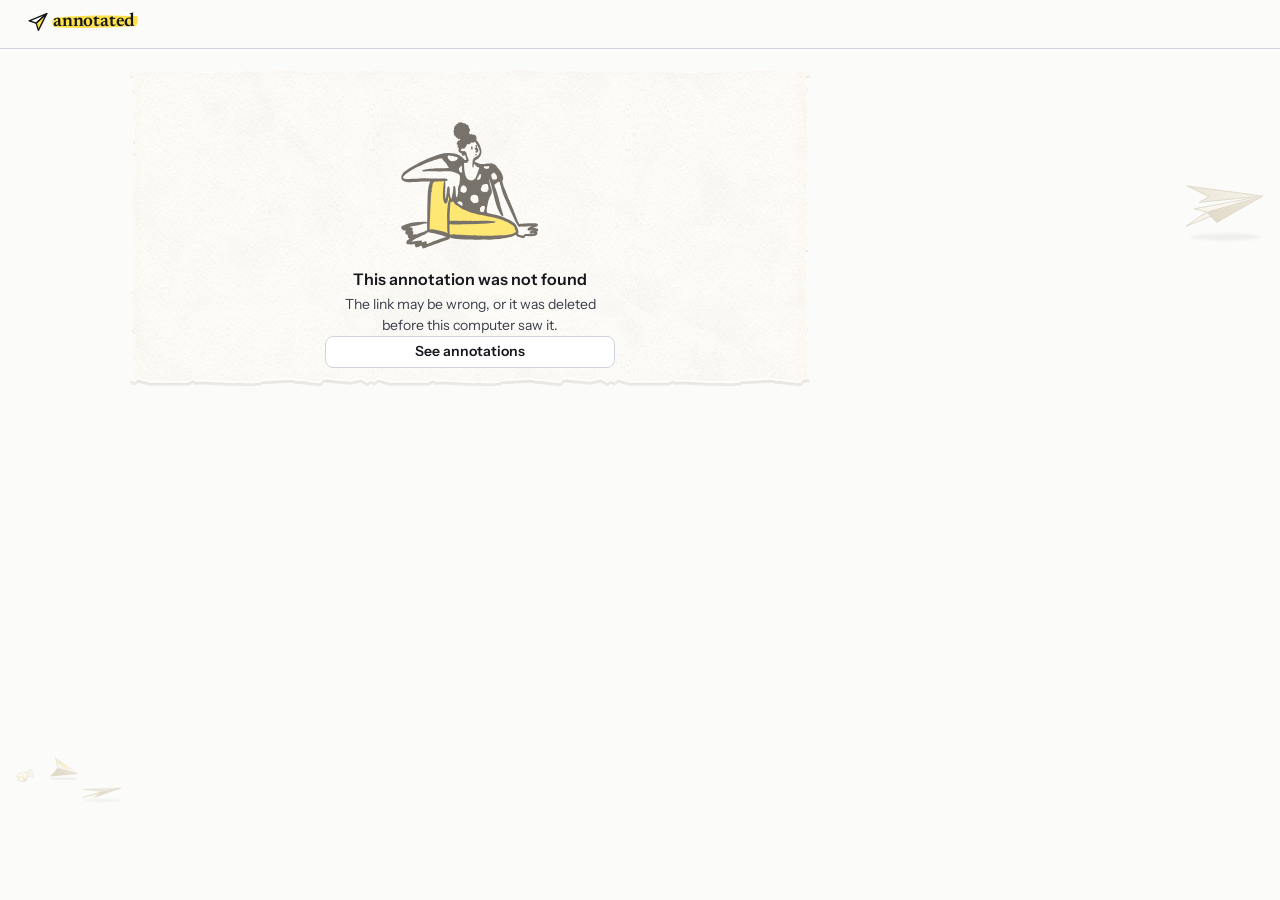
<file: extension/annotation.html>
<!doctype html>
<html lang="en">
<head>
  <meta charset="utf-8">
  <meta name="viewport" content="width=device-width, initial-scale=1">
  <title>Annotation</title>
  <link rel="stylesheet" href="fonts.css">
  <link rel="stylesheet" href="ui.css">
  <link rel="stylesheet" href="fold.css">
</head>
<body>
  <div id="page"><div class="bootSkel" aria-hidden="true">
      <div class="bootBar"></div>
      <div class="bootMain"><span class="bootLine w40"></span><span class="bootBlock"></span><span class="bootLine w80"></span><span class="bootLine w60"></span></div>
    </div></div>
  <script src="brand.js"></script>
  <script src="waveform.js"></script>
  <script src="prefs.js"></script>
  <script src="fold.js"></script>
  <script src="vendor/supabase.js"></script>
  <script src="backend.js"></script>
  <script src="cloud.js"></script>
  <script src="emoji-data.js"></script>
  <script src="emojikit.js"></script>
  <script src="panel-kit.js"></script>
  <script src="giphy.js"></script>
  <script src="compose.js"></script>
  <script src="articlepanel.js"></script>
  <script src="postpanel.js"></script>
  <script src="gifmaker.js"></script>
  <script src="paperdeco.js"></script>
  <script src="annotation-page.js"></script>
  <script src="store.js"></script>
  <script src="annotation.js"></script>
</body>
</html>
</file>
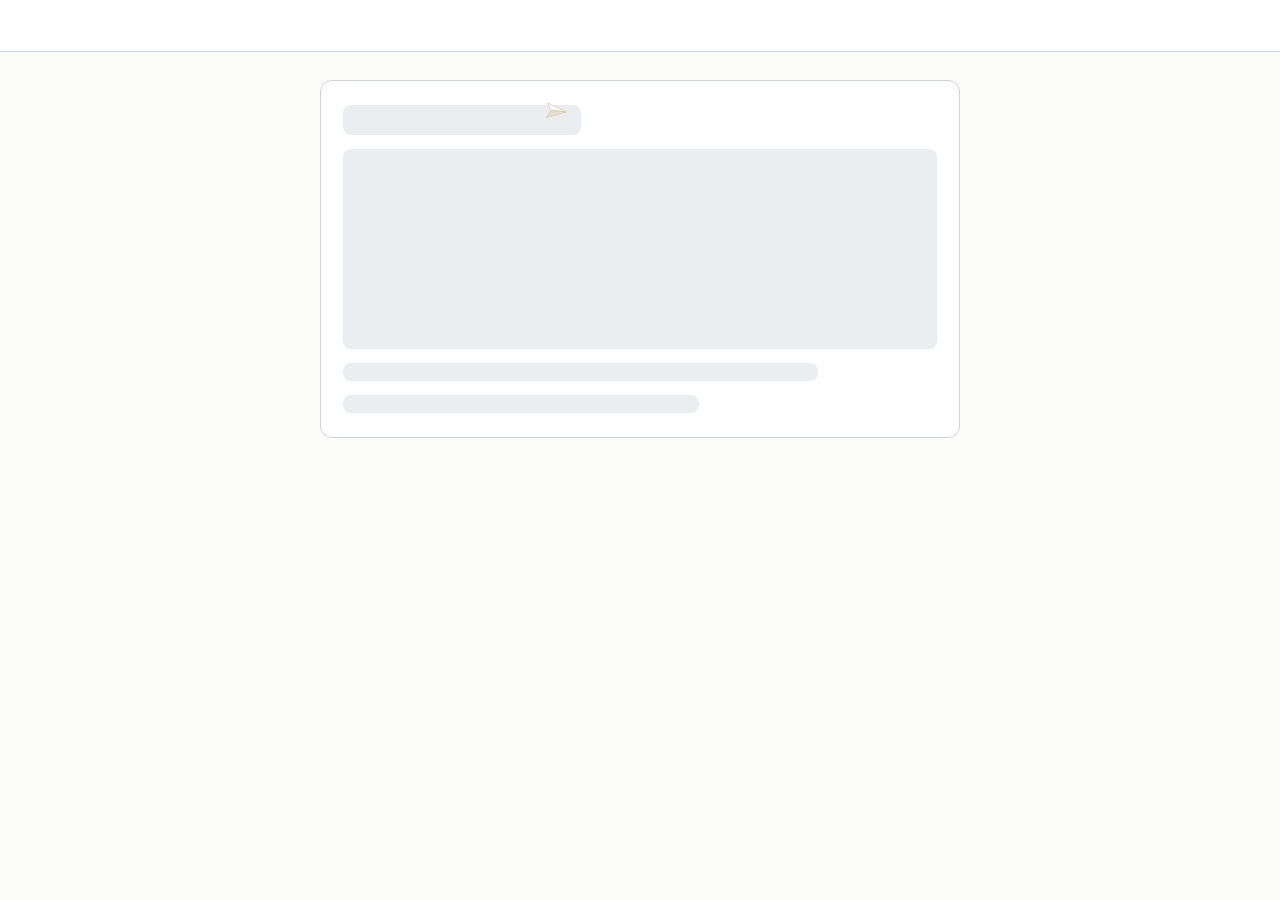
<file: extension/feed.html>
<!doctype html>
<html lang="en">
<head>
  <meta charset="utf-8">
  <meta name="viewport" content="width=device-width, initial-scale=1">
  <title>annotated</title>
  <link rel="stylesheet" href="fonts.css">
  <link rel="stylesheet" href="ui.css">
</head>
<body>
  <div id="feed"><div class="bootSkel" aria-hidden="true">
      <div class="bootBar"></div>
      <div class="bootMain"><span class="bootLine w40"></span><span class="bootBlock"></span><span class="bootLine w80"></span><span class="bootLine w60"></span></div>
    </div></div>
  <script src="brand.js"></script>
  <script src="prefs.js"></script>
  <script src="vendor/supabase.js"></script>
  <script src="backend.js"></script>
  <script src="cloud.js"></script>
  <script src="panel-kit.js"></script>
  <script src="compose.js"></script>
  <script src="articlepanel.js"></script>
  <script src="postpanel.js"></script>
  <script src="paperdeco.js"></script>
  <script src="annotation-page.js"></script>
  <script src="store.js"></script>
  <script src="feed.js"></script>
</body>
</html>
</file>
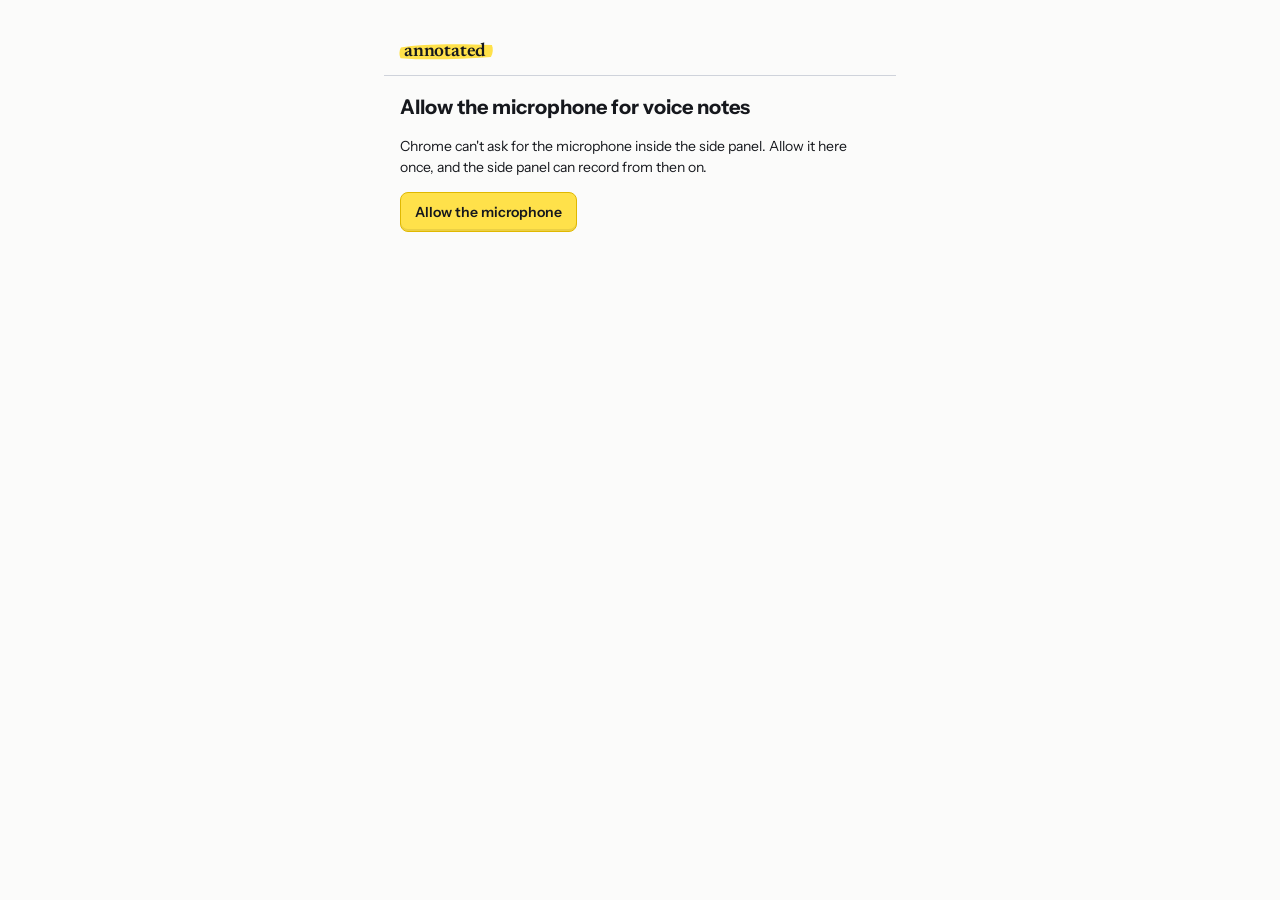
<file: extension/mic.html>
<!doctype html>
<html lang="en">
<head><meta charset="utf-8"><title>Allow the microphone</title><link rel="stylesheet" href="fonts.css">
  <link rel="stylesheet" href="ui.css"></head>
<body class="micpage">
  <header class="brand"><span class="wordmark" aria-label="annotated"><svg viewBox="0 0 100 30" preserveAspectRatio="none" aria-hidden="true"><path d="M3 9.5C22 4.5 58 3.2 97.5 5.8c1.6 5.4 1.2 12.4-1 18.6C62 28.2 27 29.3 2.6 26.2.9 20.6 1.2 14.2 3 9.5z"/></svg><span aria-hidden="true">annotated</span></span></header>
  <h1>Allow the microphone for voice notes</h1>
  <p>Chrome can't ask for the microphone inside the side panel. Allow it here once, and the side panel can record from then on.</p>
  <button id="allow" class="primary">Allow the microphone</button>
  <p id="status" class="hint"></p>
  <script src="mic.js"></script>
</body>
</html>
</file>
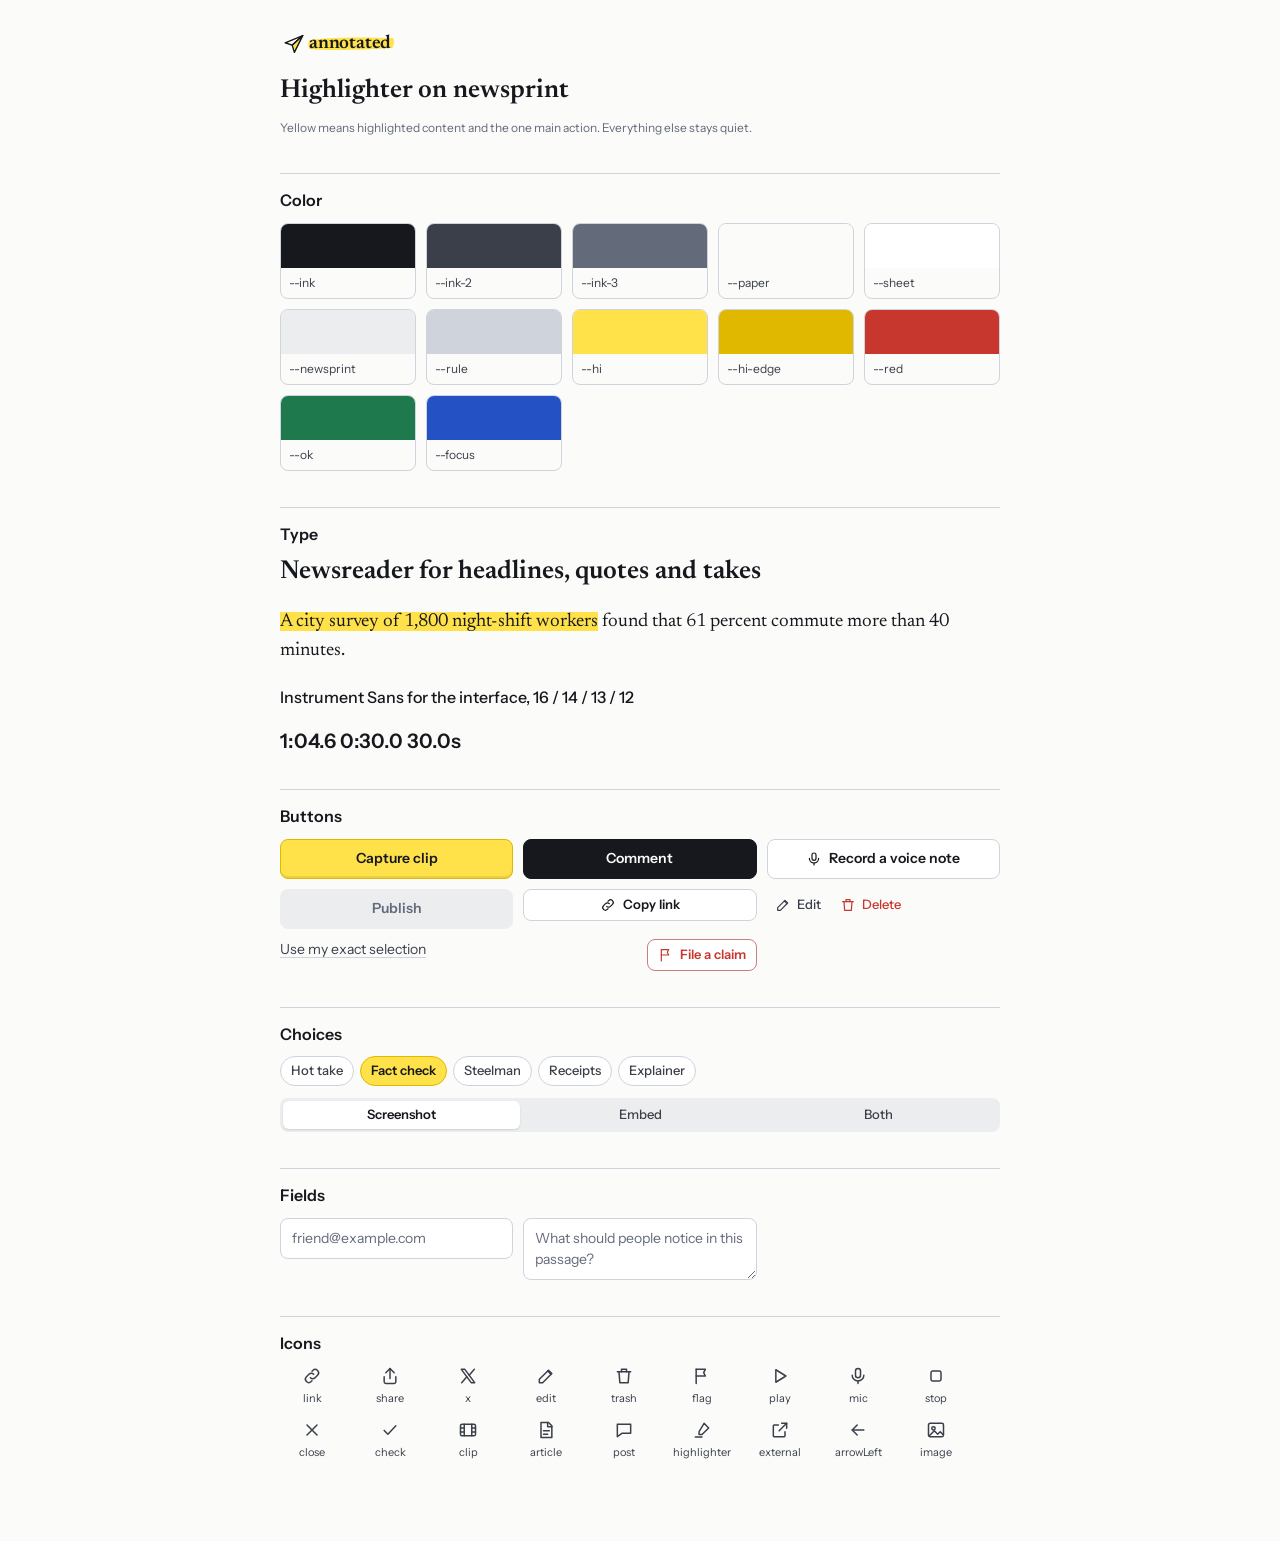
<file: extension/styleguide.html>
<!doctype html>
<html lang="en">
<head>
  <meta charset="utf-8">
  <meta name="viewport" content="width=device-width, initial-scale=1">
  <title>annotated style guide</title>
  <link rel="stylesheet" href="fonts.css">
  <link rel="stylesheet" href="ui.css">
  <style>
    main { max-width: 760px; margin: 0 auto; padding: 32px 20px 80px; }
    h1 { font: 600 var(--t-2xl)/1.2 var(--serif); margin: 16px 0 4px; }
    h2 { font: 600 var(--t-l)/1.3 var(--sans); margin: 36px 0 12px; padding-top: 16px; border-top: 1px solid var(--rule); }
    .sw { display: grid; grid-template-columns: repeat(auto-fill, minmax(130px, 1fr)); gap: 10px; }
    .sw div { border: 1px solid var(--rule); border-radius: var(--r-m); overflow: hidden; font-size: var(--t-xs); }
    .sw i { display: block; height: 44px; }
    .sw span { display: block; padding: 6px 8px; color: var(--ink-2); }
    .grid { display: grid; grid-template-columns: repeat(auto-fill, minmax(200px, 1fr)); gap: 10px; align-items: start; }
    .icons { display: flex; flex-wrap: wrap; gap: 14px; color: var(--ink-2); }
    .icons span { display: grid; justify-items: center; gap: 4px; font-size: 11px; width: 64px; }
  </style>
</head>
<body>
<main>
  <div id="wm"></div>
  <h1>Highlighter on newsprint</h1>
  <p class="ameta">Yellow means highlighted content and the one main action. Everything else stays quiet.</p>

  <h2>Color</h2>
  <div class="sw" id="sw"></div>

  <h2>Type</h2>
  <p style="font: 600 var(--t-2xl)/1.2 var(--serif); margin: 0">Newsreader for headlines, quotes and takes</p>
  <p style="font: 400 19px/1.55 var(--serif)"><mark style="background: var(--hi); color: var(--hi-ink)">A city survey of 1,800 night-shift workers</mark> found that 61 percent commute more than 40 minutes.</p>
  <p style="font: 500 var(--t-l)/1.5 var(--sans); margin: 0">Instrument Sans for the interface, 16 / 14 / 13 / 12</p>
  <p class="num" style="font: 600 20px var(--sans)">1:04.6  0:30.0  30.0s</p>

  <h2>Buttons</h2>
  <div class="grid">
    <button class="primary">Capture clip</button>
    <button class="strong">Comment</button>
    <button class="ghost" id="bmic"></button>
    <button class="primary" disabled>Publish</button>
    <button class="ghost sm" id="blink"></button>
    <span><button class="quiet" id="bedit"></button> <button class="quiet danger" id="bdel"></button></span>
    <span><button class="link">Use my exact selection</button></span>
    <button class="claim" id="bclaim"></button>
  </div>

  <h2>Choices</h2>
  <div class="tags" role="radiogroup"><button class="tagbtn" role="radio" aria-checked="false">Hot take</button><button class="tagbtn" role="radio" aria-checked="true">Fact check</button><button class="tagbtn" role="radio" aria-checked="false">Steelman</button><button class="tagbtn" role="radio" aria-checked="false">Receipts</button><button class="tagbtn" role="radio" aria-checked="false">Explainer</button></div>
  <div class="seg"><label><input type="radio" name="s" checked><span>Screenshot</span></label><label><input type="radio" name="s"><span>Embed</span></label><label><input type="radio" name="s"><span>Both</span></label></div>

  <h2>Fields</h2>
  <div class="grid"><input type="text" placeholder="friend@example.com"><textarea rows="2" placeholder="What should people notice in this passage?"></textarea></div>

  <h2>Icons</h2>
  <div class="icons" id="icons"></div>
</main>
<script src="brand.js"></script>
<script src="styleguide.js"></script>
</body>
</html>
</file>
<file: extension/fonts.css>
@font-face { font-family: 'Instrument Sans'; font-style: normal; font-weight: 400 700; font-display: swap; src: url('fonts/InstrumentSans-normal.woff2') format('woff2'); unicode-range: U+0000-00FF, U+0131, U+0152-0153, U+02BB-02BC, U+02C6, U+02DA, U+02DC, U+0304, U+0308, U+0329, U+2000-206F, U+20AC, U+2122, U+2191, U+2193, U+2212, U+2215, U+FEFF, U+FFFD; }
@font-face { font-family: 'Newsreader'; font-style: italic; font-weight: 400; font-display: swap; src: url('fonts/Newsreader-italic.woff2') format('woff2'); unicode-range: U+0000-00FF, U+0131, U+0152-0153, U+02BB-02BC, U+02C6, U+02DA, U+02DC, U+0304, U+0308, U+0329, U+2000-206F, U+20AC, U+2122, U+2191, U+2193, U+2212, U+2215, U+FEFF, U+FFFD; }
@font-face { font-family: 'Newsreader'; font-style: normal; font-weight: 400 600; font-display: swap; src: url('fonts/Newsreader-normal.woff2') format('woff2'); unicode-range: U+0000-00FF, U+0131, U+0152-0153, U+02BB-02BC, U+02C6, U+02DA, U+02DC, U+0304, U+0308, U+0329, U+2000-206F, U+20AC, U+2122, U+2191, U+2193, U+2212, U+2215, U+FEFF, U+FFFD; }
</file>
<file: extension/ui.css>
/* =====================================================================
   annotated design system. Highlighter on newsprint.
   Yellow means highlighted content and the one main action. Everything else stays quiet.
   ===================================================================== */
:root {
  /* Palette */
  --ink: #16181D;          /* text, strong buttons */
  --ink-2: #3A3F4A;        /* secondary text */
  --ink-3: #636A79;        /* tertiary text, 5:1 on paper */
  --paper: #FBFBFA;        /* page background */
  --sheet: #FFFFFF;        /* cards and fields */
  --newsprint: #ECEDEF;    /* quiet fills */
  --rule: #CFD3DB;         /* hairlines. Dark enough to survive a projector or a compressed recording */
  --hi: #FFE14A;           /* highlighter */
  --hi-deep: #F2C600;      /* where the nib lands */
  --hi-lift: #FFEE9E;      /* where it leaves the paper */
  --hi-edge: #E0B800;      /* highlighter edge */
  --hi-pending: #FFF0A8;   /* the pen resting, over what would be taken */
  --hi-ink: #16181D;       /* text on highlighter, same in both themes */
  --red: #C8372D;          /* editor's red pen: claims and errors */
  --ok: #1E7A4C;
  --focus: #2451C4;
  /* Aliases kept for older rules */
  --ink-soft: var(--ink-3); --bad: var(--red);
  /* Type */
  --sans: 'Instrument Sans', system-ui, -apple-system, 'Segoe UI', Arial, sans-serif;
  --serif: 'Newsreader', Georgia, 'Times New Roman', serif;
  --font: var(--sans); --num: var(--sans);
  --t-xs: 12px; --t-s: 13px; --t-m: 14px; --t-l: 16px; --t-xl: 20px; --t-2xl: 26px;
  /* Shape */
  --r-s: 6px; --r-m: 8px; --r-l: 12px;
  --lift: 0 10px 28px rgba(22, 24, 29, .14);
  --blend: multiply; --hi-op: 1;
  color-scheme: light;
}
@media (prefers-color-scheme: dark) {
  :root:not([data-theme="light"]) {
    --ink: #ECEDEF; --ink-2: #C5C9D2; --ink-3: #9AA1AF;
    --paper: #111317; --sheet: #191C22; --newsprint: #23272F; --rule: #2F343D;
    --red: #F07D72; --ok: #5BC98F; --focus: #8FB0FF;
    --lift: 0 10px 28px rgba(0, 0, 0, .5);
    --blend: normal; --hi-op: .92; color-scheme: dark;
  }
}
:root[data-theme="dark"] {
  --ink: #ECEDEF; --ink-2: #C5C9D2; --ink-3: #9AA1AF;
  --paper: #111317; --sheet: #191C22; --newsprint: #23272F; --rule: #2F343D;
  --red: #F07D72; --ok: #5BC98F; --focus: #8FB0FF;
  --lift: 0 10px 28px rgba(0, 0, 0, .5);
  --blend: normal; --hi-op: .92; color-scheme: dark;
}

/* Base */
* { box-sizing: border-box; }
html, body { margin: 0; }
body { background: var(--paper); color: var(--ink); font: 400 var(--t-m)/1.5 var(--sans); -webkit-font-smoothing: antialiased; font-feature-settings: 'ss01'; }
button, a, input, textarea, select { font: inherit; color: inherit; }
a { color: inherit; text-decoration-color: var(--rule); text-underline-offset: 3px; }
a:hover { text-decoration-color: currentColor; }
:focus-visible { outline: 2px solid var(--focus); outline-offset: 2px; border-radius: 2px; }
::selection { background: color-mix(in srgb, var(--hi) 55%, transparent); color: var(--hi-ink); }
[hidden] { display: none !important; }
.dbg { display: none !important; }
body.debug .dbg { display: revert !important; }
.num { font-variant-numeric: tabular-nums; }

/* Wordmark: the name over a hand-drawn highlighter swipe */
.wordmark { position: relative; display: inline-flex; align-items: center; font: 600 19px/1 var(--serif); letter-spacing: -0.01em; color: var(--ink); text-decoration: none; padding: 2px 4px; }
.wordmark svg { position: absolute; left: -2px; right: -4px; top: 46%; height: 84%; width: calc(100% + 6px); transform: translateY(-50%); z-index: 0; overflow: visible; }
.wordmark svg path { fill: var(--hi); opacity: var(--hi-op); }
.wordmark span { position: relative; z-index: 1; color: var(--hi-ink); }
.wordmark.sm { font-size: 15px; }
.mark { width: 22px; height: 12px; background: var(--hi); border-radius: 3px 6px 4px 7px; transform: skewX(-14deg) rotate(-4deg); display: inline-block; }

/* Icons */
.ic { width: 16px; height: 16px; flex: 0 0 auto; stroke: currentColor; fill: none; stroke-width: 1.8; stroke-linecap: round; stroke-linejoin: round; vertical-align: -3px; }
.ic.lg { width: 20px; height: 20px; }

/* Buttons. primary is the one main action per screen, strong is a solid secondary submit,
   ghost is an outlined secondary, link and quiet are text buttons. */
.primary, .strong, .ghost { display: inline-flex; align-items: center; justify-content: center; gap: 7px; width: 100%; min-height: 40px; padding: 8px 14px; border-radius: var(--r-m); font: 600 var(--t-m)/1.2 var(--sans); text-align: center; text-decoration: none; cursor: pointer; transition: background-color .15s, border-color .15s, color .15s, transform .08s; }
.primary { background: var(--hi); color: var(--hi-ink); border: 1px solid var(--hi-edge); box-shadow: inset 0 -2px 0 rgba(0, 0, 0, .08); }
.primary:hover:not(:disabled) { background: color-mix(in srgb, var(--hi) 78%, var(--hi-deep)); }
.strong { background: var(--ink); color: var(--paper); border: 1px solid var(--ink); }
.strong:hover:not(:disabled) { background: var(--ink-2); border-color: var(--ink-2); }
.ghost { background: var(--sheet); color: var(--ink); border: 1px solid var(--rule); }
.ghost:hover:not(:disabled) { border-color: var(--ink-3); }
.primary:active:not(:disabled), .strong:active:not(:disabled), .ghost:active:not(:disabled) { transform: translateY(1px); }
.primary:disabled, .strong:disabled, .ghost:disabled { background: var(--newsprint); border-color: var(--newsprint); color: var(--ink-3); box-shadow: none; cursor: default; }
.sm.primary, .sm.strong, .sm.ghost { min-height: 32px; padding: 5px 10px; font-size: var(--t-s); }
.link { display: inline; border: 0; background: none; padding: 0; font-size: inherit; color: var(--ink-2); text-decoration: underline; text-decoration-color: var(--rule); text-underline-offset: 3px; cursor: pointer; }
.link:hover { color: var(--ink); text-decoration-color: currentColor; }
.quiet { display: inline-flex; align-items: center; gap: 6px; min-height: 32px; padding: 4px 8px; border: 0; border-radius: var(--r-s); background: none; color: var(--ink-2); font: 500 var(--t-s)/1 var(--sans); cursor: pointer; }
.quiet:hover { background: var(--newsprint); color: var(--ink); }
.quiet.danger { color: var(--red); }

/* Fields */
input[type=text], input[type=email], input:not([type]), textarea { background: var(--sheet); color: var(--ink); border: 1px solid var(--rule); border-radius: var(--r-m); padding: 9px 11px; transition: border-color .15s, box-shadow .15s; }
input[type=text]:hover, input[type=email]:hover, textarea:hover { border-color: var(--ink-3); }
input[type=text]:focus, input[type=email]:focus, textarea:focus { outline: none; border-color: var(--focus); box-shadow: 0 0 0 3px color-mix(in srgb, var(--focus) 22%, transparent); }
::placeholder { color: var(--ink-3); opacity: 1; }

/* Choice chips: a highlighter swipe marks the chosen one */
.tags { display: flex; flex-wrap: wrap; gap: 6px; margin-bottom: 12px; container-type: inline-size; }
.tagbtn { position: relative; flex: 1 1 auto; min-width: 0; min-height: 30px; border: 1px solid var(--rule); background: var(--sheet); border-radius: 999px; padding: 4px 10px; font: 500 13px/1.2 var(--sans); color: var(--ink-2); cursor: pointer; white-space: nowrap; text-align: center; transition: border-color .15s, color .15s; }
.tagbtn:hover { border-color: var(--ink-3); color: var(--ink); }
.tagbtn[aria-checked="true"] { border-color: var(--hi-edge); color: var(--hi-ink); font-weight: 600; background: var(--hi); }

/* Segmented switch, a quieter alternative to radio buttons */
.seg { display: flex; padding: 3px; gap: 2px; background: var(--newsprint); border-radius: var(--r-m); }
.seg label { flex: 1; position: relative; }
.seg input { position: absolute; opacity: 0; inset: 0; margin: 0; cursor: pointer; }
.seg label > span { display: block; text-align: center; padding: 6px 4px; border-radius: 6px; font: 500 var(--t-s)/1.2 var(--sans); color: var(--ink-2); }
.seg input:checked + span { background: var(--sheet); color: var(--ink); font-weight: 600; box-shadow: 0 1px 2px rgba(0, 0, 0, .12); }
.seg input:focus-visible + span { outline: 2px solid var(--focus); outline-offset: 1px; }

/* Cards */
.card-s { background: var(--sheet); border: 1px solid var(--rule); border-radius: var(--r-l); }

/* Panel shell */
.panel { padding: 14px 16px 24px; }
.brand { display: flex; align-items: center; gap: 8px; margin: 0 -16px 16px; padding: 0 16px 12px; border-bottom: 1px solid var(--rule); }
.brand .build { margin-left: auto; font-size: var(--t-xs); color: var(--ink-3); }
.brand .x { margin-left: auto; display: grid; place-items: center; width: 30px; height: 30px; border: 0; border-radius: var(--r-s); background: none; cursor: pointer; color: var(--ink-3); }
.brand .x:hover { background: var(--newsprint); color: var(--ink); }
body.debug .brand .build + .x { margin-left: 8px; }
.empty { padding: 28px 4px; color: var(--ink-3); }

.source h1 { font: 600 17px/1.3 var(--serif); margin: 0 0 4px; letter-spacing: -0.005em; }
.srclink { font-size: var(--t-xs); color: var(--ink-3); word-break: break-all; }
.ameta { font-size: var(--t-xs); color: var(--ink-3); }

/* Trimmer */
.clipper { margin-top: 18px; }
.readout { display: grid; grid-template-columns: repeat(3, 1fr); gap: 8px; margin-bottom: 12px; }
.readout .k { display: block; font-size: 12px; color: var(--ink-soft); }
.readout .v { font-family: var(--num); font-size: 18px; font-weight: 650; font-variant-numeric: tabular-nums; }
.readout .v.over { color: var(--bad); }
.track { position: relative; height: 56px; background: var(--sheet); border: 1px solid var(--rule); border-radius: 8px; touch-action: none; overflow: hidden; }
.ticks { position: absolute; inset: 0; pointer-events: none; }
.ticks i { position: absolute; top: 0; bottom: 0; width: 1px; background: var(--rule); }
.range { position: absolute; top: 13px; height: 30px; min-width: 6px; cursor: grab; background: var(--hi); mix-blend-mode: var(--blend); opacity: var(--hi-op);
  border-radius: 4px 9px 5px 11px / 9px 5px 11px 6px; transform: skewX(-8deg); box-shadow: inset 0 -3px 0 rgba(242, 194, 0, .55); }
.range:active { cursor: grabbing; }
.handle { position: absolute; top: 6px; width: 16px; height: 44px; margin-left: -8px; border: 0; padding: 0; background: transparent; cursor: ew-resize; }
.handle::after { content: ""; position: absolute; left: 6px; top: 0; bottom: 0; width: 4px; border-radius: 2px; background: var(--ink); }
.playhead { position: absolute; top: 0; bottom: 0; width: 2px; margin-left: -1px; background: var(--focus); pointer-events: none; }
.scale { display: flex; justify-content: space-between; font-size: 11px; color: var(--ink-soft); margin: 4px 2px 10px; font-variant-numeric: tabular-nums; }
.overview { position: relative; height: 10px; border-radius: 5px; background: var(--rule); cursor: pointer; }
.owin { position: absolute; top: 0; bottom: 0; border-radius: 5px; background: rgba(91, 100, 117, .3); }
.osel { position: absolute; top: 0; bottom: 0; min-width: 3px; border-radius: 5px; background: var(--hi-edge); }
.oplay { position: absolute; top: -3px; bottom: -3px; width: 2px; background: var(--focus); }
.row { display: flex; gap: 8px; margin-top: 14px; }
.row > * { flex: 1; }
.hint { font-size: 12px; color: var(--ink-soft); margin: 8px 0 0; }

.act { margin-top: 20px; }
.progress { margin-top: 12px; }
.pbar { height: 6px; border-radius: 3px; background: var(--rule); overflow: hidden; }
.fill { height: 100%; width: 0; background: var(--hi-edge); transition: width .2s linear; }
.prow { display: flex; justify-content: space-between; font-size: 12px; margin-top: 6px; font-variant-numeric: tabular-nums; }
.error { color: var(--bad); margin: 10px 0 0; }

/* Results */
.result { margin-top: 20px; }
.result video { width: 100%; border-radius: 8px; background: #000; display: block; }
.result.stale video, .result.stale .quote, .result.stale .ctx { opacity: .45; }
.resLabel { font-size: 12px; color: var(--ink-soft); margin: 0 0 6px; }
.result.stale .resLabel { color: var(--ink-3); }
.status { margin: 10px 0 0; font-size: 13px; }
.status.ok::before { content: "✓ "; color: var(--ok); font-weight: 700; }
.status.bad { color: var(--bad); }
.status.bad::before { content: "✗ "; font-weight: 700; }
.checks { list-style: none; padding: 0; margin: 12px 0 0; }
.checks li { display: grid; grid-template-columns: 18px 1fr; gap: 6px; padding: 5px 0; border-bottom: 1px solid var(--rule); font-size: 13px; }
.checks li:last-child { border-bottom: 0; }
.checks .s { font-weight: 700; }
.checks .pass .s { color: var(--ok); }
.checks .fail .s { color: var(--bad); }
.checks .info .s { color: var(--ink-soft); }
.checks .d { display: block; color: var(--ink-soft); font-size: 12px; overflow-wrap: anywhere; }
.log { margin-top: 22px; font-size: 12px; color: var(--ink-soft); }
.log pre { white-space: pre-wrap; font-size: 11px; max-height: 180px; overflow: auto; background: var(--sheet); border: 1px solid var(--rule); border-radius: 6px; padding: 8px; }

/* Article mode */
.passage { margin-top: 18px; }
.quote { margin: 0; padding: 10px 12px; border-left: 4px solid var(--hi-edge); background: var(--sheet); border-radius: 0 8px 8px 0; font-family: var(--serif); font-size: 15px; line-height: 1.5; max-height: 260px; overflow: auto; }
.quote.bad { border-left-color: var(--bad); color: var(--ink-soft); }
.selBox { margin-bottom: 10px; }
.selHead, .selFoot { display: flex; justify-content: space-between; align-items: baseline; gap: 8px; font-size: 12px; color: var(--ink-soft); margin: 0 0 6px; }
.selFoot { margin: 6px 0 0; }
.ctx { margin: 10px 0 0; }
.ctx img { width: 100%; display: block; border: 1px solid var(--rule); border-radius: 8px; }
.ctx figcaption { font-size: 12px; color: var(--ink-soft); margin-top: 4px; }

/* Commentary */
.compose { margin-top: 24px; padding-top: 18px; border-top: 1px solid var(--rule); }
.step { font-size: 15px; margin: 0 0 10px; }
.compose textarea { width: 100%; resize: vertical; font-size: var(--t-l); line-height: 1.45; }
.count { text-align: right; font-size: 11px; color: var(--ink-soft); margin: 2px 0 12px; font-variant-numeric: tabular-nums; }
.voice { margin-bottom: 16px; }
.voice audio { width: 100%; margin-bottom: 4px; }
.voice .row { margin-top: 6px; }
.voice .micFix { margin-top: 8px; }
.recstate { display: flex; align-items: center; gap: 10px; border: 1px solid var(--rule); border-radius: 8px; padding: 8px 10px; background: var(--sheet); font-variant-numeric: tabular-nums; }
.recstate .dot { width: 10px; height: 10px; border-radius: 50%; background: var(--bad); }
.meter { flex: 1; height: 6px; border-radius: 3px; background: var(--rule); overflow: hidden; }
.meter span { display: block; height: 100%; width: 0; background: var(--ok); }
@media (prefers-reduced-motion: no-preference) { .recstate .dot { animation: blink 1s steps(2) infinite; } }
@keyframes blink { 50% { opacity: .25; } }
.pubcard { margin-top: 24px; padding: 14px; border: 1px solid var(--hi-edge); border-left-width: 6px; border-radius: 8px; background: var(--sheet); }
.pubcard p { margin: 0; }
.pubcard .row { margin-top: 12px; }

/* Annotation page */
.ann { max-width: 680px; margin: 0 auto; padding: 24px 16px 60px; }
.ann .loadmsg { display: none; color: var(--ink-soft); padding: 40px 0; text-align: center; }
.ann.loading .loadmsg { display: block; }
.ann.loading .annBody { visibility: hidden; height: 0; overflow: hidden; }
.banner { background: var(--sheet); border: 1px solid var(--hi-edge); border-left-width: 6px; border-radius: 8px; padding: 12px 14px; margin-bottom: 20px; }
.banner p { margin: 0 0 8px; }
.banner .invite { display: flex; gap: 8px; }
.banner input { flex: 1; min-width: 0; border: 1px solid var(--rule); border-radius: 8px; padding: 7px 10px; background: var(--paper); color: var(--ink); }
.banner .strong { width: auto; }
.banner .back { margin-top: 8px; }
.inviteMsg.bad { color: var(--bad); }
.who { display: flex; align-items: center; gap: 10px; }
.avatar { width: 40px; height: 40px; flex: 0 0 auto; border-radius: 50%; background: var(--ink); color: var(--paper); display: grid; place-items: center; font-weight: 700; }
.avatar.sm { width: 28px; height: 28px; font-size: 12px; }
.who .name { font-weight: 650; }
.who .uname, .who .stats { color: var(--ink-soft); font-size: 13px; font-weight: 400; }
.who .tag { margin-left: auto; background: var(--hi); color: var(--hi-ink); font-size: 12px; font-weight: 700; padding: 3px 10px; border-radius: 12px; }
.take { font-size: 20px; line-height: 1.4; margin: 14px 0; white-space: pre-wrap; overflow-wrap: anywhere; }
.vnote { display: flex; align-items: center; gap: 10px; margin: 0 0 16px; font-size: 13px; color: var(--ink-soft); }
.vnote audio { flex: 1; }
.clip { margin: 0; border: 1px solid var(--rule); border-radius: 12px; overflow: hidden; background: var(--sheet); }
.clip video { width: 100%; display: block; background: #000; aspect-ratio: 16/9; }
.clip figcaption { display: flex; flex-wrap: wrap; justify-content: space-between; gap: 6px; padding: 8px 12px; font-size: 13px; color: var(--ink-soft); }
.mediaErr { padding: 10px 12px; margin: 0; }
.pq { margin: 0 0 12px; }
.pq blockquote { margin: 0; font-family: var(--serif); font-size: 19px; line-height: 1.6; }
/* Drawn like a chisel tip rather than filled like a rectangle. Heavy where the pen lands, lighter where it
   leaves the last letter, and every corner a different radius so no edge reads as a box. */
.pq blockquote mark { background: linear-gradient(103deg, var(--hi-deep) 0 6%, var(--hi) 14% 88%, var(--hi-lift) 100%); color: var(--hi-ink); box-decoration-break: clone; -webkit-box-decoration-break: clone;
  padding: 1px 5px 3px 3px; margin: 0 -2px; border-radius: 4px 11px 5px 12px; }
.pq figcaption { font-size: 13px; color: var(--ink-soft); margin-top: 8px; }
.ctxshot { all: unset; box-sizing: border-box; display: block; width: 100%; position: relative; cursor: pointer; border: 1px solid var(--rule); border-radius: 12px; overflow: hidden; background: var(--sheet); max-height: 120px; }
.ctxshot img { width: 100%; display: block; }
.ctxshot::after { content: ""; position: absolute; left: 0; right: 0; bottom: 0; height: 64px; background: linear-gradient(to bottom, transparent, var(--sheet)); pointer-events: none; }
.ctxshot[aria-expanded="true"] { max-height: none; }
.ctxshot[aria-expanded="true"]::after { display: none; }
.ctxlabel { position: absolute; right: 10px; bottom: 8px; z-index: 1; font-size: 12px; font-weight: 600; background: var(--ink); color: var(--paper); padding: 4px 8px; border-radius: 6px; }
.ctxshot[aria-expanded="true"] .ctxlabel { position: static; display: inline-block; margin: 8px 10px; }
.ctxshot:focus-visible { outline: 2px solid var(--focus); outline-offset: 2px; }
.srccard { display: grid; grid-template-columns: 132px 1fr; gap: 12px; align-items: center; margin-top: 12px; padding: 10px; border: 1px solid var(--rule); border-radius: 12px; text-decoration: none; background: var(--sheet); }
.srccard img { width: 132px; aspect-ratio: 16/9; object-fit: cover; border-radius: 6px; background: #000; display: block; }
.srccard img.topleft { object-position: left top; }
.srccard .scard { display: block; min-width: 0; }
.srccard .st { display: block; font-weight: 650; line-height: 1.3; }
.srccard .sd { display: block; font-size: 12px; color: var(--ink-soft); margin-top: 2px; overflow-wrap: anywhere; }
button.srccard { width: 100%; font: inherit; color: inherit; text-align: left; cursor: pointer; }
button.srccard:hover { border-color: var(--ink-soft); }
.clip figcaption .link, .pq figcaption .link { font-size: inherit; }
.actions { display: flex; flex-wrap: wrap; gap: 8px; margin: 16px 0 26px; align-items: center; }
.actions .ghost, .actions .strong { width: auto; }
.claim { margin-left: auto; display: inline-flex; align-items: center; gap: 6px; min-height: 32px; border: 1px solid color-mix(in srgb, var(--red) 55%, var(--rule)); color: var(--red); background: var(--sheet); border-radius: var(--r-m); padding: 5px 10px; font: 600 var(--t-s)/1.2 var(--sans); cursor: pointer; }
.claim:hover { border-color: var(--red); }
.comments h3 { font-size: 15px; margin: 0 0 10px; }
.comments ul { list-style: none; padding: 0; margin: 0 0 12px; }
.comments li.cmt { display: flex; gap: 10px; padding: 10px 0; border-bottom: 1px solid var(--rule); }
.comments .cHead { display: flex; gap: 8px; align-items: baseline; font-size: 13px; }
.comments .cHead time { color: var(--ink-soft); font-size: 12px; }
.comments li p { margin: 2px 0 0; overflow-wrap: anywhere; }
.comments .empty { color: var(--ink-soft); font-size: 13px; padding: 4px 0 10px; }
.comments textarea, dialog textarea, dialog input[type=text], dialog input[type=email] { width: 100%; border: 1px solid var(--rule); border-radius: 8px; padding: 8px 10px; background: var(--sheet); color: var(--ink); }
.comments .strong { width: auto; }
.note { font-size: 12px; color: var(--ink-soft); }
dialog { border: 1px solid var(--rule); border-radius: 12px; background: var(--paper); color: var(--ink); max-width: 440px; width: calc(100% - 32px); padding: 20px; }
dialog::backdrop { background: rgba(10, 14, 22, .5); }
dialog h3 { margin: 0 0 6px; }
dialog label { display: block; font-size: 13px; margin: 10px 0 4px; }
dialog fieldset { border: 0; padding: 0; margin: 10px 0 0; }
dialog legend { font-size: 13px; padding: 0; }
dialog .radio { display: flex; gap: 8px; align-items: center; margin: 6px 0; }
dialog .radio input { margin: 0; }

.micpage { max-width: 520px; margin: 40px auto; padding: 0 20px; }
.micpage h1 { font-size: 20px; }
.micpage .primary { width: auto; }
@media (prefers-reduced-motion: reduce) { .fill { transition: none; } }

/* Round 3 additions */
.asLink { all: unset; cursor: pointer; }
.asLink:hover { text-decoration: underline; }
.asLink:focus-visible, .tagLink:focus-visible { outline: 2px solid var(--focus); outline-offset: 2px; }
.who .avatar.asLink { width: 40px; height: 40px; border-radius: 50%; background: var(--ink); color: var(--paper); display: grid; place-items: center; font-weight: 700; }
.who .avatar.asLink:hover { text-decoration: none; }
.tagLink { border: 0; cursor: pointer; font: inherit; }
.tagLink:hover { outline: 1px solid var(--hi-edge); }
.banner { position: relative; }
.bannerX { position: absolute; right: 8px; top: 6px; border: 0; background: none; cursor: pointer; color: var(--ink-soft); font-size: 18px; line-height: 1; padding: 2px 6px; }
.ann > .annBody > .back { display: inline-block; margin: 0 0 14px; }
.ctxthumb { all: unset; box-sizing: border-box; display: block; width: 100%; margin-top: 10px; cursor: zoom-in; border: 1px solid var(--rule); border-radius: 8px; overflow: hidden; background: var(--sheet); }
.ctxthumb img { width: 100%; height: 64px; object-fit: cover; object-position: left top; display: block; }
.ctxthumb span { display: block; font-size: 12px; color: var(--ink-soft); padding: 4px 8px; }
.ctxthumb:focus-visible { outline: 2px solid var(--focus); outline-offset: 2px; }
.shotdlg { max-width: min(1000px, calc(100% - 32px)); width: auto; }
.shotdlg img { display: block; max-width: 100%; border-radius: 6px; }
.shotdlg .strong { width: auto; margin-top: 12px; }
.selMode { font-size: 12px; color: var(--ink-soft); margin-top: 2px; }
.selCount { white-space: nowrap; }
.dupcard { margin-top: 12px; padding: 12px 14px; border: 1px solid var(--bad); border-radius: 8px; background: var(--sheet); }
.dupcard p { margin: 0; }
.dupcard .row { margin-top: 10px; }
.feed h1 { font-size: 20px; margin: 0; }
.feedHead { margin-bottom: 18px; }
.feedHead .note { margin: 10px 0 0; }
.feedHead .allLink { margin-top: 6px; }
.cards { list-style: none; margin: 0; padding: 0; display: grid; gap: 10px; }
.card { all: unset; box-sizing: border-box; cursor: pointer; display: grid; grid-template-columns: 120px 1fr; gap: 12px; width: 100%; padding: 10px; border: 1px solid var(--rule); border-radius: 12px; background: var(--sheet); }
.card:hover { border-color: var(--ink-soft); }
.card:focus-visible { outline: 2px solid var(--focus); outline-offset: 2px; }
.card img { width: 120px; aspect-ratio: 16/9; object-fit: cover; object-position: left top; border-radius: 6px; background: #000; }
.cbody { display: grid; gap: 3px; min-width: 0; }
.cmeta { font-size: 12px; color: var(--ink-soft); }
.ctake { font-weight: 600; overflow-wrap: anywhere; }
.csrc { font-size: 13px; color: var(--ink-soft); overflow-wrap: anywhere; }
.tag.sm { font-size: 11px; padding: 1px 7px; background: var(--hi); color: var(--hi-ink); border-radius: 10px; font-weight: 700; }
.annside h2 { font-size: 15px; margin: 0 0 6px; }
.annside .permalink { font-size: 12px; color: var(--ink-soft); overflow-wrap: anywhere; margin: 0 0 10px; }
.annside .row { margin-top: 8px; }
.annside ul { list-style: none; padding: 0; margin: 8px 0 0; }
.annside li button { all: unset; box-sizing: border-box; display: block; width: 100%; cursor: pointer; padding: 8px 0; border-bottom: 1px solid var(--rule); font-size: 13px; }
.annside li button:hover { text-decoration: underline; }

.annside .sub { margin-top: 22px; }

/* Round 4 */
.comments .cText { margin-bottom: 0; }
.comments .cPost { margin: 8px 0 12px; }
.comments .cHead .cDel { margin-left: auto; font-size: 12px; }
.comments .cBody { flex: 1; min-width: 0; }
.comments .cMore { margin-top: 4px; }
.delWrap { font-size: 13px; }
.delAsk { color: var(--bad); }
.annside li button { display: grid; gap: 1px; }
.annside .kind { font-size: 11px; font-weight: 700; color: var(--ink-soft); }
.annside .ltake { font-weight: 600; }
.annside .lsrc { font-size: 12px; color: var(--ink-soft); }
.annside li button[aria-current="page"] .ltake { text-decoration: underline; }
.sideDel { font-size: 13px; margin: 8px 0 0; }

/* Round 5 */
.clipSummary { display: flex; justify-content: space-between; align-items: baseline; gap: 8px; margin-top: 14px; padding: 10px 12px; border: 1px solid var(--rule); border-radius: 8px; background: var(--sheet); font-size: 13px; }
.csText { font-variant-numeric: tabular-nums; }
.shotdlg img { max-width: 100%; height: auto; }

/* Round 6 */
.xembed { margin: 0 0 12px; padding: 14px 16px; border: 1px solid var(--rule); border-radius: 12px; background: var(--sheet); }
.xembed .xhead { display: flex; align-items: center; gap: 8px; font-size: 14px; }
.xembed p { margin: 10px 0; font-size: 17px; line-height: 1.45; white-space: pre-wrap; overflow-wrap: anywhere; }
.xembed .xfoot { display: flex; justify-content: space-between; gap: 8px; font-size: 13px; color: var(--ink-soft); }
.xshot { margin: 0 0 12px; border: 1px solid var(--rule); border-radius: 12px; overflow: hidden; background: var(--sheet); }
.xshot img { width: 100%; display: block; }
.xshot figcaption { display: flex; flex-wrap: wrap; justify-content: space-between; gap: 6px; padding: 8px 12px; font-size: 13px; color: var(--ink-soft); border-top: 1px solid var(--rule); }
.srccard .sdesc { display: -webkit-box; -webkit-line-clamp: 2; -webkit-box-orient: vertical; overflow: hidden; font-size: 13px; line-height: 1.4; margin-top: 3px; }
.editBox { margin: 14px 0; }
.editBox textarea { width: 100%; border: 1px solid var(--rule); border-radius: 8px; padding: 8px 10px; background: var(--sheet); color: var(--ink); font-size: 16px; }
.editBox .row .ghost, .editBox .row .primary { width: 100%; }
.showAs { border: 0; padding: 0; margin: 12px 0 0; display: block; }
.showAs legend { padding: 0; margin-bottom: 6px; font-size: var(--t-xs); color: var(--ink-3); }

.who .tagSlot { margin-left: auto; }
.who .tagSlot .tag { margin-left: 0; }

/* ===== Phase 2: side panel structure ===== */
.panel { padding-top: 0; }
.panel > .brand { padding-top: 14px; }
.phead { position: sticky; top: 0; z-index: 5; background: var(--paper); margin: -16px -16px 14px; padding: 12px 16px 10px; border-bottom: 1px solid var(--rule); }
.pkind { display: inline-flex; align-items: center; gap: 6px; font: 600 var(--t-xs)/1 var(--sans); color: var(--ink-3); text-transform: none; letter-spacing: .01em; }
.ptitle { font: 600 17px/1.28 var(--serif); margin: 6px 0 2px; letter-spacing: -0.005em; display: -webkit-box; -webkit-line-clamp: 2; -webkit-box-orient: vertical; overflow: hidden; }
.pmeta { font-size: var(--t-xs); color: var(--ink-3); min-height: 1em; }
.steps { list-style: none; display: flex; gap: 4px; margin: 10px 0 0; padding: 0; }
.steps li { flex: 1; display: flex; align-items: center; gap: 6px; font: 500 var(--t-xs)/1 var(--sans); color: var(--ink-3); padding-top: 7px; border-top: 3px solid var(--newsprint); }
.steps li i { display: grid; place-items: center; width: 18px; height: 18px; border-radius: 50%; background: var(--newsprint); font: 600 11px/1 var(--sans); font-style: normal; color: var(--ink-2); }
.steps li i .ic { width: 12px; height: 12px; stroke-width: 2.6; }
.steps li.now { color: var(--ink); font-weight: 600; border-top-color: var(--hi); }
.steps li.now i { background: var(--hi); color: var(--hi-ink); }
.steps li.done { color: var(--ink-2); border-top-color: var(--hi-edge); }
.steps li.done i { background: var(--ink); color: var(--paper); }

/* Trimmer */
.clipper { margin-top: 4px; }
.readout { display: grid; grid-template-columns: 1fr auto 1fr auto; align-items: end; gap: 8px; margin-bottom: 12px; }
.readout label { display: grid; gap: 3px; min-width: 0; }
.readout .k { font-size: var(--t-xs); color: var(--ink-3); }
.readout input.v { width: 100%; font: 600 17px/1 var(--sans); padding: 7px 8px; border-radius: var(--r-m); background: var(--sheet); }
.readout .dash { font-size: var(--t-xs); color: var(--ink-3); padding-bottom: 10px; }
.lenbox { display: grid; gap: 3px; text-align: right; padding-left: 4px; }
.lenbox .v { font: 600 17px/1 var(--sans); padding: 8px 0; }
.readout .v.over { color: var(--red); }
.track { height: 52px; border-radius: var(--r-m); background: var(--sheet); }
.range { top: 11px; height: 30px; }
.handle { top: 4px; }
.handle:focus-visible::after { background: var(--focus); }
.tools { display: flex; align-items: center; justify-content: space-between; gap: 8px; margin-top: 12px; }
.toolsR { display: flex; gap: 6px; }
.tools .ghost { width: auto; }
.clipper .hint { margin-top: 8px; }
.clipSummary { margin-top: 0; }
.clipSummary .quiet { min-height: 28px; }
.resLabel { font-size: var(--t-xs); color: var(--ink-3); }

/* Take step */
.compose { margin-top: 18px; padding-top: 16px; }
.step { font: 600 var(--t-l)/1.3 var(--sans); margin: 0 0 10px; }
.takefield { border: 1px solid var(--rule); border-radius: var(--r-m); background: var(--sheet); transition: border-color .15s, box-shadow .15s; }
.takefield:hover { border-color: var(--ink-3); }
.takefield:focus-within { border-color: var(--focus); box-shadow: 0 0 0 3px color-mix(in srgb, var(--focus) 22%, transparent); }
.takefield textarea { display: block; width: 100%; border: 0; box-shadow: none; background: transparent; resize: vertical; min-height: 92px; padding: 10px 12px 4px; }
.takefield textarea:focus { box-shadow: none; }
.tfbar { display: flex; align-items: center; justify-content: space-between; padding: 2px 4px 4px 12px; }
.tfbar .count { margin: 0; text-align: left; font-size: var(--t-xs); color: var(--ink-3); }
.voice { margin: 10px 0 14px; }
.voice:empty { display: none; }
.publishHint { text-align: center; }

/* Published */
.pubcard { margin-top: 18px; padding: 16px; border: 1px solid var(--rule); border-left: 0; border-radius: var(--r-l); background: var(--sheet); display: grid; gap: 10px; box-shadow: inset 4px 0 0 var(--hi); }
.pubhead { display: flex; gap: 10px; align-items: flex-start; }
.pubhead b { font: 600 var(--t-l)/1.2 var(--sans); }
.pubhead p { margin: 2px 0 0; font-size: var(--t-s); color: var(--ink-2); }
.pubcheck { display: grid; place-items: center; width: 28px; height: 28px; border-radius: 50%; background: var(--hi); color: var(--hi-ink); flex: 0 0 auto; }
.pubcheck .ic { stroke-width: 2.6; }
.publink { font-size: var(--t-xs); color: var(--ink-3); background: var(--newsprint); border-radius: var(--r-s); padding: 6px 8px; overflow-wrap: anywhere; }
.pubcard .row { margin: 0; }
.pubcard .link.new { justify-self: center; font-size: var(--t-s); }

/* Empty states */
.emptyState { text-align: center; padding: 18px 8px 8px; color: var(--ink-2); }
.emptyState .illo { width: 150px; height: auto; display: block; margin: 0 auto 10px; }
.emptyState .esTitle { font: 600 var(--t-l)/1.3 var(--sans); color: var(--ink); margin: 0 0 4px; }
.emptyState p { margin: 0 auto; max-width: 290px; font-size: var(--t-s); }
.shellEmpty { padding-top: 40px; }
.esIcons { display: flex; justify-content: center; gap: 12px; margin-bottom: 14px; color: var(--ink-3); }
.esIcons .ic { width: 26px; height: 26px; }
.passage .selHint { margin-bottom: 4px; }
.result, .compose, .vResult, .aResult, .pResult { scroll-margin-top: 150px; }

/* ===== Phase 3: annotated.com pages ===== */
.site { min-height: 100vh; background: var(--paper); }
.sitebar { position: sticky; top: 0; z-index: 20; display: flex; align-items: center; gap: 16px; padding: 10px 24px; background: color-mix(in srgb, var(--paper) 92%, transparent); backdrop-filter: blur(8px); border-bottom: 1px solid var(--rule); }
.wmBtn { all: unset; cursor: pointer; border-radius: var(--r-s); }
.wmBtn:focus-visible { outline: 2px solid var(--focus); outline-offset: 4px; }
.sitenav { margin-left: auto; display: flex; gap: 4px; }
.navBtn { display: inline-flex; align-items: center; gap: 7px; min-height: 34px; padding: 5px 12px; border: 0; border-radius: 999px; background: none; color: var(--ink-2); font: 500 var(--t-m)/1 var(--sans); cursor: pointer; }
.navBtn:hover { background: var(--newsprint); color: var(--ink); }
.navBtn[aria-current="page"] { color: var(--ink); font-weight: 600; background: var(--newsprint); }
.avatar.xs { width: 22px; height: 22px; font-size: 11px; }
.avatar.lg { width: 56px; height: 56px; font-size: 22px; }
.sitegrid { display: grid; grid-template-columns: minmax(0, 660px) 300px; gap: 40px; justify-content: center; padding: 28px 24px 80px; }
.sitemain.ann { max-width: none; margin: 0; padding: 0; min-width: 0; }
.rail { display: grid; gap: 14px; align-content: start; position: sticky; top: 78px; }
.site { container-type: inline-size; }
@container (max-width: 1040px) { .sitegrid { grid-template-columns: minmax(0, 660px); } .rail { position: static; grid-template-columns: repeat(auto-fit, minmax(220px, 1fr)); } }
.railcard { background: var(--sheet); border: 1px solid var(--rule); border-radius: var(--r-l); padding: 16px; }
.railcard h2 { font: 600 var(--t-s)/1.3 var(--sans); margin: 0 0 10px; color: var(--ink); }
.railcard .who { display: flex; gap: 10px; align-items: center; }
.railcard .stats { font-size: var(--t-s); color: var(--ink-3); }
.tagcloud { display: flex; flex-wrap: wrap; gap: 6px; }
.tagpill { display: inline-flex; gap: 6px; align-items: center; border: 1px solid var(--rule); background: var(--paper); border-radius: 999px; padding: 4px 10px; font: 500 var(--t-s)/1.2 var(--sans); color: var(--ink); cursor: pointer; }
.tagpill:hover { border-color: var(--hi-edge); background: color-mix(in srgb, var(--hi) 30%, var(--paper)); }
.tagpill .num { color: var(--ink-3); font-size: var(--t-xs); }
.raillist { list-style: none; margin: 0; padding: 0; }
.raillist button { all: unset; box-sizing: border-box; display: block; width: 100%; cursor: pointer; padding: 7px 0; border-top: 1px solid var(--rule); font-size: var(--t-s); }
.raillist li:first-child button { border-top: 0; }
.raillist button:hover { text-decoration: underline; }

/* Annotation */
.annBody > .back { margin: 0 0 12px -8px; }
.annCard { background: var(--sheet); border: 1px solid var(--rule); border-radius: var(--r-l); padding: 22px 24px 16px; }
.annCard .who { margin-bottom: 4px; }
.annCard .who .name { font-weight: 600; }
.when { display: block; font-size: var(--t-xs); color: var(--ink-3); }
.annCard .take { font: 500 26px/1.32 var(--serif); letter-spacing: -0.01em; margin: 16px 0 18px; }
/* The short stroke under the take read as a stray mark (recording of 2026-09-25 at 14:08, 1:18). Gone. */
.annCard .take::after { display: none !important; }
.vnote { display: flex; align-items: center; gap: 10px; margin: 0 0 16px; padding: 6px 10px; border-radius: var(--r-m); background: var(--newsprint); color: var(--ink-2); }
.media { margin: 0 0 14px; }
.media .clip, .media .xembed, .media .xshot { margin: 0; }
.mediaTools { display: flex; justify-content: flex-end; margin-top: 6px; }
.pq { margin: 0; padding: 4px 0 0 18px; border-left: 3px solid var(--hi); }
.pq blockquote { font: 400 20px/1.6 var(--serif); }
.pq figcaption { display: flex; flex-wrap: wrap; justify-content: space-between; align-items: center; gap: 8px; margin-top: 10px; font-size: var(--t-s); color: var(--ink-3); }
.pq figcaption .link { color: var(--ink-2); }
.srccard { margin-top: 0; background: var(--paper); border-radius: var(--r-m); grid-template-columns: 104px 1fr; }
.srccard img { width: 104px; }
.skind { display: flex; align-items: center; gap: 5px; font-size: var(--t-xs); color: var(--ink-3); margin-bottom: 2px; }
.skind .ic { width: 13px; height: 13px; }
.srccard .st { font: 600 var(--t-l)/1.3 var(--serif); }
.actions { display: flex; align-items: center; gap: 6px; margin: 16px 0 0; padding-top: 14px; border-top: 1px solid var(--rule); }
.actions .claim { margin-left: auto; border-color: var(--rule); color: var(--ink-2); background: none; }
.actions .claim:hover { border-color: var(--red); color: var(--red); }
.mwrap { position: relative; }
.menu { position: absolute; top: calc(100% + 6px); left: 0; z-index: 30; min-width: 200px; padding: 5px; background: var(--sheet); border: 1px solid var(--rule); border-radius: var(--r-m); box-shadow: var(--lift); display: grid; }
.menu > button, .menu > a { all: unset; box-sizing: border-box; display: flex; align-items: center; gap: 9px; padding: 8px 10px; border-radius: 6px; font: 500 var(--t-s)/1.2 var(--sans); color: var(--ink); cursor: pointer; }
.menu > button:hover, .menu > a:hover, .menu > button:focus-visible, .menu > a:focus-visible { background: var(--newsprint); }
.menu > .danger { color: var(--red); }
.delWrap { display: flex; flex-wrap: wrap; justify-content: space-between; align-items: center; gap: 8px; margin-top: 12px; padding: 10px 12px; border-radius: var(--r-m); background: color-mix(in srgb, var(--red) 8%, var(--sheet)); }
.delAsk { color: var(--red); font-size: var(--t-s); font-weight: 600; }
.banner { background: var(--sheet); border: 1px solid var(--rule); border-left: 0; box-shadow: inset 4px 0 0 var(--hi); border-radius: var(--r-l); padding: 14px 16px; margin-bottom: 16px; }
.bannerX { display: grid; place-items: center; width: 28px; height: 28px; border-radius: var(--r-s); right: 6px; top: 6px; }
.bannerX:hover { background: var(--newsprint); }
.comments { margin-top: 20px; background: var(--sheet); border: 1px solid var(--rule); border-radius: var(--r-l); padding: 18px 20px; }
.comments h3 { font: 600 var(--t-l)/1.3 var(--sans); margin: 0 0 12px; }
.comments .cText { width: 100%; resize: vertical; }
.cRow { display: flex; justify-content: flex-end; margin: 8px 0 6px; }
.comments li.cmt { border-bottom: 1px solid var(--rule); }
.comments li.cmt:last-child { border-bottom: 0; }

/* Feed */
.feedHead h1 { font: 600 var(--t-2xl)/1.2 var(--serif); margin: 0; }
.feedHead .who { display: flex; gap: 14px; align-items: center; }
.feedHead .stats { margin: 6px 0 0; }
.feedFilter { margin: 18px 0 16px; }
.feedFilter .num { color: var(--ink-3); font-size: var(--t-xs); margin-left: 2px; }
/* "Posts 2" used to break between the word and its number, which left the row two lines tall and ragged. */
.feedFilter label span { white-space: nowrap; }
.cards { gap: 12px; }
.card { grid-template-columns: 1fr 132px; padding: 16px 18px; border-radius: var(--r-l); gap: 16px; align-items: start; }
.card img { width: 132px; border-radius: var(--r-m); }
.cbody { gap: 6px; }
.cmeta { display: flex; align-items: center; gap: 6px; flex-wrap: wrap; }
.dotsep::before { content: ""; display: inline-block; width: 3px; height: 3px; border-radius: 50%; background: var(--ink-3); margin: 0 6px 2px 0; vertical-align: middle; }
.ctake { font: 500 19px/1.35 var(--serif); }
.csource { display: flex; gap: 8px; align-items: flex-start; padding: 8px 10px; border-radius: var(--r-m); background: var(--paper); border: 1px solid var(--rule); }
.csource .ic { margin-top: 2px; color: var(--ink-3); }
.cst { display: block; font-weight: 600; font-size: var(--t-s); }
.csn { display: block; font-size: var(--t-s); color: var(--ink-3); }
.cards .emptyState { border: 1px dashed var(--rule); border-radius: var(--r-l); padding: 30px; }
@container (max-width: 560px) { .card { grid-template-columns: 1fr; } .card img { display: none; } .sitebar { padding: 10px 14px; } .sitegrid { padding: 18px 12px 60px; } .annCard { padding: 18px 16px 12px; } .annCard .take { font-size: 22px; } }
.srccard.noimg { grid-template-columns: 1fr; }

/* ===== Phase 4: motion, states, polish ===== */
/* Signature moment. The take rises in, its underline is drawn, then the quote is highlighted line by line. */
@keyframes riseIn { from { opacity: 0; transform: translateY(8px); } to { opacity: 1; transform: none; } }
@keyframes drawIn { from { clip-path: inset(0 100% 0 0); } to { clip-path: inset(0 0 0 0); } }
@keyframes markIn { from { background-size: 0% 100%; } to { background-size: 100% 100%; } }
@keyframes popIn { 0% { transform: scale(.4); opacity: 0; } 70% { transform: scale(1.12); opacity: 1; } 100% { transform: scale(1); } }
.annCard.fresh .take { animation: riseIn .45s cubic-bezier(.2, .7, .2, 1) both; }
.annCard.fresh .take::after { animation: drawIn .45s cubic-bezier(.3, .7, .2, 1) .12s both; }
.annCard.fresh .pq blockquote mark { background: linear-gradient(103deg, var(--hi-deep) 0 6%, var(--hi) 14% 88%, var(--hi-lift) 100%) no-repeat 0 0; animation: markIn .72s cubic-bezier(.45, .05, .25, 1) .22s both; }
.annCard.fresh .media > .clip, .annCard.fresh .media > .xembed, .annCard.fresh .media > .xshot { animation: riseIn .5s cubic-bezier(.2, .7, .2, 1) .35s both; }
.pubcard.fresh .pubcheck { animation: popIn .45s cubic-bezier(.3, .7, .3, 1.4) both; }
@media (prefers-reduced-motion: reduce) {
  .annCard.fresh .take, .annCard.fresh .take::after, .annCard.fresh .pq blockquote mark, .annCard.fresh .media > *, .pubcard.fresh .pubcheck { animation: none !important; }
  .annCard.fresh .pq blockquote mark { background-size: 100% 100%; }
  * { scroll-behavior: auto !important; }
}

/* Loading skeleton */
.ann .loadmsg { display: none; padding: 0; }
.ann.loading .loadmsg { display: block; }
.skel { background: var(--sheet); border: 1px solid var(--rule); border-radius: var(--r-l); padding: 22px 24px; display: grid; gap: 12px; }
.sk { background: var(--newsprint); border-radius: 6px; }
.skwho { width: 160px; height: 36px; border-radius: 18px; }
.skline { height: 18px; } .w90 { width: 90%; } .w60 { width: 60%; } .w40 { width: 40%; }
.skblock { height: 150px; border-radius: var(--r-m); }
@media (prefers-reduced-motion: no-preference) { .sk { animation: skPulse 1.3s ease-in-out infinite alternate; } }
@keyframes skPulse { from { opacity: 1; } to { opacity: .55; } }

/* Errors read as a message, not a stray red line */
.error { display: flex; gap: 8px; align-items: flex-start; padding: 9px 12px; border-radius: var(--r-m); background: color-mix(in srgb, var(--red) 9%, var(--sheet)); border: 1px solid color-mix(in srgb, var(--red) 30%, var(--rule)); color: var(--red); font-size: var(--t-s); line-height: 1.45; }
.error::before { content: "!"; flex: 0 0 18px; height: 18px; display: grid; place-items: center; border-radius: 50%; background: var(--red); color: var(--sheet); font: 700 12px/1 var(--sans); margin-top: 1px; }
.inviteMsg.bad, .editErr.error { margin-top: 8px; }
.status.bad { padding: 9px 12px; border-radius: var(--r-m); background: color-mix(in srgb, var(--red) 9%, var(--sheet)); }

/* Narrow side panels (Chrome lets people drag the panel down to about 320 pixels) */
@media (max-width: 360px) {
  .panel { padding-left: 12px; padding-right: 12px; }
  .phead { margin-left: -12px; margin-right: -12px; padding-left: 12px; padding-right: 12px; }
  .brand { margin-left: -12px; margin-right: -12px; padding-left: 12px; padding-right: 12px; }
  .readout { grid-template-columns: 1fr auto 1fr; }
  .lenbox { grid-column: 1 / -1; display: flex; gap: 6px; align-items: baseline; text-align: left; padding: 0; }
  .lenbox .v { padding: 0; font-size: var(--t-l); }
  .tools { flex-wrap: wrap; }
  .steps li { font-size: 11px; gap: 4px; }
}

/* ===== Emoji, reactions and polls ===== */
.emojiPop { position: fixed; z-index: 2147483000; display: grid; grid-template-columns: minmax(0, 1fr); grid-template-rows: auto auto 1fr auto; height: 380px; background: var(--sheet); border: 1px solid var(--rule); border-radius: var(--r-l); box-shadow: var(--lift); overflow: hidden; }
.epSearch { margin: 10px 10px 6px; }
.epTabs { display: flex; gap: 2px; padding: 0 8px 6px; border-bottom: 1px solid var(--rule); overflow-x: auto; scrollbar-width: none; }
.epTab { flex: 1 0 auto; border: 0; background: none; border-radius: var(--r-s); padding: 4px; font-size: 17px; line-height: 1; cursor: pointer; filter: grayscale(.4); }
.epTab:hover, .epTab:focus-visible { background: var(--newsprint); filter: none; }
.epGrid { overflow-y: auto; padding: 4px 8px 8px; scroll-behavior: smooth; }
.epSec h4 { position: sticky; top: -4px; margin: 0; padding: 8px 2px 4px; background: var(--sheet); font: 600 var(--t-xs)/1 var(--sans); color: var(--ink-3); }
.epSec h4::first-letter { text-transform: uppercase; }
.epRow { display: grid; grid-template-columns: repeat(auto-fill, minmax(36px, 1fr)); }
.epE { border: 0; background: none; border-radius: var(--r-s); height: 36px; font-size: 22px; line-height: 1; cursor: pointer; }
.epE:hover, .epE:focus-visible { background: var(--newsprint); outline-offset: -2px; }
.epNone { padding: 20px 8px; text-align: center; color: var(--ink-3); font-size: var(--t-s); }
.epFoot { display: flex; align-items: center; justify-content: space-between; gap: 8px; padding: 6px 10px; border-top: 1px solid var(--rule); min-height: 40px; }
.epPrev { font-size: var(--t-s); color: var(--ink-2); display: flex; align-items: center; gap: 6px; min-width: 0; overflow: hidden; white-space: nowrap; text-overflow: ellipsis; }
.epPrev b { font-size: 20px; font-weight: 400; flex: 0 0 auto; }
.epName { overflow: hidden; text-overflow: ellipsis; white-space: nowrap; min-width: 0; }
.epCode { color: var(--ink-3); flex: 0 0 auto; }
.epSkins { display: flex; gap: 1px; flex: 0 0 auto; }
.epSkin { border: 1px solid transparent; background: none; border-radius: 50%; width: 24px; height: 24px; padding: 0; font-size: 14px; cursor: pointer; }
.epSkin[aria-checked="true"] { border-color: var(--hi-edge); background: color-mix(in srgb, var(--hi) 35%, transparent); }
.emojiAc { position: fixed; z-index: 2147483000; background: var(--sheet); border: 1px solid var(--rule); border-radius: var(--r-m); box-shadow: var(--lift); padding: 4px; }
.acItem { display: flex; align-items: center; gap: 8px; padding: 5px 8px; border-radius: 6px; font-size: var(--t-s); color: var(--ink-2); cursor: pointer; }
.acItem b { font-size: 18px; font-weight: 400; }
.acItem[aria-selected="true"] { background: var(--newsprint); color: var(--ink); }
.emojiBtn { min-height: 30px; padding: 4px 6px; }
.emojiBtn .ic { width: 18px; height: 18px; }
.tfTools { display: flex; align-items: center; gap: 2px; }
.pollBtn[aria-pressed="true"] { background: color-mix(in srgb, var(--hi) 40%, transparent); color: var(--ink); }
.pollEdit { margin-top: 10px; padding: 10px 12px; border: 1px solid var(--rule); border-radius: var(--r-m); background: var(--sheet); display: grid; gap: 6px; }
.peHead { display: flex; justify-content: space-between; align-items: center; font-size: var(--t-s); }
.peRow { display: flex; gap: 4px; align-items: center; }
.peRow input { flex: 1; min-width: 0; }
.peAdd { justify-self: start; font-size: var(--t-s); }
.cRow { align-items: center; gap: 4px; }
.editBox .emojiBtn { margin-top: 4px; }

/* Reactions */
.reactRow { display: flex; flex-wrap: wrap; align-items: center; gap: 6px; margin-top: 14px; }
.reactRow.sm { margin-top: 6px; gap: 4px; }
.rChip { display: inline-flex; align-items: center; gap: 5px; min-height: 30px; padding: 3px 10px 3px 8px; border-radius: 999px; border: 1px solid var(--hi-edge); background: color-mix(in srgb, var(--hi) 30%, var(--sheet)); color: var(--ink); font: 600 var(--t-s)/1 var(--sans); cursor: pointer; }
.rChip span:first-child { font-size: 16px; font-weight: 400; }
.rChip:hover { background: color-mix(in srgb, var(--hi) 45%, var(--sheet)); }
.reactRow.sm .rChip { min-height: 24px; padding: 2px 8px 2px 6px; font-size: var(--t-xs); }
.reactRow.sm .rChip span:first-child { font-size: 13px; }
.rAdd { display: inline-flex; align-items: center; min-height: 30px; padding: 3px 8px; border-radius: 999px; border: 1px dashed var(--rule); background: none; color: var(--ink-3); cursor: pointer; }
.rAdd:hover { border-color: var(--ink-3); color: var(--ink); }
.rAdd .plus { font: 600 12px/1 var(--sans); margin-left: 1px; }
.reactRow.sm .rAdd { min-height: 24px; padding: 2px 6px; }
.reactRow.sm .rAdd .ic { width: 14px; height: 14px; }
.quickBar { position: fixed; z-index: 2147483000; display: flex; gap: 2px; padding: 4px; background: var(--sheet); border: 1px solid var(--rule); border-radius: 999px; box-shadow: var(--lift); }
.quickBar button { border: 0; background: none; width: 36px; height: 36px; border-radius: 50%; font-size: 21px; line-height: 1; cursor: pointer; display: grid; place-items: center; color: var(--ink-2); }
.quickBar button:hover, .quickBar button:focus-visible { background: var(--newsprint); transform: scale(1.12); }
@media (prefers-reduced-motion: reduce) { .quickBar button:hover, .quickBar button:focus-visible { transform: none; } }

/* Polls */
.pollBox { display: grid; gap: 6px; margin: 0 0 16px; }
.pollHead { display: flex; align-items: center; gap: 6px; font: 600 var(--t-xs)/1 var(--sans); color: var(--ink-3); margin-bottom: 2px; }
.pollOpt { position: relative; overflow: hidden; display: flex; align-items: center; justify-content: space-between; gap: 8px; min-height: 40px; padding: 8px 14px; border: 1px solid var(--rule); border-radius: var(--r-m); background: var(--sheet); color: var(--ink); font: 600 var(--t-m)/1.2 var(--sans); text-align: left; cursor: pointer; }
.pollOpt:hover { border-color: var(--ink-3); }
.pollOpt:not(.voted) { border-color: var(--hi-edge); color: var(--ink); }
.pollFill { position: absolute; inset: 0 auto 0 0; background: var(--newsprint); z-index: 0; transition: width .5s cubic-bezier(.3, .7, .2, 1); }
.pollOpt.mine .pollFill { background: color-mix(in srgb, var(--hi) 55%, var(--sheet)); }
.pollLabel, .pollPct { position: relative; z-index: 1; display: inline-flex; align-items: center; gap: 6px; }
.pollNote { margin: 2px 0 0; }
.pollChip { display: inline-flex; align-items: center; gap: 4px; margin-right: 6px; }
.pollChip .ic { width: 13px; height: 13px; }
.cReacts { margin-right: 6px; letter-spacing: 1px; }
@media (prefers-reduced-motion: reduce) { .pollFill { transition: none; } }

.peQ { width: 100%; }
.pollBox { margin: 14px 0 14px; }
.pollQ { margin: 0 0 4px; font: 600 var(--t-l)/1.35 var(--sans); }
.reactHost[hidden] { display: none !important; }
.annCard .reactHost { margin-top: 12px; }

/* ===== Second pass, Phase A: panel density ===== */
.sr { position: absolute; width: 1px; height: 1px; overflow: hidden; clip: rect(0 0 0 0); white-space: nowrap; }
/* Slim wordmark bar */
.panel > .brand { padding: 9px 16px 8px; margin: 0 -16px; min-height: 42px; }
.panel > .brand .wordmark { font-size: 16px; }
.panel > .brand .x { width: 28px; height: 28px; }
/* One compact sticky header: kind icon and title on one line, detail line, thin steps */
.phead { margin: 0 -16px 12px; padding: 9px 16px 8px; }
.ptop { display: flex; align-items: center; gap: 8px; min-width: 0; }
.pkind { flex: 0 0 auto; display: grid; place-items: center; width: 24px; height: 24px; border-radius: var(--r-s); background: var(--newsprint); color: var(--ink-2); }
.pkind .ic { width: 14px; height: 14px; }
.ptitle { flex: 1; min-width: 0; margin: 0; font: 600 15px/1.3 var(--serif); display: block; white-space: nowrap; overflow: hidden; text-overflow: ellipsis; -webkit-line-clamp: unset; }
.pmeta { margin: 1px 0 0 32px; white-space: nowrap; overflow: hidden; text-overflow: ellipsis; min-height: 0; }
.phead.scrolled .pmeta { display: none; }
.phead.scrolled { box-shadow: 0 6px 14px -12px rgba(0, 0, 0, .35); }
.steps { margin: 8px 0 0; gap: 6px; }
.steps li { gap: 5px; padding-top: 5px; border-top-width: 2px; font-size: 11.5px; }
.steps li i { width: 12px; height: 12px; }
.steps li i .ic { width: 9px; height: 9px; stroke-width: 3; }
/* Captured clip: one compact card instead of a summary line plus a full player */
.clipCard { display: grid; grid-template-columns: 96px 1fr auto; align-items: center; gap: 10px; padding: 8px; border: 1px solid var(--rule); border-radius: var(--r-l); background: var(--sheet); }
.ccThumb { position: relative; width: 96px; aspect-ratio: 16 / 9; padding: 0; border: 0; border-radius: var(--r-s); overflow: hidden; background: #000; cursor: pointer; }
.ccThumb img { width: 100%; height: 100%; object-fit: cover; display: block; }
.ccPlay { position: absolute; inset: 0; display: grid; place-items: center; color: #fff; background: rgba(0, 0, 0, .28); transition: background .15s; }
.ccPlay .ic { width: 22px; height: 22px; fill: #fff; stroke: #fff; }
.ccThumb:hover .ccPlay { background: rgba(0, 0, 0, .12); }
.ccThumb[aria-expanded="true"] .ccPlay { background: rgba(0, 0, 0, .5); }
.ccText { display: grid; gap: 2px; min-width: 0; }
.ccText b { font: 600 var(--t-s)/1.3 var(--sans); }
.ccMeta { font-size: var(--t-xs); color: var(--ink-3); }
.vResult .vPreview { margin-top: 8px; border-radius: var(--r-m); }
.vResult .resLabel { margin-bottom: 6px; }
/* Overview bar gets a label on the same line */
.ovRow { display: flex; align-items: center; gap: 8px; }
.ovLabel { font-size: 11px; color: var(--ink-3); white-space: nowrap; }
.ovRow .overview { flex: 1; }
/* First-time tips */
.tipBtn { display: inline-grid; place-items: center; width: 22px; height: 22px; padding: 0; border-radius: 50%; border: 1px solid var(--rule); background: var(--sheet); color: var(--ink-3); font: 700 12px/1 var(--sans); cursor: pointer; vertical-align: middle; }
.tipBtn:hover, .tipBtn[aria-expanded="true"] { border-color: var(--ink-3); color: var(--ink); }
.toolsR { align-items: center; }
.showAs legend { display: flex; align-items: center; gap: 6px; }
.showAs legend .tipBtn { width: 18px; height: 18px; font-size: 11px; }
/* A clean capture says nothing outside debug mode */
.status.quietOk { display: none; }
body.debug .status.quietOk { display: block; }
/* Screenshot becomes a small link */
.quiet.ctxthumb { all: unset; box-sizing: border-box; display: inline-flex; align-items: center; gap: 6px; min-height: 32px; margin-top: 6px; padding: 4px 8px 4px 6px; border-radius: var(--r-s); color: var(--ink-2); font: 500 var(--t-s)/1 var(--sans); cursor: pointer; }
.quiet.ctxthumb:hover { background: var(--newsprint); color: var(--ink); }
.quiet.ctxthumb:focus-visible { outline: 2px solid var(--focus); outline-offset: 2px; }
.result { margin-top: 14px; }
.compose { margin-top: 16px; padding-top: 14px; }
@media (max-width: 360px) {
  .panel > .brand { margin: 0 -12px; padding-left: 12px; padding-right: 12px; }
  .phead { margin-left: -12px; margin-right: -12px; padding-left: 12px; padding-right: 12px; }
  .clipCard { grid-template-columns: 80px 1fr auto; gap: 8px; }
  .ccThumb { width: 80px; }
}

/* ===== Second pass, Phase B: take step ===== */
.kindLabel { font: 600 var(--t-xs)/1 var(--sans); color: var(--ink-2); margin: 0 0 6px; }
.kindLabel span { font-weight: 400; color: var(--ink-3); }
.takefield textarea { resize: none; min-height: 84px; overflow-y: auto; transition: height .12s ease-out; }
.tfbar .count { visibility: hidden; }
.tfbar .count.near { visibility: visible; }
.tfbar .count.full { color: var(--red); font-weight: 600; }
/* Publish stays in view at the bottom of the panel */
.pubBar { position: sticky; bottom: -24px; z-index: 4; margin: 14px -16px -24px; padding: 10px 16px 14px; background: var(--paper); border-top: 1px solid var(--rule); box-shadow: 0 -8px 16px -14px rgba(0, 0, 0, .3); }
.pubBar .publishHint { margin: 6px 0 0; }
@media (max-width: 360px) { .pubBar { margin-left: -12px; margin-right: -12px; padding-left: 12px; padding-right: 12px; } }
/* The clip is at its shortest, so an end that will not move any further says why. */
.rLen.floor { color: var(--warn-ink, #8a5a00); }
.rFloor, .rMoved { margin: 4px 0 0; }
.capTime { margin: 6px 0 0; text-align: center; }
.rMoved { color: var(--ink); }
/* A take box worth writing in. It stops well short of pushing Publish off the bottom of the panel. */
.compose .takefield textarea { min-height: 132px; }

/* Tooltips that also show on keyboard focus */
.hasTip { position: relative; }
.hasTip::after { content: attr(data-tooltip); position: absolute; bottom: calc(100% + 6px); right: 0; z-index: 10; padding: 5px 8px; border-radius: 6px; background: var(--ink); color: var(--paper); font: 500 11.5px/1.2 var(--sans); white-space: nowrap; pointer-events: none; opacity: 0; transform: translateY(3px); transition: opacity .12s, transform .12s; }
.hasTip:hover::after, .hasTip:focus-visible::after { opacity: 1; transform: none; transition-delay: .35s; }
.hasTip:focus-visible::after { transition-delay: 0s; }
/* The tools sit at the foot of the take box, so a tooltip above one covers the words being typed. */
.tfTools .hasTip::after { top: calc(100% + 6px); bottom: auto; transform: translateY(-3px); }
.tfTools .hasTip:hover::after, .tfTools .hasTip:focus-visible::after { transform: none; }
@media (prefers-reduced-motion: reduce) { .hasTip::after, .takefield textarea { transition: none; } }

/* ===== Second pass, Phase C: annotation pages ===== */
/* Pages read one step larger than the dense side panel */
.site { --t-xs: 13px; --t-s: 14px; --t-m: 15px; }
.site .note, .site .cmeta, .site .when, .site .sd, .site .skind, .site .csn { font-size: var(--t-xs); }
.site .pq figcaption, .site .clip figcaption, .site .xshot figcaption, .site .xembed .xfoot { font-size: var(--t-xs); }
.site .comments .cHead time { font-size: var(--t-xs); }
/* Published toast: one line, pinned under the top bar while you scroll */
.banner.toast { position: sticky; top: 70px; z-index: 15; display: grid; gap: 8px; padding: 10px 10px 10px 14px; margin-bottom: 16px; border: 1px solid var(--rule); border-radius: var(--r-l); background: var(--sheet); box-shadow: var(--lift), inset 4px 0 0 var(--hi); }
.annpage .banner.toast { top: 50px; }
.toastRow { display: flex; align-items: center; gap: 10px; flex-wrap: wrap; }
.toastCheck { display: grid; place-items: center; width: 26px; height: 26px; border-radius: 50%; background: var(--hi); color: var(--hi-ink); flex: 0 0 auto; }
.toastCheck .ic { width: 15px; height: 15px; stroke-width: 2.6; }
.toastText { font: 600 var(--t-m)/1.2 var(--sans); }
.toastActions { display: flex; gap: 6px; margin-left: auto; }
.toastActions .ghost { width: auto; }
.toastCopy.done { border-color: var(--ok); color: var(--ok); }
.banner.toast .bannerX { position: static; }
.banner.toast .invite { display: flex; gap: 8px; }
.banner.toast .invite[hidden] { display: none; }
.banner.toast .inviteMsg, .banner.toast .dbg { margin: 0; }
@media (prefers-reduced-motion: no-preference) { .banner.toast { animation: riseIn .35s cubic-bezier(.2, .7, .2, 1) both; } }
/* Rail */
.railcard h2 .wordmark { font-size: 16px; }
.railcard.about p { margin: 0 0 8px; font-size: var(--t-s); line-height: 1.5; color: var(--ink-2); }
.railcard.about .note { display: flex; gap: 6px; align-items: flex-start; margin: 0; }
.railcard.about .note .ic { flex: 0 0 auto; margin-top: 2px; }
.raillist button { display: flex; gap: 10px; align-items: flex-start; padding: 9px 0; }
.rlKind { display: grid; place-items: center; width: 26px; height: 26px; border-radius: var(--r-s); background: var(--newsprint); color: var(--ink-2); flex: 0 0 auto; }
.rlKind .ic { width: 14px; height: 14px; }
.rlText { display: grid; gap: 2px; min-width: 0; }
.rlTake { font: 500 var(--t-s)/1.35 var(--serif); font-size: 15px; overflow: hidden; text-overflow: ellipsis; display: -webkit-box; -webkit-line-clamp: 2; -webkit-box-orient: vertical; }
.raillist button:hover .rlTake { text-decoration: underline; text-decoration-color: var(--hi-edge); }
.raillist button:hover { text-decoration: none; }

/* ===== Second pass, Phase D: feed cards ===== */
.card.nothumb { grid-template-columns: 1fr; }
.cthumb { position: relative; display: block; width: 132px; border-radius: var(--r-m); overflow: hidden; background: #000; }
.cthumb img { display: block; width: 100%; aspect-ratio: 16 / 9; object-fit: cover; border-radius: 0; }
/* A screenshot reads from its top left, where the author and the first line are. */
.cthumb img.top { object-position: left top; }
.cdur { position: absolute; right: 5px; bottom: 5px; padding: 2px 5px; border-radius: 4px; background: rgba(0, 0, 0, .72); color: #fff; font: 600 11px/1 var(--sans); }
.cplay { position: absolute; inset: 0; display: grid; place-items: center; color: #fff; opacity: .9; }
.cplay .ic { width: 22px; height: 22px; fill: #fff; stroke: #fff; filter: drop-shadow(0 1px 3px rgba(0, 0, 0, .5)); }
.fStats { display: flex; flex-wrap: wrap; align-items: center; gap: 6px; margin-top: 2px; }
.fStat { display: inline-flex; align-items: center; gap: 5px; padding: 3px 9px; border-radius: 999px; background: var(--newsprint); color: var(--ink-2); font: 500 var(--t-xs)/1.2 var(--sans); }
.fStat .ic { width: 14px; height: 14px; }
.fReact { background: color-mix(in srgb, var(--hi) 28%, var(--sheet)); letter-spacing: 1px; }
.fReact .num { letter-spacing: 0; margin-left: 2px; font-weight: 600; color: var(--ink); }
.card .csource { margin-top: 2px; }
@container (max-width: 560px) { .cthumb { display: none; } .card { grid-template-columns: 1fr; } }

/* ===== Second pass, Phase E: first run and small moments ===== */
.welcoming #videoMode, .welcoming #articleMode, .welcoming #postMode, .welcoming #annMode, .welcoming #empty, .welcoming #browseMode, .welcoming #podcastMode { display: none !important; }
.welcome { padding: 18px 2px 8px; text-align: center; }
.welcome .wHero .illo { width: 170px; height: auto; margin: 0 auto 6px; display: block; }
.welcome h1 { font: 600 21px/1.25 var(--serif); margin: 4px 0 8px; letter-spacing: -0.01em; }
.wLead { margin: 0 auto 16px; max-width: 300px; color: var(--ink-2); font-size: var(--t-s); line-height: 1.5; }
.wSteps { list-style: none; margin: 0 0 18px; padding: 0; display: grid; gap: 10px; text-align: left; }
.wSteps li { display: flex; gap: 12px; align-items: flex-start; padding: 12px; border: 1px solid var(--rule); border-radius: var(--r-l); background: var(--sheet); }
.wIcon { flex: 0 0 auto; display: grid; place-items: center; width: 32px; height: 32px; border-radius: 50%; background: var(--hi); color: var(--hi-ink); }
.wIcon .ic { width: 17px; height: 17px; }
.wSteps b { display: block; font: 600 var(--t-m)/1.3 var(--sans); }
.wSteps li > div > span { display: block; font-size: var(--t-s); color: var(--ink-2); line-height: 1.45; margin-top: 2px; }
.wKey { margin: 12px 0 0; font-size: var(--t-xs); color: var(--ink-3); }
kbd { display: inline-block; min-width: 20px; padding: 2px 6px; border: 1px solid var(--rule); border-bottom-width: 2px; border-radius: 5px; background: var(--sheet); color: var(--ink); font: 600 11px/1.2 var(--sans); }
.helpBtn { margin-left: auto; display: grid; place-items: center; width: 26px; height: 26px; padding: 0; border-radius: 50%; border: 1px solid var(--rule); background: none; color: var(--ink-3); font: 700 12px/1 var(--sans); cursor: pointer; }
.helpBtn:hover { color: var(--ink); border-color: var(--ink-3); }
.brand .helpBtn + .x { margin-left: 6px; }
.brand .helpBtn.hasTip::after { right: -34px; left: auto; top: calc(100% + 6px); bottom: auto; transform: translateY(-3px); }
.brand .helpBtn.hasTip:hover::after, .brand .helpBtn.hasTip:focus-visible::after { transform: none; }
/* Hidden tooltips must never widen the panel */
.hasTip::after { display: none; }
.hasTip:hover::after, .hasTip:focus-visible::after { display: block; animation: tipIn .15s ease-out .35s both; }
.hasTip:focus-visible::after { animation-delay: 0s; }
@keyframes tipIn { from { opacity: 0; } to { opacity: 1; } }
@media (prefers-reduced-motion: reduce) { .hasTip:hover::after, .hasTip:focus-visible::after { animation: none; opacity: 1; } }
@media (prefers-reduced-motion: no-preference) {
  .welcome .wSteps li { animation: riseIn .4s cubic-bezier(.2, .7, .2, 1) both; }
  .welcome .wSteps li:nth-child(2) { animation-delay: .07s; }
  .welcome .wSteps li:nth-child(3) { animation-delay: .14s; }
  /* Presses and picks */
  .tagbtn, .rChip, .fStat, .quickBar button, .seg label > span { transition: transform .12s ease, background-color .15s, border-color .15s, color .15s; }
  .tagbtn:active, .rChip:active, .rAdd:active, .quiet:active, .epE:active { transform: scale(.94); }
  .tagbtn[aria-checked="true"] { animation: pickIn .22s cubic-bezier(.3, .7, .3, 1.4); }
  .rChip.pop { animation: popIn .35s cubic-bezier(.3, .7, .3, 1.4); }
  .pollOpt.mine .pollLabel .ic { animation: popIn .3s cubic-bezier(.3, .7, .3, 1.4); }
}
@keyframes pickIn { 0% { transform: scale(.9); } 100% { transform: scale(1); } }
.menu .copyBtn.done { color: var(--ok); }

/* ===== Second pass, Phase F: fixes from verification ===== */
/* Dark mode: a lighter yellow tint under the chosen poll option keeps its text readable (6.6 to 1) */
@media (prefers-color-scheme: dark) { :root:not([data-theme="light"]) .pollOpt.mine .pollFill { background: color-mix(in srgb, var(--hi) 28%, var(--sheet)); } }
:root[data-theme="dark"] .pollOpt.mine .pollFill { background: color-mix(in srgb, var(--hi) 28%, var(--sheet)); }

/* ===== Display options ===== */
.gearBtn { margin-left: auto; display: grid; place-items: center; width: 28px; height: 28px; padding: 0; border: 0; border-radius: var(--r-s); background: none; color: var(--ink-3); cursor: pointer; }
.gearBtn:hover, .gearBtn[aria-expanded="true"] { background: var(--newsprint); color: var(--ink); }
.gearBtn .ic { width: 17px; height: 17px; }
.brand .gearBtn + .helpBtn { margin-left: 4px; }
.brand .gearBtn.hasTip::after { right: -64px; left: auto; top: calc(100% + 6px); bottom: auto; }
.dmPop { position: fixed; z-index: 2147483000; display: grid; gap: 12px; padding: 14px; background: var(--sheet); border: 1px solid var(--rule); border-radius: var(--r-l); box-shadow: var(--lift); max-height: calc(100vh - 80px); overflow-y: auto; }
.dmPop h2 { margin: 0; font: 600 var(--t-l)/1.2 var(--sans); }
.dmPop .dmSub { margin: 6px 0 -2px; padding-top: 10px; border-top: 1px solid var(--rule); font: 600 var(--t-xs)/1.2 var(--sans); letter-spacing: .04em; text-transform: uppercase; color: var(--ink-3); }
.dmGroup { border: 0; margin: 0; padding: 0; }
.dmGroup legend { padding: 0; margin-bottom: 6px; font: 600 var(--t-xs)/1.2 var(--sans); color: var(--ink-2); }
.dmHint { margin: -6px 0 0; }
.dmHint:empty { display: none; }
.dmSwitch { display: flex; align-items: center; gap: 10px; font-size: var(--t-s); cursor: pointer; }
.dmSwitch input { position: absolute; opacity: 0; width: 1px; height: 1px; }
.dmSwitch .sw { flex: 0 0 auto; position: relative; width: 34px; height: 20px; border-radius: 999px; background: var(--rule); transition: background .15s; }
.dmSwitch .sw::after { content: ""; position: absolute; top: 2px; left: 2px; width: 16px; height: 16px; border-radius: 50%; background: var(--sheet); box-shadow: 0 1px 2px rgba(0,0,0,.3); transition: transform .15s; }
.dmSwitch input:checked + .sw { background: var(--ink); }
.dmSwitch input:checked + .sw::after { transform: translateX(14px); }
.dmSwitch input:focus-visible + .sw { outline: 2px solid var(--focus); outline-offset: 2px; }
.dmDone { justify-self: end; width: auto; }
.wDisplay { margin: 0 0 14px; text-align: left; }
.wDisplay .note { margin: 6px 0 0; }
/* Compact density */
body.compact { --t-m: 13px; --t-l: 15px; }
body.compact.panel, body.compact .panel { padding-left: 12px; padding-right: 12px; }
body.compact .phead { margin-left: -12px; margin-right: -12px; padding: 7px 12px 6px; }
body.compact .panel > .brand, body.compact .brand { margin-left: -12px; margin-right: -12px; padding-left: 12px; padding-right: 12px; min-height: 38px; }
body.compact .pubBar { margin-left: -12px; margin-right: -12px; padding-left: 12px; padding-right: 12px; }
body.compact .primary, body.compact .strong, body.compact .ghost { min-height: 36px; padding-top: 6px; padding-bottom: 6px; }
body.compact .compose, body.compact .result { margin-top: 12px; }
body.compact .tagbtn { min-height: 26px; }
body.compact .takefield textarea { min-height: 70px; }
body.compact .readout input.v { font-size: 15px; padding: 5px 7px; }
body.compact .track { height: 44px; }
body.compact .range { top: 8px; height: 28px; }
/* Inside the floating frame the panel fills the frame */
body.embedded { background: var(--paper); }
body.embedded .pubBar { padding-bottom: 22px; }

/* ===== Display round 2 fixes ===== */
.noTrans, .noTrans *, .noTrans *::before, .noTrans *::after { transition: none !important; }
/* Dark mode: the chosen option stands clearly apart from its track */
@media (prefers-color-scheme: dark) { :root:not([data-theme="light"]) .seg input:checked + span { background: #3B414D; box-shadow: inset 0 0 0 1px #6A7282; color: #fff; } }
:root[data-theme="dark"] .seg input:checked + span { background: #3B414D; box-shadow: inset 0 0 0 1px #6A7282; color: #fff; }
/* Top-bar tooltips open leftward, so they stay inside the panel */
.brand .hasTip::after, .brand .gearBtn.hasTip::after, .brand .helpBtn.hasTip::after { right: 0; left: auto; top: calc(100% + 6px); bottom: auto; transform: none; }
/* In the floating frame the frame's own bar carries the gear, help and shrink buttons, so those three go.
   The rest of the top bar stays. Hiding all of it left Home, your profile and signing in with nowhere to
   live, so someone who picked Floating on the welcome screen had no way to sign in at all. */
body.embedded > .brand { display: flex; margin-bottom: 12px; padding-top: 8px; }
body.embedded > .brand .wordmark, body.embedded > .brand .gearBtn, body.embedded > .brand .helpBtn { display: none; }
.ffBody > .panel > .brand { display: none; }
body.embedded .phead, .ffBody > .panel .phead { margin-top: 0; }
/* Toast fade */
.banner.toast { transition: opacity .3s ease, transform .3s ease; }
.banner.toast.gone { opacity: 0; transform: translateY(-6px); pointer-events: none; }

/* ===== Round: floating polish ===== */
.epTabs { overflow-x: hidden; }
.epTab { flex: 1 1 0; min-width: 0; padding: 4px 0; font-size: 16px; }
.quote.clampQ { max-height: none; overflow: hidden; display: -webkit-box; -webkit-line-clamp: 6; -webkit-box-orient: vertical; }
.quote.clampQ.open { display: block; -webkit-line-clamp: unset; }
.qMore { display: inline-block; margin: 4px 0 0 2px; font-size: var(--t-xs); }
/* The toast scrolls away with the page instead of covering it */
.banner.toast { position: relative; top: auto; }
/* The clip appears straight away. Only the take and the highlight animate. */
.annCard.fresh .media > .clip, .annCard.fresh .media > .xembed, .annCard.fresh .media > .xshot { animation: none; }
/* Emoji-only comments read large, as in messaging apps */
.comments .cmt p.jumbo { font-size: 30px; line-height: 1.15; margin: 4px 0; }
.cUndo { display: flex; align-items: center; justify-content: space-between; gap: 8px; margin: 8px 0; padding: 8px 12px; border-radius: var(--r-m); background: var(--newsprint); font-size: var(--t-s); color: var(--ink-2); }

/* Article pages: the screenshot of the page first, with the quote underneath, as Jason described */
.pageShot { margin: 0 0 14px; border: 1px solid var(--rule); border-radius: var(--r-l); overflow: hidden; background: var(--sheet); }
.shotZoom { all: unset; box-sizing: border-box; display: block; width: 100%; cursor: zoom-in; background: #fff; }
.shotZoom img { display: block; width: 100%; max-height: 340px; object-fit: cover; object-position: top left; }
.shotZoom:focus-visible { outline: 2px solid var(--focus); outline-offset: -2px; }
.pageShot figcaption { display: flex; align-items: center; gap: 6px; padding: 8px 12px; border-top: 1px solid var(--rule); font-size: var(--t-xs); color: var(--ink-3); }
.pageShot figcaption .ic { width: 14px; height: 14px; }

/* Podcasts */
.track .wave { position: absolute; inset: 0; width: 100%; height: 100%; pointer-events: none; opacity: .75; }
.modeSwitch { display: block; margin: -4px 0 12px; font-size: var(--t-xs); }
.aclip { background: var(--sheet); }
.aclip .waveImg { display: block; width: 100%; height: 120px; object-fit: cover; border-radius: var(--r-m) var(--r-m) 0 0; background: #16181D; }
.aclip audio { display: block; width: 100%; margin: 8px 0 0; }
.aclip figcaption { margin-top: 6px; }
.aclip .waveCanvas { display: block; width: 100%; height: 96px; background: #16181D; border-radius: var(--r-m) var(--r-m) 0 0; cursor: pointer; padding: 0 8px; box-sizing: border-box; }

/* ===== Third pass, Phase 1: trimmer ===== */
.track .film { position: absolute; inset: 0; width: 100%; height: 100%; pointer-events: none; opacity: .5; border-radius: inherit; }
.track:has(.film) .ticks i { background: color-mix(in srgb, var(--sheet) 50%, transparent); }
.track:has(.film) .range { box-shadow: inset 0 0 0 2px var(--hi-edge); }
/* Time bubbles on the handles, shown while dragging, hovering or focused */
.hBubble { position: absolute; bottom: calc(100% + 6px); left: 50%; transform: translate(-50%, 4px); padding: 3px 6px; border-radius: 6px; background: var(--ink); color: var(--paper); font: 600 11px/1 var(--sans); white-space: nowrap; pointer-events: none; opacity: 0; transition: opacity .12s, transform .12s; z-index: 3; }
.handle:hover .hBubble, .handle:focus-visible .hBubble,
.track[data-drag="start"] .hStart .hBubble, .track[data-drag="end"] .hEnd .hBubble,
.track[data-drag="range"] .hBubble, .track[data-drag="move"] .hBubble { opacity: 1; transform: translate(-50%, 0); }
.clipper { padding-top: 18px; }
/* Fine nudges beside the Start and End labels */
.rField { display: grid; gap: 3px; min-width: 0; }
.readout .k { display: flex; align-items: center; gap: 6px; }
.nudges { display: inline-flex; gap: 2px; margin-left: auto; }
.nudge { display: grid; place-items: center; width: 20px; height: 20px; padding: 0; border: 1px solid var(--rule); border-radius: 5px; background: var(--sheet); color: var(--ink-2); cursor: pointer; }
.nudge .ic { width: 12px; height: 12px; }
.nudge.fwd .ic { transform: scaleX(-1); }
.nudge:hover { border-color: var(--ink-3); color: var(--ink); }
/* Whole-source bar: clearer clip marker and the total length */
.overview { height: 8px; }
.osel { background: var(--hi); box-shadow: 0 0 0 1px var(--hi-edge); border-radius: 3px; }
.ovLen { font-size: 11px; color: var(--ink-3); white-space: nowrap; }
@media (prefers-reduced-motion: reduce) { .hBubble { transition: none; } }

/* ===== Third pass, Phase 4: panel ===== */
.modeSeg { margin: -4px 0 14px; }
.modeSeg label > span { display: inline-flex; align-items: center; justify-content: center; gap: 6px; width: 100%; }
.modeSeg .ic { width: 14px; height: 14px; }

/* ===== Third pass, Phase 2: annotation page ===== */
.annCard .take { font-size: 30px; line-height: 1.28; margin: 18px 0 20px; }
@container (max-width: 560px) { .annCard .take { font-size: 23px; } }
.mediaUnit { margin: 0 0 14px; }
.mediaUnit.av { border: 1px solid var(--rule); border-radius: var(--r-l); overflow: hidden; background: var(--sheet); }
.mediaUnit.av .media { margin: 0; }
.mediaUnit.av .media .clip { margin: 0; border: 0; border-radius: 0; }
.mediaUnit.av .clipVideo { display: block; width: 100%; border-radius: 0; }
.mediaUnit.av .aclip .waveCanvas { border-radius: 0; }
.mediaUnit.av .aclip audio { margin: 0; padding: 8px 10px 4px; box-sizing: border-box; }
.srccard.srcbar { display: grid; grid-template-columns: 1fr; gap: 8px; margin: 0; padding: 12px 14px; border: 0; border-top: 1px solid var(--rule); border-radius: 0; background: var(--sheet); }
.srcbar:hover { background: color-mix(in srgb, var(--newsprint) 50%, var(--sheet)); }
.sbInfo { display: grid; gap: 2px; min-width: 0; }
.sbInfo .st { font: 600 var(--t-l)/1.3 var(--serif); }
.sbWho { color: var(--ink-3); }
.sbWho::before { content: ""; display: inline-block; width: 3px; height: 3px; border-radius: 50%; background: var(--ink-3); margin: 0 6px 3px 2px; vertical-align: middle; }
.sbPos { display: flex; align-items: center; gap: 10px; flex-wrap: wrap; font-size: var(--t-xs); color: var(--ink-3); }
.sbTrack { position: relative; flex: 1 1 120px; height: 6px; border-radius: 3px; background: var(--newsprint); }
.sbTrack i { position: absolute; top: -1px; bottom: -1px; border-radius: 3px; background: var(--hi); box-shadow: 0 0 0 1px var(--hi-edge); }
.sbGo { display: inline-flex; align-items: center; gap: 4px; color: var(--ink-2); font-weight: 600; margin-left: auto; }
.sbGo .ic { width: 13px; height: 13px; }
.mediaUnit.av .pollBox { margin: 0; padding: 12px 14px 14px; border-top: 1px solid var(--rule); }
.mediaUnit:not(.av) .pollBox { margin-top: 14px; }

/* ===== Third pass, Phase 3: feed ===== */
.cardItem { position: relative; }
.cthumb.ghost { visibility: hidden; }
.cplayBtn { position: absolute; top: 16px; right: 16px; width: 132px; padding: 0; border: 0; cursor: pointer; }
.cplayBtn img { display: block; width: 100%; aspect-ratio: 16 / 9; object-fit: cover; }
.cplayBtn .cplay { background: rgba(0, 0, 0, .22); transition: background .15s; }
.cplayBtn:hover .cplay { background: rgba(0, 0, 0, .05); }
.cplayBtn[aria-expanded="true"] .cplay { background: rgba(0, 0, 0, .55); }
.cplayBtn:focus-visible { outline: 2px solid var(--focus); outline-offset: 2px; }
.cardPlayer { margin: -6px 0 12px; padding: 10px; border: 1px solid var(--rule); border-top: 0; border-radius: 0 0 var(--r-l) var(--r-l); background: var(--sheet); }
.cardPlayer video { display: block; width: 100%; max-height: 320px; background: #000; border-radius: var(--r-m); }
.cardPlayer audio { display: block; width: 100%; }
.feedSort { width: max-content; margin: -6px 0 14px auto; }
.feedSort label > span { padding: 4px 12px; font-size: var(--t-xs); }
@container (max-width: 560px) { .cplayBtn { display: none; } }
.track:has(.film) { overflow: visible; }
.track .film { clip-path: inset(0 round 8px); }
.track:has(.film) .range { background: color-mix(in srgb, var(--hi) 30%, transparent); mix-blend-mode: normal; opacity: 1; box-shadow: inset 0 0 0 2px var(--hi), 0 0 0 1px var(--hi-edge); }
.hBubble { bottom: auto; top: calc(100% + 4px); transform: translate(-50%, -4px); }
.handle:hover .hBubble, .handle:focus-visible .hBubble,
.track[data-drag="start"] .hStart .hBubble, .track[data-drag="end"] .hEnd .hBubble,
.track[data-drag="range"] .hBubble, .track[data-drag="move"] .hBubble { transform: translate(-50%, 0); }
.feedSort label > span { white-space: nowrap; }
.feedSort { display: inline-flex; float: none; }
.feedSortRow { display: flex; justify-content: flex-end; }
.cardPlayer video { width: auto; max-width: 100%; max-height: 260px; margin: 0 auto; }
.emptyState .esTitle { margin: 0 auto 4px; }

/* ===== Side panel on annotated.com pages ===== */
.annside { max-width: 520px; margin: 0 auto; padding-top: 12px; }
.sideNow { padding: 14px; border: 1px solid var(--rule); border-radius: var(--r-l); background: var(--sheet); display: grid; gap: 8px; }
.snHead { display: flex; align-items: center; gap: 8px; }
.snLabel { font: 600 var(--t-xs)/1 var(--sans); color: var(--ink-3); text-transform: none; }
.snHead .tag { margin-left: auto; }
.snTake { margin: 0; font: 500 18px/1.3 var(--serif); color: var(--ink); }
.snSrc { margin: 0; }
.sideNow .row { display: flex; gap: 8px; flex-wrap: wrap; margin-top: 2px; }
.sideNow .row > * { flex: 1 1 120px; width: auto; justify-content: center; display: inline-flex; align-items: center; gap: 6px; }
.sideNow .row .ic { width: 15px; height: 15px; }
.sideNow .sideDel { margin: 0; font-size: var(--t-xs); }
.sideListHead { display: flex; align-items: baseline; justify-content: space-between; gap: 8px; margin: 22px 0 6px; }
.sideListHead h2 { margin: 0; font: 600 var(--t-m)/1.2 var(--sans); }
.sideListHead .sideFeed { font-size: var(--t-xs); }
.sideList { list-style: none; margin: 0; padding: 0; display: grid; gap: 2px; }
.sideList button { all: unset; box-sizing: border-box; display: flex; gap: 10px; align-items: flex-start; width: 100%; padding: 9px 10px; border-radius: var(--r-m); cursor: pointer; position: relative; }
.sideList button:hover { background: var(--newsprint); }
.sideList button:focus-visible { outline: 2px solid var(--focus); outline-offset: -2px; }
.sideList button[aria-current="page"] { background: color-mix(in srgb, var(--hi) 22%, var(--sheet)); box-shadow: inset 3px 0 0 var(--hi-edge); }
.sideList .rlTake { font: 500 15px/1.3 var(--serif); color: var(--ink); }
.nowBadge { margin-left: auto; flex: 0 0 auto; padding: 2px 7px; border-radius: 999px; background: var(--ink); color: var(--paper); font: 600 11px/1.4 var(--sans); }

/* ===== Round 9 fixes: trimmer ===== */
.track .dimL, .track .dimR { position: absolute; top: 0; bottom: 0; background: rgba(22, 24, 29, .5); pointer-events: none; z-index: 1; }
.track .dimL { left: 0; border-radius: 8px 0 0 8px; }
.track .dimR { border-radius: 0 8px 8px 0; }
.track:not(:has(.film)):not(:has(.wave)) .dimL, .track:not(:has(.film)):not(:has(.wave)) .dimR { background: color-mix(in srgb, var(--newsprint) 60%, transparent); }
.track .range, .track .handle, .track .playhead { z-index: 2; }
.handle::after { box-shadow: 0 0 0 1.5px #fff, 0 1px 3px rgba(0, 0, 0, .4); }
.playhead { width: 3px; margin-left: -1.5px; background: #2F6BFF; box-shadow: 0 0 0 1px #fff; z-index: 3; }
/* While dragging, the time bubble replaces the scale labels instead of covering them */
.track[data-drag] + .scale { visibility: hidden; }
/* Short labels when the panel is narrow, and buttons never wrap inside */
.tools button { white-space: nowrap; }
.lblShort { display: none; }
.narrowPanel .tools .lblLong { display: none; }
.narrowPanel .tools .lblShort { display: inline; }
.narrowPanel .ccText b { font-size: 13px; }
.ccText b, .ccMeta { white-space: nowrap; overflow: hidden; text-overflow: ellipsis; }
.playSel[aria-pressed="true"] { color: var(--ink); background: var(--newsprint); }
.annside .sideList button { display: flex; gap: 10px; align-items: flex-start; padding: 9px 10px; border-bottom: 0; font-size: inherit; text-decoration: none; }
.annside .sideList button:hover { text-decoration: none; background: var(--newsprint); }
.annside .sideList button[aria-current="page"] { background: color-mix(in srgb, var(--hi) 22%, var(--sheet)); }
.annside .sideList button[aria-current="page"]:hover { background: color-mix(in srgb, var(--hi) 32%, var(--sheet)); }
.annside .sideList .rlText { display: grid; gap: 2px; min-width: 0; flex: 1; }
.annside .sideList .nowBadge { align-self: center; }
.annside h2 { font-size: var(--t-m); }
.sideNow .snHead .rlKind, .sideList .rlKind { display: grid; place-items: center; width: 26px; height: 26px; border-radius: var(--r-s); background: var(--newsprint); color: var(--ink-2); flex: 0 0 auto; }

/* ===== Round 10: capture safeguards ===== */
.track .dimL, .track .dimR { background: color-mix(in srgb, var(--newsprint) 60%, transparent); }
.track.filmReady .dimL, .track.filmReady .dimR, .track:has(.wave) .dimL, .track:has(.wave) .dimR { background: rgba(22, 24, 29, .5); }
.failBox { margin-top: 10px; padding: 12px; border: 1px solid color-mix(in srgb, var(--red) 40%, var(--rule)); border-radius: var(--r-m); background: color-mix(in srgb, var(--red) 7%, var(--sheet)); display: grid; gap: 8px; }
.failBox p { margin: 0; font-size: var(--t-s); color: var(--ink); }
.failBox .primary { justify-self: start; width: auto; }
.ccMeta.bad { color: var(--red); font-weight: 600; }

/* ===== Accounts ===== */
.avatar.hasImg { padding: 0; overflow: hidden; background: var(--newsprint); }
.avatar.hasImg img { width: 100%; height: 100%; object-fit: cover; display: block; border-radius: inherit; }
.acctBtn { display: inline-flex; align-items: center; gap: 6px; height: 28px; padding: 0 10px; border: 1px solid var(--rule); border-radius: 999px; background: var(--sheet); color: var(--ink); font: 600 var(--t-xs)/1 var(--sans); cursor: pointer; margin-left: auto; }
.acctBtn:hover { border-color: var(--ink-3); }
.acctBtn.acctPending { visibility: hidden; }
.acctBtn .gmark { width: 14px; height: 14px; }
.acctBtn.signedIn { padding: 0; width: 28px; justify-content: center; overflow: hidden; border-radius: 50%; }
.acctBtn.signedIn img { width: 100%; height: 100%; object-fit: cover; }
.brand .acctBtn + .gearBtn { margin-left: 4px; }
.acctPop { position: fixed; z-index: 2147483000; width: 260px; padding: 14px; background: var(--sheet); border: 1px solid var(--rule); border-radius: var(--r-l); box-shadow: var(--lift); display: grid; gap: 10px; }
/* Nothing inside may push the column wider than the popup. Without this a row of children that all want an
   equal share stretched the single column and everything in it hung over the edge, the field included. */
.acctPop, .acctHandle { grid-template-columns: minmax(0, 1fr); }
.acctPop > *, .acctHandle > * { min-width: 0; }
.acctPop .who { display: flex; gap: 10px; align-items: center; }
.acctPop .who b { display: block; font: 600 var(--t-m)/1.2 var(--sans); }
.acctPop .who span { font-size: var(--t-xs); color: var(--ink-3); }
.acctPop .ghost { width: 100%; }
.acctPop .err { margin: 0; font-size: var(--t-xs); color: var(--red); }
.rChip.notMine { background: var(--sheet); border-color: var(--rule); }
.rChip.notMine:hover { border-color: var(--hi-edge); }

/* A post's own line breaks stay in its quote */
.pText { white-space: pre-line; }
/* One paragraph to a line of ink, so the gap between paragraphs carries none. */
.postQuote blockquote p { margin: 0 0 .7em; }
.postQuote blockquote p:last-child { margin-bottom: 0; }
.media .postQuote { margin-top: 14px; }
.toastSub { font-size: var(--t-xs); color: var(--ink-3); margin-right: auto; }
.localNote { display: flex; align-items: center; gap: 10px; flex-wrap: wrap; margin: 0 0 12px; padding: 10px 14px; border: 1px solid var(--rule); border-radius: var(--r-m); background: var(--sheet); font-size: var(--t-s); color: var(--ink-2); }
.localNote .ic { width: 16px; height: 16px; flex: 0 0 auto; }
.localNote .shareNow, .localNote .note { margin-left: auto; }
/* In Chrome's own side panel, Chrome's header already names the extension */
body.nativeSide > .brand .wordmark { display: none; }
.pQuoteBox { margin: 0 0 10px; }
.pQuoteBox .k { margin: 0 0 4px; font-size: var(--t-xs); color: var(--ink-3); }
.pQuote { white-space: pre-line; }
.pQuoteX { font-size: var(--t-xs); margin-top: 4px; }
.esAction { margin-top: 14px; }
.esAction a { display: inline-flex; max-width: 100%; text-decoration: none; white-space: normal; text-align: center; }
.xshotFrame { position: relative; }
.xshotFrame.tall { max-height: 480px; overflow: hidden; }
.xshotFrame.tall::after { content: ""; position: absolute; left: 0; right: 0; bottom: 0; height: 90px; background: linear-gradient(transparent, rgba(0,0,0,.55)); pointer-events: none; }
/* The button sits under the picture rather than on top of it, so the cut reads as a fade and not a mistake. */
.xshotMore { display: block; width: auto; margin: 10px auto; background: var(--sheet); }
.pBody.folded .pText, .pBody.folded .hint, .pBody.folded .pGrab { display: none; }
.pBody.folded .showAs { margin-top: 0; }
.pNewSel { position: sticky; bottom: 0; display: grid; gap: 8px; margin-top: 12px; padding: 12px; border: 1px solid var(--hi-edge); border-radius: var(--r-m); background: color-mix(in srgb, var(--hi) 18%, var(--sheet)); font-size: var(--t-s); }
.pNewSel .primary { width: 100%; }
.snLocal { display: flex; gap: 6px; align-items: center; margin: 2px 0 0; }
.snLocal .ic { width: 15px; height: 15px; flex: 0 0 auto; }
.pubSignIn { display: none; margin: 0 0 8px; font-size: var(--t-xs); color: var(--ink-2); }
body.signedOut .pubSignIn { display: block; }
.pubSignInBtn { font-weight: 600; }

/* ===== Podcasts from public feeds ===== */
.fpPick { display: grid; gap: 10px; margin-bottom: 14px; }
.fpHead { display: flex; gap: 10px; align-items: flex-start; }
.fpKind { display: grid; place-items: center; flex: 0 0 auto; width: 32px; height: 32px; border-radius: var(--r-m); background: var(--newsprint); color: var(--ink-2); }
.fpKind .ic { width: 18px; height: 18px; }
.fpTitle { display: block; font: 600 var(--t-l)/1.25 var(--serif); }
.fpNote { margin: 2px 0 0; }
.fpSearch { display: flex; gap: 8px; }
.fpSearch input { flex: 1; min-width: 0; height: 36px; padding: 0 10px; border: 1px solid var(--rule); border-radius: var(--r-m); background: var(--sheet); color: var(--ink); font: inherit; }
.fpSearch input:focus { outline: 2px solid var(--focus); outline-offset: 0; border-color: transparent; }
.fpSearch .strong { width: auto; }
.fpStatus { margin: 0; min-height: 1em; }
.fpList { list-style: none; margin: 0; padding: 0; display: grid; gap: 4px; }
.fpList button { all: unset; box-sizing: border-box; display: flex; gap: 10px; align-items: center; width: 100%; padding: 8px; border-radius: var(--r-m); cursor: pointer; }
.fpList button:hover { background: var(--newsprint); }
.fpList button:focus-visible { outline: 2px solid var(--focus); outline-offset: -2px; }
.fpList img, .fpNoArt { width: 44px; height: 44px; flex: 0 0 auto; border-radius: 8px; object-fit: cover; background: var(--newsprint); display: grid; place-items: center; }
.fpText { display: grid; gap: 2px; min-width: 0; }
.fpText b { font-size: var(--t-s); line-height: 1.3; }
.fpText .note { font-size: var(--t-xs); }
.fpChange { justify-self: start; font-size: var(--t-xs); }
.fpLinkRow { display: flex; align-items: center; justify-content: center; gap: 6px; margin-top: 12px; }
.fpLinkRow .ic { width: 15px; height: 15px; }
.esAction .fpAny { width: auto; display: inline-flex; gap: 6px; align-items: center; }
.fpClip .fpChange { display: block; margin: -4px 0 12px; }
.fpBack { justify-self: start; font-size: var(--t-xs); }
.acctHandle { display: grid; gap: 4px; }
.acctHandle label { font-size: var(--t-xs); color: var(--ink-3); }
/* The general rule gives every child of a row an equal share. Here the field takes what is left over after
   the at sign and the button, which is what makes a handle readable while you type it. */
.acctHandle .row { display: flex; align-items: center; gap: 6px; margin-top: 0; }
.acctHandle .row > * { flex: 0 0 auto; }
.acctHandle .row input { flex: 1 1 auto; }
.acctHandle .at { color: var(--ink-3); }
.acctHandle input { flex: 1 1 auto; min-width: 0; height: 32px; padding: 0 8px; border: 1px solid var(--rule); border-radius: var(--r-s); background: var(--paper); color: var(--ink); font: inherit; }
.acctHandle .strong { width: auto; }
.acctHMsg { margin: 0; min-height: 1em; font-size: var(--t-xs); }

/* ===== Following and discovery ===== */
.followBtn { width: auto; min-width: 84px; }
.followBtn.on { background: var(--ink); color: var(--paper); border-color: var(--ink); }
.followBtn.inline { min-height: 26px; padding: 2px 10px; margin-left: 8px; font-size: var(--t-xs); vertical-align: middle; }
.feedHead .who .followBtn { margin-top: 10px; }
.peopleList { list-style: none; margin: 0; padding: 0; display: grid; gap: 4px; }
.peopleList li { display: flex; align-items: center; gap: 8px; }
.peopleList .railPerson { all: unset; box-sizing: border-box; flex: 1; min-width: 0; display: flex; gap: 10px; align-items: center; cursor: pointer; padding: 6px 4px; border-radius: var(--r-s); }
.peopleList .railPerson:hover { background: var(--newsprint); }
.peopleList .railPerson:focus-visible { outline: 2px solid var(--focus); }
.peopleList .avatar { flex: 0 0 auto; }
.peopleList .rlText { display: grid; gap: 1px; min-width: 0; }
.peopleList .rlTake { font: 600 var(--t-s)/1.25 var(--sans); color: var(--ink); overflow: hidden; text-overflow: ellipsis; white-space: nowrap; }
.peopleList .note { font-size: var(--t-xs); line-height: 1.3; }
.peopleList .followBtn { flex: 0 0 auto; min-width: 0; padding: 4px 12px; min-height: 30px; }
.raillist.trend + .tagcloud { margin-top: 10px; }
.feedTabs { margin: 0 0 12px; }
.pasteForm { display: grid; gap: 6px; text-align: left; margin: 18px auto 10px; max-width: 320px; }
.pasteForm label { font-size: var(--t-xs); color: var(--ink-3); }
.pasteForm .row { display: flex; gap: 6px; }
.pasteForm input { flex: 1; min-width: 0; height: 34px; padding: 0 10px; border: 1px solid var(--rule); border-radius: var(--r-m); background: var(--sheet); color: var(--ink); font: inherit; }
.pasteForm input:focus { outline: 2px solid var(--focus); outline-offset: 0; border-color: transparent; }
.pasteForm .strong { width: auto; }
/* In a narrow panel the form used to keep its 320 pixels and push Open off the edge. It shrinks with the
   panel now, and the button keeps its own width while the field gives way. */
.pasteForm { width: 100%; }
/* Places to start from, above the link box on an empty panel. */
#emptyAction .goLabel, .goLabel { margin: 18px auto 6px; max-width: 320px; font-size: var(--t-xs); color: var(--ink-3); text-align: left; }
.goSites { display: flex; flex-wrap: wrap; gap: 6px; max-width: 320px; margin: 0 auto; }
.goSites .goSite { flex: 1 1 auto; width: auto; justify-content: center; }
.pasteForm .row > button { flex: 0 0 auto; width: auto; padding-left: 18px; padding-right: 18px; }
.pasteMsg { margin: 0; min-height: 1em; font-size: var(--t-xs); }
.selHint .pasteForm { margin-top: 16px; }


/* Something to look at while an annotation page loads, instead of a blank window. */
.bootSkel { animation: bootFade .9s ease-in-out infinite alternate; }
.bootBar { height: 52px; border-bottom: 1px solid var(--rule); background: var(--sheet); }
/* The outline a page shows while it loads: a sheet with grey lines on it, the same as the website's. Drawn in the
   page's own white it could not be seen, and the annotation page after View page looked blank for a second
   (recording of 2026-09-25 at 20:19, 1:39). */
.bootMain { display: grid; gap: 14px; max-width: 640px; margin: 28px auto 0; padding: 24px 22px; background: var(--sheet); border: 1px solid var(--rule); border-radius: 12px; }
.bootSkel span { display: block; border-radius: 8px; background: var(--newsprint); }
.bootLine { height: 18px; }
.bootBlock { height: 200px; }
.bootLine.w40 { width: 40%; height: 30px; }
.bootLine.w80 { width: 80%; }
.bootLine.w60 { width: 60%; }
@keyframes bootFade { from { opacity: .55; } to { opacity: 1; } }
@media (prefers-reduced-motion: reduce) { .bootSkel { animation: none; } }

/* The post being annotated is the thing you are reading, so it gets the room the panel has. */
.pText { max-height: 46vh; }

/* Stopping a capture is deliberate, so Cancel sits clear of the button that was just clicked. */
.progress .prow { margin-top: 12px; align-items: center; }
.progress .cancel { padding: 4px 10px; border: 1px solid var(--rule); border-radius: var(--r-m); text-decoration: none; }
.capNote { margin: 10px 0 0; font-size: var(--t-s); color: var(--ink-2); }

/* While a handle is being dragged its time bubble would sit on top of the scale below the track. */
.track[data-drag] + .scale { visibility: hidden; }

/* Saved here and nowhere else. Says so wherever it sits next to things that are published. */
.localTag { display: inline-block; margin-left: 6px; padding: 1px 6px; border: 1px solid var(--rule); border-radius: 999px; background: var(--newsprint); color: var(--ink-soft); font: 500 11px/1.6 var(--sans); vertical-align: middle; white-space: nowrap; }
/* A feed reloading after a tab change, so the old list does not read as the new tab's answer. */
.busy .cards, .busy .feedSortRow { opacity: .35; pointer-events: none; }

/* The highlighter people choose in Display settings. Chisel is the default and lives with the mark itself. */
:root[data-pen="wet"] .pq blockquote mark { background: radial-gradient(9px 60% at 3% 52%, var(--hi-deep), transparent 70%), radial-gradient(12px 62% at 98% 48%, var(--hi-deep), transparent 72%), linear-gradient(180deg, var(--hi-lift) 0 14%, var(--hi) 22% 78%, var(--hi-deep) 100%); padding: 1px 6px 3px; margin: 0 -3px; border-radius: 3px 10px 4px 9px; }
:root[data-pen="wet"] .annCard.fresh .pq blockquote mark { background: radial-gradient(9px 60% at 3% 52%, var(--hi-deep), transparent 70%), radial-gradient(12px 62% at 98% 48%, var(--hi-deep), transparent 72%), linear-gradient(180deg, var(--hi-lift) 0 14%, var(--hi) 22% 78%, var(--hi-deep) 100%) no-repeat 0 0; }
:root[data-pen="wet"] .annCard .take::after { background: radial-gradient(9px 60% at 3% 52%, var(--hi-deep), transparent 70%), radial-gradient(12px 62% at 98% 48%, var(--hi-deep), transparent 72%), linear-gradient(180deg, var(--hi-lift) 0 14%, var(--hi) 22% 78%, var(--hi-deep) 100%); }
:root[data-pen="twice"] .pq blockquote mark { background: linear-gradient(101deg, var(--hi-lift) 0 18%, var(--hi) 34% 70%, var(--hi-deep) 78%, var(--hi) 100%); padding: 2px 6px 3px; margin: 0 -3px; border-radius: 5px 12px 6px 11px; }
:root[data-pen="twice"] .annCard.fresh .pq blockquote mark { background: linear-gradient(101deg, var(--hi-lift) 0 18%, var(--hi) 34% 70%, var(--hi-deep) 78%, var(--hi) 100%) no-repeat 0 0; }
:root[data-pen="twice"] .annCard .take::after { background: linear-gradient(101deg, var(--hi-lift) 0 18%, var(--hi) 34% 70%, var(--hi-deep) 78%, var(--hi) 100%); }
:root[data-pen="streak"] .pq blockquote mark { background: repeating-linear-gradient(94deg, transparent 0 11px, var(--hi-lift) 11px 13px, transparent 13px 27px), linear-gradient(180deg, var(--hi-lift), var(--hi) 46%, var(--hi-deep)); padding: 1px 6px 3px; margin: 0 -3px; border-radius: 4px 10px 5px 11px; }
:root[data-pen="streak"] .annCard.fresh .pq blockquote mark { background: repeating-linear-gradient(94deg, transparent 0 11px, var(--hi-lift) 11px 13px, transparent 13px 27px), linear-gradient(180deg, var(--hi-lift), var(--hi) 46%, var(--hi-deep)) no-repeat 0 0; }
:root[data-pen="streak"] .annCard .take::after { background: repeating-linear-gradient(94deg, transparent 0 11px, var(--hi-lift) 11px 13px, transparent 13px 27px), linear-gradient(180deg, var(--hi-lift), var(--hi) 46%, var(--hi-deep)); }
:root[data-pen="flat"] .pq blockquote mark { background: linear-gradient(var(--hi), var(--hi)); padding: 1px 2px; border-radius: 2px; }
:root[data-pen="flat"] .annCard.fresh .pq blockquote mark { background: linear-gradient(var(--hi), var(--hi)) no-repeat 0 0; }
:root[data-pen="flat"] .annCard .take::after { background: linear-gradient(var(--hi), var(--hi)); }
/* Swatches in the settings menu, drawn with the same pens. */
.penRow { display: flex; flex-wrap: wrap; gap: 6px; margin: 2px 0 4px; }
.penRow button { flex: 1 1 78px; display: grid; gap: 5px; justify-items: center; padding: 7px 6px 6px; border: 1px solid var(--rule); border-radius: var(--r-l); background: var(--sheet); cursor: pointer; font: 500 11px/1.2 var(--sans); color: var(--ink-2); }
.penRow button[aria-pressed="true"] { border-color: var(--ink); color: var(--ink); }
.penRow .penInk { width: 100%; height: 13px; }
.penRow .penInk.chisel { background: linear-gradient(103deg, var(--hi-deep) 0 6%, var(--hi) 14% 88%, var(--hi-lift) 100%); border-radius: 4px 11px 5px 12px; }
.penRow .penInk.wet { background: radial-gradient(9px 60% at 3% 52%, var(--hi-deep), transparent 70%), radial-gradient(12px 62% at 98% 48%, var(--hi-deep), transparent 72%), linear-gradient(180deg, var(--hi-lift) 0 14%, var(--hi) 22% 78%, var(--hi-deep) 100%); border-radius: 3px 10px 4px 9px; }
.penRow .penInk.twice { background: linear-gradient(101deg, var(--hi-lift) 0 18%, var(--hi) 34% 70%, var(--hi-deep) 78%, var(--hi) 100%); border-radius: 5px 12px 6px 11px; }
.penRow .penInk.streak { background: repeating-linear-gradient(94deg, transparent 0 11px, var(--hi-lift) 11px 13px, transparent 13px 27px), linear-gradient(180deg, var(--hi-lift), var(--hi) 46%, var(--hi-deep)); border-radius: 4px 10px 5px 11px; }
.penRow .penInk.flat { background: linear-gradient(var(--hi), var(--hi)); border-radius: 2px; }

/* Delete all your annotations, on your own profile. Quiet until you ask for it, then it says what it will do. */
.delAll { margin: 10px 0 0 }
.delAll .delAllOpen { color: var(--ink-3); font-size: var(--t-s) }
.delAll .delAllOpen:hover { color: var(--red) }
.delAllAsk { margin: 8px 0 0; padding: 12px 14px; border: 1px solid var(--rule); border-radius: var(--r-l); background: var(--sheet); max-width: 460px }
.delAllAsk p { margin: 0 0 10px; font-size: var(--t-m) }
.delAllAsk .row { display: flex; gap: 8px }
.delAllAsk .delAllYes { background: var(--red); border-color: var(--red) }
.delAllAsk .delAllMsg:empty { display: none }
.delAllAsk .delAllMsg { margin: 10px 0 0 }

/* A quote that begins or ends mid sentence. Said once, quietly, and it never stops you publishing. */
/* A quote that is not a whole thought is the one line on that screen worth reading, so it is no longer the
   faintest thing on it. */
.frag { margin: 6px 0 0; color: var(--ink-soft); font-size: var(--t-s); font-weight: 500; }
/* The quote's own buttons sit on a line of their own with room between them. Run together they read as one
   sentence, "Use the whole sentence Remove the quote". */
.quoteActs { display: flex; flex-wrap: wrap; gap: 4px 18px; margin: 8px 0 0; }
/* Back on the left, the thing it was taken from on the right. Two jobs, two labels, neither pretending to
   be the other. */
.topRow { display: flex; align-items: center; justify-content: space-between; gap: 12px; flex-wrap: wrap; margin: 0 0 10px; }
.topRow:empty { display: none; }
.topRow .toSource { margin-left: auto; text-decoration: none; }

/* Which annotations, and how they are sorted, are one question about the same list, so they share a line.
   Four stacked rows used to stand between the heading and the first annotation. */
.feedBar { display: flex; align-items: center; justify-content: space-between; gap: 10px 16px; flex-wrap: wrap; margin: 0 0 10px; }
.feedBar .feedTabs, .feedBar .feedSortRow, .feedBar .feedFilter { margin: 0; }
.feedBar:empty { display: none; }

/* The panel beside annotated's own list pages. It says what is there rather than showing it twice. */
.annside.mirror { padding: 18px 16px; }
.mirrorWhat { margin: 0 0 6px; font: 600 var(--t-m)/1.4 var(--sans); }
.frag::before { content: ""; display: inline-block; width: 3px; height: 1em; margin-right: 7px;
  vertical-align: -2px; border-radius: 2px; background: var(--hi-edge); }

/* The second and third take on one source name it once. The quote below still differs on every card. */
.csource.again .cst { color: var(--ink-3); font-weight: 400; font-style: italic; }

/* Home and your profile, beside the wordmark. Quiet until you reach for them. */
.brand .topLink { display: grid; place-items: center; width: 28px; height: 28px; padding: 0; border: 0;
  border-radius: var(--r-s); background: none; color: var(--ink-3); cursor: pointer; }
.brand .topLink:hover { background: var(--newsprint); color: var(--ink); }
.brand .topLink .ic { width: 17px; height: 17px; }
.brand .homeBtn { margin-left: 6px; }
.brand .topLink.hasTip::after { left: 0; right: auto; top: calc(100% + 6px); bottom: auto; }

/* Home and your profile, read inside the panel. */
.browseHead { display: flex; align-items: center; gap: 8px; margin: 0 0 10px; }
.browseHead h2 { margin: 0; font: 600 var(--t-l)/1.2 var(--sans); }
.browseHead .browseFull { margin-left: auto; white-space: nowrap; }
.browseBack { display: grid; place-items: center; width: 28px; height: 28px; padding: 0; border: 0;
  border-radius: var(--r-s); background: none; color: var(--ink-3); cursor: pointer; }
.browseBack:hover { background: var(--newsprint); color: var(--ink); }
.browseBack .ic { width: 17px; height: 17px; }
.browseTabs { margin: 0 0 8px; }
.browseNote { margin: 0 0 8px; }
.browseEmpty { padding: 14px 2px; }

/* The same delete all, in the panel's list of your annotations. */
.browse .delAll { margin: 14px 0 4px; padding-top: 12px; border-top: 1px solid var(--rule); }
.browse .delAllAsk { max-width: none; }

/* A GIF in a take, picked the way you would pick one for a message. */
.gifPick { margin: 10px 0 0; padding: 10px; border: 1px solid var(--rule); border-radius: var(--r-l); background: var(--sheet); }
.gpHead { display: flex; align-items: center; justify-content: space-between; margin-bottom: 8px; }
.gpQ { width: 100%; height: 32px; padding: 0 8px; border: 1px solid var(--rule); border-radius: var(--r-s); background: var(--paper); color: var(--ink); font: inherit; }
.gpStatus:empty { display: none; }
.gpGrid { display: grid; grid-template-columns: repeat(auto-fill, minmax(96px, 1fr)); gap: 6px; max-height: 260px; overflow: auto; margin-top: 8px; }
.gpItem { padding: 0; border: 1px solid transparent; border-radius: var(--r-s); background: var(--newsprint); cursor: pointer; overflow: hidden; line-height: 0; }
.gpItem:hover, .gpItem:focus-visible { border-color: var(--hi-edge); }
/* Whole, not cropped. Filling the tile cut the faces out of anything taller than it is wide. */
.gpItem img { width: 100%; height: 88px; object-fit: contain; display: block; background: var(--newsprint); }
.gpMark { margin: 8px 0 0; font-size: var(--t-xs); color: var(--ink-3); }
.gifChosen { margin: 10px 0 0; }
.gifChosen .gcImg { max-width: 100%; max-height: 180px; border-radius: var(--r-m); display: block; }
.gifChosen .gcRemove { margin-top: 6px; }
.takeGif { margin: 10px 0 0; }
/* Your own photo or video in a take, and the preview of it in the take box. */
/* The author's own photo sits between the take and the source, with room on both sides, so it reads as part
   of the take rather than as the top of the post screenshot under it. */
.takeUp { margin: 14px 0 18px; }
.cmtUp { margin: 8px 0 0; }
.cmtUp img, .cmtUp video { display: block; max-width: min(100%, 420px); height: auto; max-height: 320px; border-radius: var(--r-m); background: var(--newsprint); }
.upChosen .upPreview { width: auto; height: auto; }
.takeUp img, .takeUp video { display: block; max-width: 100%; height: auto; max-height: 520px; border-radius: var(--r-l); background: var(--newsprint); }
.upChosen { display: grid; gap: 6px; margin: 10px 0 0; }
.upChosen .upPreview { display: block; max-width: 100%; max-height: 220px; border-radius: var(--r-m); background: var(--newsprint); }
.upChosen .upAlt { height: 34px; padding: 0 10px; border: 1px solid var(--rule); border-radius: var(--r-m); background: var(--sheet); color: var(--ink); font: inherit; font-size: var(--t-s); }
.upChosen .upRemove { justify-self: start; }
/* Only while the description is empty. It is a nudge, never a block. */
.upChosen .upHint { margin: -2px 0 0; }
.upChosen .upAlt:not(:placeholder-shown) + .upHint { display: none; }
.draftNote { margin: 6px 0 0; }
.upErr { margin: 8px 0 0; }
/* The GIF button says GIF, so the picture icon belongs to your own photos alone. */
.gifMark { display: inline-block; padding: 1px 4px; border: 1.5px solid currentColor; border-radius: 4px; font: 700 9.5px/1.1 var(--sans); letter-spacing: .02em; }
.takeGif img { max-width: 100%; border-radius: var(--r-l); display: block; }
.takeGif figcaption { margin-top: 6px; }

/* A GIF in a comment, smaller than one in a take because a comment is smaller. */
.cmtGif { margin: 8px 0 0; }
.cmtGif img { max-width: 260px; width: 100%; border-radius: var(--r-m); display: block; }
.cmtGif figcaption { margin-top: 4px; font-size: var(--t-xs); }
.cGifChosen .gcImg { max-height: 140px; }

/* =====================================================================
   Colour. Light or dark is one question and the hue is another, so a tint
   carries both halves and the dark one names the theme in its selector,
   which is how it beats the plain dark block rather than racing it down the
   file. Every ink here is pale enough for --hi-ink, which is why the words
   on a highlighter never change colour. The same six are listed in prefs.js,
   which needs the ink as numbers for the stroke it injects into other
   people's pages. Each swatch sits beside its palette so the two cannot drift.
   ===================================================================== */
.tintRow { display: flex; flex-wrap: wrap; gap: 6px; margin: 2px 0 4px; }
.tintRow button { flex: 1 1 54px; display: grid; gap: 5px; justify-items: center; padding: 7px 5px 6px; border: 1px solid var(--rule); border-radius: var(--r-l); background: var(--sheet); cursor: pointer; font: 500 11px/1.2 var(--sans); color: var(--ink-2); }
.tintRow button[aria-pressed="true"] { border-color: var(--ink); color: var(--ink); }
.tintRow .tintInk { width: 100%; height: 13px; border-radius: 4px 11px 5px 12px; background: linear-gradient(103deg, var(--s3) 0 6%, var(--s2) 14% 88%, var(--s1) 100%); }
.tintRow .tintName { max-width: 100%; overflow: hidden; text-overflow: ellipsis; white-space: nowrap; }

/* The first palette is the one at the top of this file, so it needs no block of its own. */
.tintRow button[data-tint="highlighter"] .tintInk { --s1: #FFEE9E; --s2: #FFE14A; --s3: #F2C600; }

.tintRow button[data-tint="apricot"] .tintInk { --s1: #FFE4C6; --s2: #FFC98A; --s3: #F09A42; }
:root[data-tint="apricot"] { --hi: #FFC98A; --hi-deep: #F09A42; --hi-lift: #FFE4C6; --hi-edge: #DC8426; --hi-pending: #FFE9D2; --focus: #A2530C;
  --paper: #FDFBF8; --sheet: #FFFFFF; --newsprint: #F2EBE1; --rule: #DBD0C0; }
@media (prefers-color-scheme: dark) { :root:not([data-theme="light"])[data-tint="apricot"] { --paper: #15120E; --sheet: #1E1A15; --newsprint: #28231C; --rule: #383027; --focus: #F0B77A; } }
:root[data-theme="dark"][data-tint="apricot"] { --paper: #15120E; --sheet: #1E1A15; --newsprint: #28231C; --rule: #383027; --focus: #F0B77A; }

.tintRow button[data-tint="rose"] .tintInk { --s1: #FFDCE8; --s2: #FFB8D0; --s3: #F2739F; }
:root[data-tint="rose"] { --hi: #FFB8D0; --hi-deep: #F2739F; --hi-lift: #FFDCE8; --hi-edge: #E05688; --hi-pending: #FFE3EC; --focus: #A32A5A;
  --paper: #FDFAFB; --sheet: #FFFFFF; --newsprint: #F3E9ED; --rule: #DECCD4; }
@media (prefers-color-scheme: dark) { :root:not([data-theme="light"])[data-tint="rose"] { --paper: #161014; --sheet: #1F171B; --newsprint: #2A2025; --rule: #392C33; --focus: #F59ABB; } }
:root[data-theme="dark"][data-tint="rose"] { --paper: #161014; --sheet: #1F171B; --newsprint: #2A2025; --rule: #392C33; --focus: #F59ABB; }

.tintRow button[data-tint="lilac"] .tintInk { --s1: #E7DDFF; --s2: #CDB8FF; --s3: #9E74EE; }
:root[data-tint="lilac"] { --hi: #CDB8FF; --hi-deep: #9E74EE; --hi-lift: #E7DDFF; --hi-edge: #8258DB; --hi-pending: #EDE6FF; --focus: #56299F;
  --paper: #FBFAFD; --sheet: #FFFFFF; --newsprint: #EDEAF5; --rule: #D2CBE3; }
@media (prefers-color-scheme: dark) { :root:not([data-theme="light"])[data-tint="lilac"] { --paper: #121017; --sheet: #1A1723; --newsprint: #241F2F; --rule: #322B40; --focus: #B79BF5; } }
:root[data-theme="dark"][data-tint="lilac"] { --paper: #121017; --sheet: #1A1723; --newsprint: #241F2F; --rule: #322B40; --focus: #B79BF5; }

.tintRow button[data-tint="sky"] .tintInk { --s1: #CFEBFF; --s2: #93D6FF; --s3: #45AEF0; }
:root[data-tint="sky"] { --hi: #93D6FF; --hi-deep: #45AEF0; --hi-lift: #CFEBFF; --hi-edge: #2694DA; --hi-pending: #DCF0FF; --focus: #14528F;
  --paper: #F9FBFD; --sheet: #FFFFFF; --newsprint: #E7EEF5; --rule: #C8D5E2; }
@media (prefers-color-scheme: dark) { :root:not([data-theme="light"])[data-tint="sky"] { --paper: #0E1318; --sheet: #151C24; --newsprint: #1E2731; --rule: #2A3542; --focus: #7FC4F5; } }
:root[data-theme="dark"][data-tint="sky"] { --paper: #0E1318; --sheet: #151C24; --newsprint: #1E2731; --rule: #2A3542; --focus: #7FC4F5; }

.tintRow button[data-tint="mint"] .tintInk { --s1: #CCF6E0; --s2: #8FE9BE; --s3: #3FC994; }
:root[data-tint="mint"] { --hi: #8FE9BE; --hi-deep: #3FC994; --hi-lift: #CCF6E0; --hi-edge: #28B37D; --hi-pending: #D9F8E8; --focus: #0F6B4F;
  --paper: #F9FCFA; --sheet: #FFFFFF; --newsprint: #E8F1EC; --rule: #C7D7CE; }
@media (prefers-color-scheme: dark) { :root:not([data-theme="light"])[data-tint="mint"] { --paper: #0E1412; --sheet: #151D19; --newsprint: #1E2925; --rule: #2A3833; --focus: #6FD9AE; } }
:root[data-theme="dark"][data-tint="mint"] { --paper: #0E1412; --sheet: #151D19; --newsprint: #1E2925; --rule: #2A3833; --focus: #6FD9AE; }

/* Most talked about lately, on the empty panel. Quiet on purpose: no pictures, no borders between rows,
   the name on one line and why on a smaller one. */
.talked { max-width: 320px; margin: 0 auto; }
.talkList { display: flex; flex-direction: column; gap: 2px; margin: 0 -8px; }
.talkRow { display: flex; align-items: flex-start; gap: 10px; width: 100%; padding: 7px 8px; margin: 0; border: 0; border-radius: var(--r-m);
  background: transparent; color: var(--ink); text-align: left; cursor: pointer; font: inherit; }
.talkRow:hover, .talkRow:focus-visible { background: color-mix(in srgb, var(--hi) 24%, transparent); }
.talkIcon { flex: 0 0 auto; display: inline-flex; margin-top: 2px; color: var(--ink-3); }
.talkIcon svg { width: 15px; height: 15px; }
.talkText { min-width: 0; display: flex; flex-direction: column; gap: 1px; }
.talkName { font-size: var(--t-s); line-height: 1.35; overflow: hidden; text-overflow: ellipsis; white-space: nowrap; }
.talkWhy { font-size: var(--t-xs); color: var(--ink-3); }
.suggest[hidden], .talked[hidden] { display: none; }

/* A count and its word stay together when a card is narrow. */
.stat { white-space: nowrap; }

/* For you says why each card is there, quietly, above the card's own line. */
.cwhy { display: block; font-size: var(--t-xs); color: var(--ink-3); margin-bottom: 2px; }
.card .cwhy { margin-bottom: 4px; }

/* The account menu explains the handle and keeps the account-wide actions together. */
.acctHandle .acctHWhat { margin: 0 0 4px; }
.acctHandle .acctHLink { margin: 2px 0 0; font-family: var(--sans); color: var(--ink-2); overflow-wrap: anywhere; }
.acctHandle .acctHRule { margin: 0; }
.acctHandle .acctHRule.bad { color: var(--red); }
.acctHandle .acctHMsg:empty { display: none; }
.acctPop .acctDelAll { width: 100%; justify-content: center; }
.delAll .delAllOpen { margin-top: 10px; }
.ghost.danger { color: var(--red); border-color: color-mix(in srgb, var(--red) 35%, var(--rule)); }
.ghost.danger:hover { background: color-mix(in srgb, var(--red) 8%, transparent); }

/* A quote over several blocks keeps a line between them in the panel. */
.capQuote, .selQuote { white-space: pre-line; }
.annside .sideNone { margin: 4px 0 0; }

/* The leftmost tools in the take box open their tips to the right. Opening to the left ran the emoji tip off
   the panel's edge, where it read "ou can also type a co". */
.tfTools .emojiBtn.hasTip::after, .tfTools .pollBtn.hasTip::after, .cRow .emojiBtn.hasTip::after { right: auto; left: 0; }

/* Home and Your profile say their name beside the icon, inside the bar. Below it, the tip covered the
   heading of the list the button had just opened (the recording of 2026-09-23 at 02:48). */
.brand .topLink.hasTip::after { left: calc(100% + 4px); right: auto; top: 50%; bottom: auto; transform: translateY(-50%); }
.brand .topLink.hasTip:hover::after, .brand .topLink.hasTip:focus-visible::after { transform: translateY(-50%); }

/* The start page at the top of Home and beside the feed and your profile. The same pieces as on the empty
   panel, set on the left edge of the panel's lists rather than centred, with a rule before the tabs. */
.startBlock { margin: 0 0 14px; padding: 0 0 14px; border-bottom: 1px solid var(--rule); text-align: center; }
.startBlock .talked, .startBlock .goLabel, .startBlock .goSites, .startBlock .pasteForm { max-width: none; }
.startBlock .goLabel:first-child, .startBlock .talked .goLabel { margin-top: 0; }
.startBlock .pasteForm { margin: 16px 0 10px; }
.mirrorStart.startBlock { margin-top: 18px; padding-top: 16px; border-top: 1px solid var(--rule); border-bottom: 0; }
.annside.mirror .sideBack { display: flex; align-items: center; gap: 6px; width: 100%; max-width: 100%; margin: 0 0 14px; justify-content: flex-start; }
.annside.mirror .sideBack span { min-width: 0; overflow: hidden; text-overflow: ellipsis; white-space: nowrap; }
.annside.mirror .sideBack .ic { flex: 0 0 auto; }
.startBlock .talked[hidden] + .goLabel, .startBlock .talked:not([hidden]) + .goLabel { margin-top: 14px; }
.startBlock .talked[hidden] + .goLabel { margin-top: 0; }
.mirrorStart.startBlock { margin-top: 14px; padding-top: 14px; }

/* Signed out the last step is Save, because nothing is published until you sign in. */
.steps .stSave { display: none; }
body.signedOut .steps .stPub { display: none; }
body.signedOut .steps .stSave { display: inline; }
.pubcard .pubLater { margin-bottom: 8px; }
.pubcard .pubLater + .pubLaterErr + .view, .pubcard .pubLater + .pubLaterErr[hidden] + .view { width: 100%; justify-content: center; }

/* The way back in Home and Your profile, named like the one beside the feed. */
.annside.browse .browseBack { display: flex; align-items: center; gap: 6px; width: 100%; max-width: 100%; height: auto; padding: 7px 12px;
  margin: 0 0 12px; border: 1px solid var(--rule); border-radius: var(--r-m); background: var(--sheet); color: var(--ink); justify-content: flex-start; font: 500 var(--t-s)/1.3 var(--sans); }
.annside.browse .browseBack span { min-width: 0; overflow: hidden; text-overflow: ellipsis; white-space: nowrap; }
.annside.browse .browseBack .ic { flex: 0 0 auto; width: 15px; height: 15px; }
.browseAction { margin: 14px 0 0; }
.browseAction .browseAct { width: 100%; }
.startHint { margin: 0 0 14px; font-size: var(--t-s); color: var(--ink-2); text-align: left; }

/* The account menu in three parts: who you are, your handle, and the account's own actions. */
.acctPop .acctHandle { padding-top: 10px; border-top: 1px solid var(--rule); }
.acctPop .acctFoot { display: grid; gap: 8px; padding-top: 10px; border-top: 1px solid var(--rule); justify-items: center; }
.acctPop .acctFoot .acctDelAll { width: auto; font-size: var(--t-xs); color: var(--red); }
.acctHandle .acctHLink[hidden] { display: none; }

/* The annotation made on the front page before the extension was installed, offered on Home. */

/* Media-first cards: the take, the source large under it, then what it is. At every width, the phone included,
   because the picture is the fastest way to tell one annotation from the next. */
.card.mf, .card.mf.nothumb { grid-template-columns: minmax(0, 1fr); }
.card.mf .cbody { gap: 8px; }
.card.mf .ctake { font-size: 22px; line-height: 1.3; }
@container (max-width: 560px) { .card.mf .ctake { font-size: 19px; } }
.cthumb.cwide { display: block; width: 100%; max-width: 100%; margin: 4px 0 2px; border-radius: var(--r-m); background: var(--paper, #F2EEE2); }
.cthumb.cwide img { width: 100%; aspect-ratio: 16 / 9; max-height: 340px; object-fit: cover; border-radius: 0; }
/* A saved post keeps its own shape, only its foot cut when it is tall. Filled to a fixed shape, a short wide post
   lost both sides ("M · Sep 25" and "View qu", UX audit of 2026-09-25). */
.cthumb.cwide img.top { object-position: center top; aspect-ratio: auto; height: auto; max-height: 420px; object-fit: cover; }
.cthumb.cwide.caudio img { aspect-ratio: 3 / 1; object-fit: cover; filter: saturate(.9); }
.cthumb.cprev .cpv { position: absolute; inset: 0; width: 100%; height: 100%; object-fit: cover; opacity: 0; transition: opacity .35s; }
.cthumb.cprev.live .cpv { opacity: 1; }
.cthumb.cwide .cdur { right: 8px; bottom: 8px; padding: 3px 6px; font-size: 12px; }
@container (max-width: 560px) { .card.mf img, .cthumb.cwide { display: block; } }
.cthumb.cwide .cplayBtn { position: absolute; top: auto; right: auto; left: 10px; bottom: 10px; display: inline-flex; align-items: center; gap: 6px; width: auto;
  padding: 6px 11px; border: 0; border-radius: 999px; background: rgba(14, 16, 20, .78); color: #fff; font: 600 var(--t-xs)/1 var(--sans); cursor: pointer; }
.cthumb.cwide .cplayBtn .ic { width: 12px; height: 12px; fill: #fff; stroke: #fff; }
.cthumb.cwide .cplayBtn:hover { background: rgba(14, 16, 20, .92); }
@container (max-width: 560px) { .cthumb.cwide .cplayBtn { display: inline-flex; } }
@media (prefers-reduced-motion: reduce) { .cthumb.cprev .cpv { display: none; } }

/* A passage card with no picture shows its words, marked with the pen, where the picture would be. */
.cquote { display: block; margin: 4px 0 2px; padding: 14px 16px; border-left: 3px solid var(--hi); border-radius: 0 var(--r-m) var(--r-m) 0; background: var(--newsprint); }
.cqInk { font: 17px/1.6 var(--serif); color: #1C2433; background: linear-gradient(103deg, var(--hi-deep) 0 1%, var(--hi) 3% 97%, var(--hi-lift) 100%);
  -webkit-box-decoration-break: clone; box-decoration-break: clone; padding: 1px 3px; border-radius: 2px 6px 3px 7px; }
.feedHead .pSignIn { width: auto; padding-left: 16px; padding-right: 16px; }

/* A podcast moment: the show's square artwork beside the listen button, not stretched into a strip. */
.cthumb.cwide.caudio { display: flex; align-items: center; gap: 12px; min-height: 64px; padding: 10px; background: var(--newsprint); }
.cthumb.cwide.caudio img { width: 64px; height: 64px; aspect-ratio: 1; flex: 0 0 auto; border-radius: 8px; filter: none; }
.cthumb.cwide.caudio .cplayBtn { position: static; background: #16181D; }
.cthumb.cwide.caudio .cdur { position: static; margin-left: auto; background: none; color: var(--ink-3); }
/* A clip whose poster failed still has its player button, on a dark 16:9 box. */
.cthumb.cwide.cprev:not(:has(img)) { aspect-ratio: 16 / 9; }

/* Asked to sign in, on its own line under what was pressed, or at the foot of the window. */
.signAsk { display: flex; align-items: center; flex-wrap: wrap; gap: 8px 12px; margin: 8px 0 0; padding: 10px 12px; border: 1px solid var(--rule);
  border-left: 3px solid var(--hi); border-radius: var(--r-m); background: var(--sheet); font: 500 var(--t-s)/1.35 var(--sans); color: var(--ink); list-style: none; }
.signAsk span { flex: 1 1 180px; }
.signAsk .strong { width: auto; }
.signAsk.floating { position: fixed; z-index: 50; left: 50%; bottom: 20px; transform: translateX(-50%); width: min(560px, calc(100vw - 32px));
  box-shadow: 0 16px 36px -14px rgba(0, 0, 0, .35); margin: 0; }

/* The mark beside the name: the paper plane, in the page's own ink with the highlighter for one wing. The
   highlighter swipe is the name's alone. */
.wordmark .wmWord { position: relative; display: inline-flex; align-items: center; }
.wordmark .wmPlane { display: inline-flex; margin-right: 5px; color: var(--ink); }
.wordmark .wmPlane svg { position: static; width: 1.05em; height: 1.05em; transform: none; overflow: visible; }
.wordmark .wmPlane .wpW { fill: var(--sheet, #fff); stroke: currentColor; stroke-width: 7; stroke-linejoin: round; opacity: 1; }
.wordmark .wmPlane .wpK { fill: #FFE14A; stroke: currentColor; stroke-width: 7; stroke-linejoin: round; opacity: 1; }
.wordmark .wmPlane .wpF { fill: none; stroke: currentColor; stroke-width: 6; stroke-linecap: round; opacity: 1; }
body.embedded > .brand .wmPlane { display: none; }

/* Undo, right after publishing, at the end of the card's heading. */
.pubcard .pubhead { position: relative; }
.pubcard .pubUndo { margin-left: auto; align-self: flex-start; font: 600 var(--t-s)/1.2 var(--sans); color: var(--ink); text-decoration: underline; text-underline-offset: 3px; white-space: nowrap; }
.pubcard .pubUndoErr { margin: 6px 0 0; }
.welcome .wSite { display: flex; align-items: center; justify-content: center; gap: 6px; width: 100%; margin: 10px 0 0; box-sizing: border-box; text-decoration: none; }
.welcome .wSite .ic { width: 14px; height: 14px; }
.acctAbout { display: block; margin: 8px 0 2px; text-align: center; font: 500 var(--t-s)/1.3 var(--sans); }

/* A destructive button stays red when pointed at, where the primary style's hover turned it yellow. */
.delAllAsk .delAllYes, .delAllAsk .delAllYes:hover, .delAllAsk .delAllYes:focus-visible { background: var(--red); border-color: var(--red); color: #fff; }
.delAllAsk .delAllYes:hover { filter: brightness(.92); }
.emptyState .esMake { display: inline-flex; margin-top: 10px; text-decoration: none; }

/* A narrow panel: the paste row keeps its Open button inside the panel. */
.pasteForm { width: 100%; box-sizing: border-box; }
.pasteForm .row > button { flex: 0 0 auto; }
/* The way to a list's full page, under the list (annotation-page.js fullRow). */
.fullRow { margin: 12px 0 0; }
.fullRow .fullBtn { width: 100%; justify-content: center; gap: 6px; }
.fullRow .fullBtn svg { width: 14px; height: 14px; }
.annside.mirror .mirrorStart { margin-top: 14px; padding-top: 14px; border-top: 1px solid var(--rule); }
/* "Publishing…" where the take was, while its plane flies off (panel-kit.js sendOff). */
.flyNote { margin: 0; z-index: 5; text-align: center; font: 500 var(--t-s)/1.4 var(--sans); color: var(--ink-3); pointer-events: none; }
/* A picture still loading shows a light placeholder, not a black box (recording of 2026-09-25 at 04:27, 0:26).
   A clip waits on the light placeholder too, until its picture arrives: the dark frame read as a black box for a
   second on the website's profile (recording of 2026-09-25 at 23:23, 2:51). */
.cthumb { background: var(--paper, #F2EEE2); }
.cthumb.caudio { background: #000; }
/* A filter with nothing in it is drawn faint (annotation-page.js). */
.feedFilter label.zero span { opacity: .45; }
/* Your own profile's foot: Delete all and Sign out, after your annotations (annotation-page.js). */
.profileFoot { display: flex; flex-wrap: wrap; align-items: center; justify-content: space-between; gap: 12px; margin: 22px 0 8px; padding-top: 16px; border-top: 1px solid var(--rule); }
.profileFoot:empty { display: none; }
.profileFoot .delAll { margin: 0; }

/* Paper on the desk (paperdeco.js): drawings in the site's own paper and ink, quiet, never in the way. */
:root { --pd-deep: #D9D0BA; --pd-face: #FFFDF7; --pd-far: #F4EFE2; --pd-keel: #E6DFCC; --pd-edge: #CFC7B2; --pd-line: #DDD6C4; --pd-shadow: rgba(28, 36, 51, .07); --pd-trail: #CFC7B2; --pd-mark: var(--hi); }
@media (prefers-color-scheme: dark) { :root:not([data-theme="light"]) { --pd-deep: #16181D; --pd-face: #2A2E36; --pd-far: #23272E; --pd-keel: #1D2026; --pd-edge: #4A505C; --pd-line: #3A3F4A; --pd-shadow: rgba(0, 0, 0, .35); --pd-trail: #4A505C; } }
:root[data-theme="dark"] { --pd-deep: #16181D; --pd-face: #2A2E36; --pd-far: #23272E; --pd-keel: #1D2026; --pd-edge: #4A505C; --pd-line: #3A3F4A; --pd-shadow: rgba(0, 0, 0, .35); --pd-trail: #4A505C; }
.paperDeco { display: block; overflow: visible; pointer-events: none; }
.paperDeco .pdFace { fill: var(--pd-face); }
.paperDeco .pdFar { fill: var(--pd-far); }
.paperDeco .pdKeel, .paperDeco .pdFold { fill: var(--pd-keel); }
.paperDeco .pdEdge { fill: none; stroke: var(--pd-edge); stroke-width: 1; stroke-linejoin: round; }
.paperDeco .pdLine { fill: none; stroke: var(--pd-line); stroke-width: 2.4; stroke-linecap: round; }
.paperDeco .pdMark { fill: none; stroke: var(--pd-mark); stroke-width: 6; stroke-linecap: round; opacity: .75; }
.paperDeco .pdShadow { fill: var(--pd-shadow); }
.paperDeco .pdCrease { fill: none; stroke: var(--pd-edge); stroke-width: 1; stroke-dasharray: 3 3; }
.paperDeco .pdTrail { fill: none; stroke: var(--pd-trail); stroke-width: 1.4; stroke-dasharray: 5 6; stroke-linecap: round; }
.pd, .pdDesk, .pdEmpty { pointer-events: none; user-select: none; }
/* The desk: in the margins of a full page, only where the margins can hold it. */
.pdDesk { display: none; }
@media (min-width: 1440px) and (hover: hover) {
  .pdDesk { display: block; position: fixed; inset: 0; z-index: 0; }
  .pdDesk .pd-pile svg { width: 220px; height: auto; } .pdDesk .pd-sheet svg { width: 128px; height: auto; } .pdDesk .pd-trail svg { width: 190px; height: auto; }
  .pdDesk .pd-stack svg { width: 150px; height: auto; } .pdDesk .pd-strip svg { width: 190px; height: auto; } .pdDesk .pd-lone svg { width: 130px; height: auto; }
  .pdDesk .pd-halfFold svg { width: 104px; height: auto; } .pdDesk .pd-folded svg { width: 130px; height: auto; } .pdDesk .pd-ball svg { width: 64px; height: auto; }
  /* Each drawing's height is chosen per visit (--pdy, paperdeco.js), so the margins do not look the same twice. */
  .pdDesk .pdL { position: absolute; left: max(24px, calc(50vw - 780px)); bottom: var(--pdy, 48px); opacity: .95; }
  .pdDesk .pdR { position: absolute; right: max(28px, calc(50vw - 770px)); top: var(--pdy, 120px); opacity: .9; }
  .pdDesk .pdT { position: absolute; left: max(40px, calc(50vw - 760px)); bottom: var(--pdy, 196px); opacity: .8; }
  .site .sitegrid, .site .sitebar { position: relative; z-index: 1; }
}
/* An empty list: a crumpled sheet and a plane above its words. */
.pdEmpty { display: flex; justify-content: center; align-items: flex-end; gap: 6px; margin: 4px auto 10px; opacity: .95; }
.pdEmpty svg { height: 50px; width: auto; }
.pdEmpty svg:only-child { height: 64px; }
/* The panel's quiet corner, under its lists. */
.pd-corner { display: flex; justify-content: center; margin: 22px auto 8px; opacity: .9; }
.pd-corner svg { width: 150px; height: auto; }
/* Help: a small plane leaving its dashed trail over the drawing at the top. */
.welcome .wHero { position: relative; }
.welcome .pd-trail { position: absolute; right: 6px; top: -6px; }
.welcome .pd-trail svg { width: 120px; height: auto; }

.shellEmpty .pdEmpty svg { height: 66px; }
.shellEmpty .pdEmpty svg:only-child { height: 84px; }
.shellEmpty .pdEmpty { margin-bottom: 18px; }

/* Paper in the interface itself (paperdeco.js), small and quiet. */
/* A heading's rule: a dashed trail ending in a tiny dart. */
.pdRule { display: block; width: 132px; height: 14px; margin: 2px 0 8px; }
.pdRule .pdTrail { stroke-width: 1.3; }
/* The main card on an annotation's page has its top right corner folded down, the first fold of a dart. */
.annBody .annCard { position: relative; }
.annBody .annCard::after { content: ""; position: absolute; top: -1px; right: -1px; width: 22px; height: 22px; border-top-right-radius: var(--r-l);
  background: linear-gradient(225deg, var(--paper) 0 50%, var(--pd-keel) 50% 100%); box-shadow: -1px 1px 2px var(--pd-shadow); border-bottom-left-radius: 3px; pointer-events: none; }
/* Empty comments: a small dart resting on the line. */
.cList li.empty { display: flex; align-items: center; gap: 8px; }
.cList li.empty .pdWaiting { flex: none; transform: rotate(-8deg) translateY(1px); }
/* The Published toast's tick is the mark, a plane just landed. */
.toastCheck .wmPlaneSvg { width: 17px; height: 17px; transform: translate(-1px, 1px); }
.toastCheck .wmPlaneSvg .wpW { fill: #fff; } .toastCheck .wmPlaneSvg .wpK { fill: var(--hi-ink, #16181D); opacity: .85; } .toastCheck .wmPlaneSvg .wpF { stroke: var(--hi-ink, #16181D); stroke-width: 3; fill: none; }
/* Your own profile: a faint trail curving in to your avatar. */
.feedHead .who { position: relative; }
.feedHead .who .pdArrival { position: absolute; left: -96px; top: -14px; width: 120px; height: 70px; opacity: .8; }
@media (max-width: 900px) { .feedHead .who .pdArrival { display: none; } }
/* Loading: one small paper dart glides slowly across the top of the outline. */
/* On the website's page outline it glides over the main column, not the header. The extension's own pages draw
   their outline as .bootMain before any script runs, and it lands there too (recording of 2026-09-25 at 21:59, 1:23). */
.skel:not(:has(.skelCol)), .skelCol, .bootMain { position: relative; overflow: hidden; container-type: inline-size; }
.skel:not(:has(.skelCol))::before, .skelCol::before, .bootMain::before { content: ""; position: absolute; top: 0; left: 0; width: 22px; height: 21px; z-index: 1; pointer-events: none;
  background: no-repeat center / contain url("data:image/svg+xml,%3Csvg xmlns='http://www.w3.org/2000/svg' viewBox='14 14 100 96'%3E%3Cpath d='M108 20 L20 56 L55 68 Z' fill='%23FFFDF7' stroke='%23CFC7B2' stroke-width='3'/%3E%3Cpath d='M108 20 L55 68 L66 104 Z' fill='%23E6DFCC' stroke='%23CFC7B2' stroke-width='3'/%3E%3C/svg%3E");
  /* It flies nose first along its path and lands on the outline's top line, slides a little and stops there (David,
     2026-09-25: it slid straight across with its nose pointing up, "like it's strafing", and never landed). The
     drawing's nose points up and to the right, 42 degrees above its travel, so the path's own heading is turned by
     that much. */
  offset-path: path("M -30 -18 C 40 -26, 110 6, 190 26 L 232 30");
  offset-rotate: auto 42deg; offset-distance: 100%; opacity: .95; }
@media (prefers-reduced-motion: no-preference) { .skel:not(:has(.skelCol))::before, .skelCol::before, .bootMain::before { animation: pdLand 1.9s cubic-bezier(.3, .1, .2, 1) .15s both; } }
@keyframes pdLand { 0% { offset-distance: 0%; opacity: 0; } 12% { opacity: .95; } 78% { offset-distance: 86%; } 100% { offset-distance: 100%; opacity: .95; } }

/* The loading outline's avatar is a light placeholder, not an empty circle drawn in ink (recording of 2026-09-25 at
   20:19, 0:51.5). */
.skel .avatar:empty { background: var(--newsprint); }
/* Paper that looks like paper (paperdeco.js): soft shadows, edges drawn lightly, writing and a highlighter stroke. */
.paperDeco .pdShadowSoft { fill: var(--pd-shadow); opacity: 1.6; }
.paperDeco .pdEdgeSoft { fill: none; stroke: var(--pd-edge); stroke-width: .8; stroke-linejoin: round; opacity: .85; }
.paperDeco .pdInk { fill: none; stroke: var(--pd-line); stroke-width: 1.3; stroke-linecap: round; stroke-linejoin: round; }
.paperDeco .pdHi { fill: none; stroke: var(--pd-mark); stroke-width: 6.5; stroke-linecap: round; opacity: .62; mix-blend-mode: multiply; }
.paperDeco .pdCurlUnder { fill: var(--pd-shadow); opacity: .9; }
.paperDeco .pdFlapShadow { fill: var(--pd-shadow); opacity: 1.4; }
.paperDeco .pdCrease2 { fill: none; stroke: var(--pd-edge); stroke-width: .7; stroke-linecap: round; opacity: .7; }
.paperDeco .pdCreaseLit { fill: none; stroke: #fff; stroke-width: .9; stroke-linecap: round; opacity: .75; }
.paperDeco .pdCrumpShade { fill: var(--pd-keel); opacity: .45; }
.paperDeco g[clip-path] .pdCrease2 { stroke-width: .55; opacity: .8; }
.paperDeco g[clip-path] .pdInk { stroke-width: .9; opacity: .7; }
.paperDeco g[clip-path] .pdHi { stroke-width: 4; opacity: .5; }
.paperDeco .pdPaper2 { fill: var(--pd-face); }
.paperDeco .pdClip { fill: none; stroke: #9AA0AA; stroke-width: 1.6; stroke-linecap: round; }
.paperDeco .pdTornFibre { fill: none; stroke: var(--pd-edge); stroke-width: .6; stroke-dasharray: 1 2; opacity: .8; }
@media (prefers-color-scheme: dark) { :root:not([data-theme="light"]) .paperDeco .pdCreaseLit { stroke: #3A3F4A; } :root:not([data-theme="light"]) .paperDeco .pdHi { mix-blend-mode: normal; opacity: .45; } }
:root[data-theme="dark"] .paperDeco .pdCreaseLit { stroke: #3A3F4A; } :root[data-theme="dark"] .paperDeco .pdHi { mix-blend-mode: normal; opacity: .45; }

.paperDeco .pdFacet { fill: var(--pd-keel); }
/* With the extension installed, the empty feed does not offer it. The page is marked a moment after it draws, so
   this follows the mark rather than being decided once (recording of 2026-09-25 at 21:28, 0:45 and 0:51). */
html[data-annotated-installed="1"] .esMake { display: none !important; }

/* Two ways in, Google and X, side by side and equal (2.34.0). */
.gmark, .xmark { width: 15px; height: 15px; flex: 0 0 auto; vertical-align: -2px; }
.twoWays, .acctWays { display: flex; flex-wrap: wrap; gap: 8px; }
.twoWays > button, .acctWays > button, .signAsk .saYes { display: inline-flex; align-items: center; justify-content: center; gap: 8px; width: auto; }
.acctWays { flex-direction: column; }
.acctWays > button { width: 100%; }
.signAsk span:first-child { flex: 1 1 100%; }
.acctX { display: flex; align-items: center; gap: 6px; margin: 0; }
.acctX .xmark { width: 12px; height: 12px; }
.acctConnectX { display: inline-flex; align-items: center; gap: 5px; }
/* The first reply under a feed card: one quiet line, as a note written under the take (2.34.0). */
.creply { margin-top: 10px; padding: 1px 0 1px 10px; border-left: 2px solid var(--hi); font-size: var(--t-sm); color: var(--ink-2); line-height: 1.45; overflow: hidden; display: -webkit-box; -webkit-line-clamp: 2; -webkit-box-orient: vertical; }
.creply b { color: var(--ink); font-weight: 600; }
/* The corner of an annotation folds to keep it: a small turned corner as the hint, a deeper fold once kept (2.34.0). */
.annBody .annCard .foldBtn { position: absolute; top: -1px; right: -1px; z-index: 2; width: 34px; height: 34px; padding: 0; border: 0; background: none; cursor: pointer; border-top-right-radius: var(--r-l); }
.annBody .annCard .foldBtn:focus-visible { outline: 2px solid var(--ink); outline-offset: 2px; }
.annBody .annCard::after { transition: width .28s cubic-bezier(.3,.7,.2,1), height .28s cubic-bezier(.3,.7,.2,1), box-shadow .28s; }
.annBody .annCard:has(.foldBtn:hover)::after { width: 28px; height: 28px; }
.annBody .annCard.folded::after { width: 38px; height: 38px; background: linear-gradient(225deg, var(--paper) 0 50%, var(--hi-lift) 50% 100%); box-shadow: -2px 2px 4px var(--pd-shadow); }
@media (prefers-reduced-motion: reduce) { .annBody .annCard::after { transition: none; } }

/* Paper, everywhere there is a sheet (2.34.0, at David's word that the windows should read as paper, subtly).
   Three quiet things, the same on every card, panel and window: a faint grain in the sheet, a warm cast to its
   white, and the soft shadow of a sheet lifted a hair off the desk, a little deeper toward the bottom right as a
   page curls. Nothing moves and nothing is added to read. Dark mode keeps the grain fainter. */
:root {
  --grain: url("data:image/svg+xml;utf8,<svg xmlns='http://www.w3.org/2000/svg' width='160' height='160'><filter id='n'><feTurbulence type='fractalNoise' baseFrequency='.9' numOctaves='2' stitchTiles='stitch'/><feColorMatrix values='0 0 0 0 .35  0 0 0 0 .28  0 0 0 0 .18  0 0 0 .16 0'/></filter><rect width='160' height='160' filter='url(%23n)'/></svg>");
  --sheet-warm: color-mix(in srgb, var(--sheet) 94%, #F6EFDC);
  --lift: 0 1px 1px rgba(60, 45, 20, .05), 0 3px 6px -3px rgba(60, 45, 20, .10), 6px 10px 16px -12px rgba(60, 45, 20, .22);
}
@media (prefers-color-scheme: dark) { :root:not([data-theme="light"]) { --sheet-warm: var(--sheet); --lift: 0 1px 1px rgba(0,0,0,.35), 6px 10px 18px -12px rgba(0,0,0,.6);
  --grain: url("data:image/svg+xml;utf8,<svg xmlns='http://www.w3.org/2000/svg' width='160' height='160'><filter id='n'><feTurbulence type='fractalNoise' baseFrequency='.9' numOctaves='2' stitchTiles='stitch'/><feColorMatrix values='0 0 0 0 1  0 0 0 0 .95  0 0 0 0 .85  0 0 0 .06 0'/></filter><rect width='160' height='160' filter='url(%23n)'/></svg>"); } }
:root[data-theme="dark"] { --sheet-warm: var(--sheet); --lift: 0 1px 1px rgba(0,0,0,.35), 6px 10px 18px -12px rgba(0,0,0,.6);
  --grain: url("data:image/svg+xml;utf8,<svg xmlns='http://www.w3.org/2000/svg' width='160' height='160'><filter id='n'><feTurbulence type='fractalNoise' baseFrequency='.9' numOctaves='2' stitchTiles='stitch'/><feColorMatrix values='0 0 0 0 1  0 0 0 0 .95  0 0 0 0 .85  0 0 0 .06 0'/></filter><rect width='160' height='160' filter='url(%23n)'/></svg>"); }
.card.mf, .annCard, .railcard, .card-s, .pubcard, .acctPop, .signAsk, .dmPop, .sideCard {
  background-color: var(--sheet-warm); background-image: var(--grain); background-size: 160px 160px;
  box-shadow: var(--lift);
}
.pubcard { box-shadow: inset 4px 0 0 var(--hi), var(--lift); }
.card.mf:hover { box-shadow: 0 1px 1px rgba(60, 45, 20, .06), 0 6px 12px -6px rgba(60, 45, 20, .16), 8px 14px 22px -14px rgba(60, 45, 20, .28); }
/* A folded annotation shows its turned corner in the feed too, as it does on its page. */
.card.mf.folded { position: relative; }
.card.mf.folded::after { content: ""; position: absolute; top: -1px; right: -1px; width: 22px; height: 22px; border-top-right-radius: var(--r-l); border-bottom-left-radius: 3px;
  background: linear-gradient(225deg, var(--paper) 0 50%, var(--hi-lift) 50% 100%); box-shadow: -1px 1px 2px var(--pd-shadow, rgba(0,0,0,.15)); pointer-events: none; }
/* The sheet's edge and the grey wells inside it take the paper's warmth, where they were a screen's cool grey. */
:root { --rule-warm: color-mix(in srgb, var(--rule) 70%, #E3D6B8); --well-warm: color-mix(in srgb, var(--newsprint) 65%, #EEE5D0); }
@media (prefers-color-scheme: dark) { :root:not([data-theme="light"]) { --rule-warm: var(--rule); --well-warm: var(--newsprint); } }
:root[data-theme="dark"] { --rule-warm: var(--rule); --well-warm: var(--newsprint); }
.card.mf, .annCard, .railcard, .card-s, .pubcard, .acctPop, .signAsk, .dmPop { border-color: var(--rule-warm); }
.card.mf .cthumb.caudio, .card.mf .csource, .annCard .src, .annCard .audioWrap { border-color: var(--rule-warm); }
.card.mf .cthumb.caudio { background-color: var(--well-warm); }

/* Paper in the panel too, and a turned corner on every sheet (2.34.1, David: "even these windows need to look like
   paper", "slightly folded edges"). Same grain, same warmth, same corner everywhere. */
:root { --corner: linear-gradient(225deg, var(--paper) 0 50%, color-mix(in srgb, var(--sheet-warm) 80%, #CBBE9C) 50% 100%); }
@media (prefers-color-scheme: dark) { :root:not([data-theme="light"]) { --corner: linear-gradient(225deg, var(--paper) 0 50%, #2A2E36 50% 100%); } }
:root[data-theme="dark"] { --corner: linear-gradient(225deg, var(--paper) 0 50%, #2A2E36 50% 100%); }
/* The quote: a strip torn from the page, highlighter down its side, the bottom edge torn. */
.quote { position: relative; background-color: var(--sheet-warm); background-image: var(--grain); background-size: 160px 160px;
  box-shadow: var(--lift); border-radius: 0 6px 2px 0; margin-bottom: 6px;
  -webkit-mask: linear-gradient(#000 0 0) top / 100% calc(100% - 5px) no-repeat, conic-gradient(from -45deg at bottom, #0000, #000 1deg 89deg, #0000 90deg) bottom / 9px 5px repeat-x;
          mask: linear-gradient(#000 0 0) top / 100% calc(100% - 5px) no-repeat, conic-gradient(from -45deg at bottom, #0000, #000 1deg 89deg, #0000 90deg) bottom / 9px 5px repeat-x;
  padding-bottom: 14px; }
/* The take box: a notecard, faint ruled lines and a margin line in the highlighter's colour. */
.takefield { position: relative; background-color: var(--sheet-warm); border-color: var(--rule-warm); box-shadow: var(--lift); }
.takefield textarea { background-image: linear-gradient(90deg, transparent 22px, color-mix(in srgb, var(--hi) 55%, transparent) 22px 23px, transparent 23px),
  repeating-linear-gradient(transparent 0 23px, color-mix(in srgb, var(--rule-warm) 38%, transparent) 23px 24px);
  background-attachment: local; background-position: 0 10px; line-height: 24px; padding-left: 32px; }
/* Every sheet gets the same small turned corner (the annotation page's card already had one; a folded card's is yellow). */
.card.mf, .railcard, .pubcard, .takefield, .quote { position: relative; }
.card.mf::after, .railcard::after, .pubcard::after, .acctPop::after, .takefield::after {
  content: ""; position: absolute; top: -1px; right: -1px; width: 14px; height: 14px; pointer-events: none;
  background: var(--corner); border-top-right-radius: var(--r-l); border-bottom-left-radius: 2px; box-shadow: -1px 1px 1px rgba(60, 45, 20, .10); }
.takefield::after { border-top-right-radius: var(--r-m); }
.card.mf.folded::after { width: 22px; height: 22px; }
/* The panel's working surface is a desk, and the header a strip of paper. */
.phead { background-color: var(--paper); background-image: var(--grain); background-size: 160px 160px; }

/* Drawings where they are seen (2.34.1): under the published card, beside the feed's heading, and the desk's
   margins on ordinary laptop screens too, smaller there. */
.pubcard .pd-sent { display: flex; justify-content: center; margin: 4px 0 -4px; opacity: .85; }
.pubcard .pd-sent svg { width: 150px; height: auto; }
.pd-feedTop { position: absolute; right: 0; top: -6px; opacity: .9; }
.pd-feedTop svg { width: 96px; height: auto; }
.feedHead, .feedTop { position: relative; }
@media (min-width: 1180px) and (max-width: 1439px) and (hover: hover) {
  .pdDesk { display: block; position: fixed; inset: 0; z-index: 0; }
  .pdDesk .pd svg { width: 96px !important; height: auto; }
  .pdDesk .pdL { position: absolute; left: 10px; bottom: var(--pdy, 48px); opacity: .8; }
  .pdDesk .pdR { position: absolute; right: 12px; top: var(--pdy, 120px); opacity: .75; }
  .pdDesk .pdT { display: none; }
}
@media (min-width: 1440px) and (hover: hover) {
  .pdDesk .pd-swallow svg, .pdDesk .pd-loose svg { width: 120px; height: auto; } .pdDesk .pd-creased svg, .pdDesk .pd-smoothed svg { width: 124px; height: auto; }
}
/* The boxes inside a card (its source line, a podcast's well) take the paper too, so no plain white box sits in a sheet. */
.card.mf .csource, .annCard .src, .annCard .srcCard, .sideNow { background-color: var(--sheet-warm); background-image: var(--grain); background-size: 160px 160px; border-color: var(--rule-warm); }
.acctPop::after { top: 0; right: 0; }

/* ---- Every window is a sheet torn from a notebook (2.35.0, David's example of 2026-09-29: torn edges all round,
   binder holes down the left, fold creases across the middle, paper grain and a shadow that follows the tear; the
   window's own rounded outline stays, inside the sheet). One rule set, `.paperSheet` and the list of windows below.
   The sheet is ::before, drawn behind the window and cut to its torn shape with a mask; the window's outline is
   ::after. Holes only on the larger sheets (`--holes`), where there is room for a margin. */
:root {
  --tear-top: url("data:image/svg+xml,%3Csvg xmlns='http://www.w3.org/2000/svg' width='240' height='9' viewBox='0 0 240 9' preserveAspectRatio='none'%3E%3Cpath d='M0 9.0 L0.0 4.2 L5.7 1.9 L8.0 3.2 L9.8 3.3 L24.6 3.4 L55.2 4.0 L57.3 2.8 L63.3 4.5 L82.4 5.5 L84.4 5.6 L86.2 5.3 L89.8 2.7 L94.2 4.9 L100.4 5.0 L103.2 4.3 L108.9 4.6 L115.6 3.0 L123.0 5.0 L125.6 2.8 L131.2 4.1 L133.9 2.8 L136.2 4.0 L144.2 1.9 L165.0 3.1 L182.9 5.0 L201.7 2.8 L215.7 4.8 L219.6 5.1 L220.2 4.3 L229.9 4.4 L231.7 2.6 L240.0 4.2 L240 9 Z' fill='black'/%3E%3C/svg%3E");
  --tear-bot: url("data:image/svg+xml,%3Csvg xmlns='http://www.w3.org/2000/svg' width='240' height='7' viewBox='0 0 240 7' preserveAspectRatio='none'%3E%3Cpath d='M0 0 L0.0 2.8 L5.3 4.5 L8.0 1.4 L19.9 4.7 L58.3 4.7 L63.6 2.0 L63.8 3.8 L75.6 3.6 L83.0 4.1 L104.5 5.2 L106.5 4.7 L113.2 5.0 L116.5 5.2 L124.1 5.1 L131.2 4.5 L131.3 3.1 L133.9 3.2 L154.6 2.0 L161.8 1.8 L166.0 3.0 L170.0 2.9 L187.8 5.2 L191.6 4.9 L193.0 1.7 L195.0 1.4 L220.4 3.8 L230.0 1.6 L231.0 1.6 L235.5 4.3 L236.5 5.0 L238.5 4.7 L240.0 2.8 L240 0 Z' fill='black'/%3E%3C/svg%3E");
  --tear-right: url("data:image/svg+xml,%3Csvg xmlns='http://www.w3.org/2000/svg' width='7' height='240' viewBox='0 0 7 240' preserveAspectRatio='none'%3E%3Cpath d='M0 0 L2.8 0.0 L2.0 12.9 L3.2 15.9 L4.8 19.4 L4.2 21.3 L1.9 28.1 L4.5 33.5 L5.2 57.4 L4.8 72.7 L3.3 84.9 L3.3 99.2 L4.1 104.3 L3.0 110.7 L2.3 117.4 L1.4 117.9 L1.2 128.4 L4.5 131.5 L2.4 132.0 L5.1 133.6 L4.1 135.3 L3.2 148.6 L5.0 183.0 L1.9 183.2 L1.6 188.8 L2.3 189.4 L2.7 197.7 L3.0 202.6 L1.9 215.2 L2.8 228.8 L3.5 233.0 L2.4 237.5 L2.8 240.0 L0 240 Z' fill='black'/%3E%3C/svg%3E");
  --tear-left: url("data:image/svg+xml,%3Csvg xmlns='http://www.w3.org/2000/svg' width='9' height='240' viewBox='0 0 9 240' preserveAspectRatio='none'%3E%3Cpath d='M9 0 L4.2 0.0 L1.9 21.9 L5.4 26.1 L3.9 37.3 L4.3 50.2 L5.4 50.5 L3.0 64.3 L3.0 73.2 L5.7 76.2 L3.5 83.9 L3.8 86.4 L5.8 86.5 L3.9 106.9 L3.9 115.1 L3.1 123.0 L1.8 129.4 L4.3 152.1 L5.4 161.9 L5.3 175.8 L5.6 178.6 L4.2 186.2 L4.2 197.0 L4.4 204.3 L3.7 205.2 L4.1 207.6 L4.6 215.6 L3.3 222.2 L1.9 223.9 L4.3 225.4 L2.5 228.8 L2.1 229.7 L4.2 240.0 L9 240 Z' fill='black'/%3E%3C/svg%3E");
  --sheet-paper: #F6F6F3; --sheet-crease: rgba(90, 85, 75, .11); --sheet-crease-lit: rgba(255, 255, 255, .95);
  --sheet-shadow: rgba(60, 45, 20, .16); --sheet-line: color-mix(in srgb, var(--rule) 85%, #C9BFA8);
  --hole: var(--paper); --hole-rim: rgba(70, 65, 55, .38);
}
@media (prefers-color-scheme: dark) { :root:not([data-theme="light"]) { --sheet-paper: #1D2026; --sheet-crease: rgba(0, 0, 0, .25); --sheet-crease-lit: rgba(255, 255, 255, .035);
  --sheet-shadow: rgba(0, 0, 0, .5); --sheet-line: var(--rule); --hole-rim: rgba(0, 0, 0, .5); } }
:root[data-theme="dark"] { --sheet-paper: #1D2026; --sheet-crease: rgba(0, 0, 0, .25); --sheet-crease-lit: rgba(255, 255, 255, .035);
  --sheet-shadow: rgba(0, 0, 0, .5); --sheet-line: var(--rule); --hole-rim: rgba(0, 0, 0, .5); }

.paperSheet, section.makeOne, section.passage, section.result, section.compose, section.clipper, section.act, .fpCard, .welcome, .browseList, .card.mf, .railcard, .annBody .annCard, .pubcard, .acctPop, .signAsk, .dmPop, .ftDemo, .landGet, dialog#annotated-claim, .menu, .emptyState, .browseEmpty, .card-s {
  position: relative; isolation: isolate; background: transparent !important; border-color: transparent !important; box-shadow: none !important;
  filter: drop-shadow(0 1px 1px var(--sheet-shadow)) drop-shadow(0 4px 6px color-mix(in srgb, var(--sheet-shadow) 60%, transparent));
  --sp: 10px;
}
.acctPop, .signAsk, .dmPop, dialog#annotated-claim, .menu { position: fixed; }
.menu { position: absolute; }
.signAsk:not(.floating) { position: relative; }
/* The sheet. */
.paperSheet::before, section.makeOne::before, section.passage::before, section.result::before, section.compose::before, section.clipper::before, section.act::before, .fpCard::before, .welcome::before, .browseList::before, .card.mf::before, .railcard::before, .annBody .annCard::before, .pubcard::before, .acctPop::before, .signAsk::before, .dmPop::before,
.ftDemo::before, .landGet::before, dialog#annotated-claim::before, .menu::before, .emptyState::before, .browseEmpty::before, .card-s::before {
  content: ""; position: absolute; inset: calc(-1 * var(--sp)); z-index: -1; pointer-events: none;
  background:
    linear-gradient(to bottom, transparent 49.2%, var(--sheet-crease-lit) 49.7%, var(--sheet-crease) 50.3%, transparent 51.2%),
    linear-gradient(to right, transparent 57.4%, var(--sheet-crease-lit) 57.8%, var(--sheet-crease) 58.3%, transparent 59%),
    linear-gradient(rgba(255,255,255,.35), rgba(255,255,255,.35)), var(--grain), radial-gradient(120% 90% at 30% 20%, transparent 55%, rgba(90, 85, 75, .06)), var(--sheet-paper);
  background-size: 100% 100%, 100% 100%, 100% 100%, 160px 160px, 100% 100%, auto;
  -webkit-mask: var(--tear-top) top left / 240px 9px repeat-x, var(--tear-bot) bottom left / 240px 7px repeat-x,
    var(--tear-left) top left / 9px 240px repeat-y, var(--tear-right) top right / 7px 240px repeat-y,
    linear-gradient(#000 0 0) center / calc(100% - 14px) calc(100% - 14px) no-repeat;
          mask: var(--tear-top) top left / 240px 9px repeat-x, var(--tear-bot) bottom left / 240px 7px repeat-x,
    var(--tear-left) top left / 9px 240px repeat-y, var(--tear-right) top right / 7px 240px repeat-y,
    linear-gradient(#000 0 0) center / calc(100% - 14px) calc(100% - 14px) no-repeat;
}
/* Binder holes down the left margin of the larger sheets, and the window's own outline kept inside. */
.card.mf, .annBody .annCard, .ftDemo, .landGet { --sp: 14px; margin-left: 20px; }
.card.mf::before, .annBody .annCard::before, .ftDemo::before, .landGet::before { left: -34px;
  background:
    radial-gradient(circle at 13px 15px, var(--hole) 0 6.5px, var(--hole-rim) 7.2px, rgba(70, 65, 55, .10) 8.6px, transparent 9.6px) left top / 34px 30px repeat-y,
    linear-gradient(to bottom, transparent 49.2%, var(--sheet-crease-lit) 49.7%, var(--sheet-crease) 50.3%, transparent 51.2%),
    linear-gradient(to right, transparent 57.4%, var(--sheet-crease-lit) 57.8%, var(--sheet-crease) 58.3%, transparent 59%),
    linear-gradient(rgba(255,255,255,.35), rgba(255,255,255,.35)), var(--grain), radial-gradient(120% 90% at 30% 20%, transparent 55%, rgba(90, 85, 75, .06)), var(--sheet-paper);
  background-size: 34px 30px, 100% 100%, 100% 100%, 100% 100%, 160px 160px, 100% 100%, auto; }
.card.mf::after, .annBody .annCard::after, .ftDemo::after, .landGet::after, .railcard::after, .pubcard::after {
  content: ""; position: absolute; inset: 0; width: auto; height: auto; z-index: -1; pointer-events: none; background: none !important; box-shadow: none !important;
  border: 1px solid var(--sheet-line); border-radius: var(--r-l); }
.card.mf.folded::after { border-color: var(--hi-edge); border-width: 1.5px; }
@media (max-width: 560px) { .card.mf, .annBody .annCard, .ftDemo, .landGet { margin-left: 14px; --sp: 10px; }
  .card.mf::before, .annBody .annCard::before, .ftDemo::before, .landGet::before { left: -24px; background-size: 24px 26px, 100% 100%, 100% 100%, 100% 100%, 160px 160px, 100% 100%, auto; } }

/* The panel's working sheets: a little room inside the torn edge, and a gap between them so each reads as its own page. */
section.passage, section.result, section.compose, section.clipper, section.act, .fpCard, .welcome, .browseList { --sp: 8px; padding: 12px 12px; margin: 14px 4px; }
section.passage[hidden], section.result[hidden], section.compose[hidden], section.clipper[hidden], section.act[hidden] { display: none; }
/* Inside a sheet the quote and take box stay their own quiet shapes, not sheets of their own. */
section .quote { filter: none; box-shadow: none; }

/* 2.35.0 after David's look (2026-09-29): whiter, no outline inside the sheet, a gentler tear, and no hard creases,
   only very soft wrinkles; the comments are a sheet too. These override the sheet above. */
:root { --sheet-paper: #FEFEFC; --wrinkle: url("data:image/svg+xml,%3Csvg xmlns='http://www.w3.org/2000/svg' width='600' height='600'%3E%3Cfilter id='w' x='0' y='0' width='100%' height='100%'%3E%3CfeTurbulence type='fractalNoise' baseFrequency='.006 .011' numOctaves='3' seed='4'/%3E%3CfeDiffuseLighting lighting-color='white' surfaceScale='2.2'%3E%3CfeDistantLight azimuth='225' elevation='58'/%3E%3C/feDiffuseLighting%3E%3CfeColorMatrix type='matrix' values='0 0 0 0 0  0 0 0 0 0  0 0 0 0 0  -.22 0 0 0 .19'/%3E%3C/filter%3E%3Crect width='600' height='600' filter='url%28%23w%29'/%3E%3C/svg%3E"); }
@media (prefers-color-scheme: dark) { :root:not([data-theme="light"]) { --sheet-paper: #1F2228; } }
:root[data-theme="dark"] { --sheet-paper: #1F2228; }
.paperSheet::before, section.passage::before, section.result::before, section.compose::before, section.clipper::before, section.act::before, .fpCard::before, .welcome::before, .browseList::before,
.card.mf::before, .railcard::before, .annBody .annCard::before, .pubcard::before, .acctPop::before, .signAsk::before, .dmPop::before, .ftDemo::before, .landGet::before,
dialog#annotated-claim::before, .menu::before, .emptyState::before, .browseEmpty::before, .card-s::before, .annBody section.comments::before {
  background: var(--wrinkle) center / 600px 600px, var(--grain), var(--sheet-paper) !important;
  background-size: 600px 600px, 160px 160px, auto !important;
}
.card.mf::before, .annBody .annCard::before, .ftDemo::before, .landGet::before, .annBody section.comments::before {
  background: radial-gradient(circle at 13px 15px, var(--hole) 0 5.5px, var(--hole-rim) 6.2px, transparent 7.6px) left top / 30px 34px repeat-y,
    var(--wrinkle) center / 600px 600px, var(--grain), var(--sheet-paper) !important;
  background-size: 30px 34px, 600px 600px, 160px 160px, auto !important; }
.card.mf::after, .annBody .annCard::after, .ftDemo::after, .landGet::after, .railcard::after, .pubcard::after { border: 0 !important; }
.card.mf.folded::after { border: 0 !important; }
.annBody section.comments { position: relative; isolation: isolate; background: transparent !important; border-color: transparent !important; box-shadow: none !important;
  filter: drop-shadow(0 1px 1px var(--sheet-shadow)) drop-shadow(0 4px 6px color-mix(in srgb, var(--sheet-shadow) 60%, transparent)); --sp: 14px; margin-left: 20px; }
.annBody section.comments::before { content: ""; position: absolute; inset: calc(-1 * var(--sp)); left: -34px; z-index: -1; pointer-events: none;
  -webkit-mask: var(--tear-top) top left / 240px 9px repeat-x, var(--tear-bot) bottom left / 240px 7px repeat-x, var(--tear-left) top left / 9px 240px repeat-y, var(--tear-right) top right / 7px 240px repeat-y, linear-gradient(#000 0 0) center / calc(100% - 14px) calc(100% - 14px) no-repeat;
          mask: var(--tear-top) top left / 240px 9px repeat-x, var(--tear-bot) bottom left / 240px 7px repeat-x, var(--tear-left) top left / 9px 240px repeat-y, var(--tear-right) top right / 7px 240px repeat-y, linear-gradient(#000 0 0) center / calc(100% - 14px) calc(100% - 14px) no-repeat; }
/* The captured post is a print taped into the notebook, not a screen box on paper (2.35.0, David: "the transition
   between the captured post and the paper looks too sharp"): a white print border, a soft lifted shadow, a hair
   of tilt, two strips of tape, and the caption written on the page under it. */
.xshot { position: relative; background: transparent !important; border: 0 !important; box-shadow: none !important; overflow: visible !important; }
.xshot .xshotFrame { background: #fff; padding: 7px; border-radius: 3px; transform: rotate(-.35deg);
  box-shadow: 0 1px 2px rgba(60, 45, 20, .14), 0 6px 14px -6px rgba(60, 45, 20, .22), 0 0 0 1px rgba(60, 45, 20, .06); }
.xshot .xshotFrame img { border-radius: 2px; display: block; }
.xshot::before, .xshot::after { content: ""; position: absolute; z-index: 2; top: -9px; width: 74px; height: 22px; pointer-events: none;
  background: linear-gradient(rgba(255, 253, 240, .62), rgba(245, 240, 220, .55)); box-shadow: 0 1px 2px rgba(60, 45, 20, .12);
  -webkit-mask: linear-gradient(90deg, transparent 0 2px, #000 2px calc(100% - 2px), transparent 0) , repeating-linear-gradient(#000 0 3px, transparent 3px 4px);
  -webkit-mask-composite: source-over; }
.xshot::before { left: 22px; transform: rotate(-4deg); }
.xshot::after { right: 22px; transform: rotate(3deg); }
.xshot figcaption { background: transparent !important; border: 0 !important; padding: 10px 4px 0 !important; font-style: italic; }
.xshot .xshotMore { background: #fff; }
/* Feed cards' saved posts get the same print border and tilt. */
.card.mf .cthumb.cwide img.top { background: #fff; padding: 5px; border-radius: 3px; box-shadow: 0 1px 2px rgba(60, 45, 20, .14), 0 5px 12px -6px rgba(60, 45, 20, .2); transform: rotate(-.3deg); }
@media (prefers-color-scheme: dark) { :root:not([data-theme="light"]) .xshot .xshotFrame, :root:not([data-theme="light"]) .card.mf .cthumb.cwide img.top { background: #2A2D33; } }
:root[data-theme="dark"] .xshot .xshotFrame, :root[data-theme="dark"] .card.mf .cthumb.cwide img.top { background: #2A2D33; }

.railcard .raillist li, .railcard .raillist > li + li { border-color: color-mix(in srgb, var(--rule) 45%, transparent) !important; }
section.makeOne { position: relative; isolation: isolate; background: transparent !important; border-color: transparent !important; box-shadow: none !important; --sp: 10px; filter: drop-shadow(0 1px 1px var(--sheet-shadow)) drop-shadow(0 4px 6px color-mix(in srgb, var(--sheet-shadow) 60%, transparent)); }
/* Lighter paper (David, 2026-09-29: "still too tan"): near white, a grey grain instead of a tan one, and softer wrinkles. */
:root { --sheet-paper: #FFFFFF; --grain-light: url("data:image/svg+xml;utf8,<svg xmlns='http://www.w3.org/2000/svg' width='160' height='160'><filter id='n'><feTurbulence type='fractalNoise' baseFrequency='.9' numOctaves='2' stitchTiles='stitch'/><feColorMatrix values='0 0 0 0 .5  0 0 0 0 .5  0 0 0 0 .5  0 0 0 .07 0'/></filter><rect width='160' height='160' filter='url(%23n)'/></svg>"); }
@media (prefers-color-scheme: dark) { :root:not([data-theme="light"]) { --sheet-paper: #20232A; } }
:root[data-theme="dark"] { --sheet-paper: #20232A; }
.paperSheet::before, section.makeOne::before, section.passage::before, section.result::before, section.compose::before, section.clipper::before, section.act::before, .fpCard::before, .welcome::before, .browseList::before,
.card.mf::before, .railcard::before, .annBody .annCard::before, .pubcard::before, .acctPop::before, .signAsk::before, .dmPop::before, .ftDemo::before, .landGet::before,
dialog#annotated-claim::before, .menu::before, .emptyState::before, .browseEmpty::before, .card-s::before, .annBody section.comments::before {
  background: var(--wrinkle) center / 600px 600px, var(--grain-light), var(--sheet-paper) !important;
  background-size: 600px 600px, 160px 160px, auto !important; opacity: 1; }
.card.mf::before, .annBody .annCard::before, .ftDemo::before, .landGet::before, .annBody section.comments::before {
  background: radial-gradient(circle at 13px 15px, var(--hole) 0 5.5px, var(--hole-rim) 6.2px, transparent 7.6px) left top / 30px 34px repeat-y,
    var(--wrinkle) center / 600px 600px, var(--grain-light), var(--sheet-paper) !important;
  background-size: 30px 34px, 600px 600px, 160px 160px, auto !important; }
/* A sheet's own menus open over the sheets below it: each sheet stacks above the one after it, and a sheet with a
   menu open rises above everything (a sheet is its own layer now, because of its shadow). */
.annBody .annCard { z-index: 3; }
.annBody section.comments { z-index: 1; }
section.comments:has(.menu:not([hidden])) { z-index: 19; }
/* The panel's Home and lists are sheets too: the start tools on one page, the list on another (2.35.0). */
#browseMode .startBlock, #browseMode .sideList, .mirrorStart { position: relative; isolation: isolate; padding: 14px 12px; margin: 12px 3px 16px; --sp: 7px;
  filter: drop-shadow(0 1px 1px var(--sheet-shadow)) drop-shadow(0 4px 6px color-mix(in srgb, var(--sheet-shadow) 60%, transparent)); }
#browseMode .startBlock::before, #browseMode .sideList::before, .mirrorStart::before { content: ""; position: absolute; inset: calc(-1 * var(--sp)); z-index: -1; pointer-events: none;
  background: var(--wrinkle) center / 600px 600px, var(--grain-light), var(--sheet-paper); background-size: 600px 600px, 160px 160px, auto;
  -webkit-mask: var(--tear-top) top left / 240px 9px repeat-x, var(--tear-bot) bottom left / 240px 7px repeat-x, var(--tear-left) top left / 9px 240px repeat-y, var(--tear-right) top right / 7px 240px repeat-y, linear-gradient(#000 0 0) center / calc(100% - 14px) calc(100% - 14px) no-repeat;
          mask: var(--tear-top) top left / 240px 9px repeat-x, var(--tear-bot) bottom left / 240px 7px repeat-x, var(--tear-left) top left / 9px 240px repeat-y, var(--tear-right) top right / 7px 240px repeat-y, linear-gradient(#000 0 0) center / calc(100% - 14px) calc(100% - 14px) no-repeat; }
#browseMode .sideList:empty { display: none; }
/* A touch warmer (David: "a tiny bit more tan"). */
:root { --sheet-paper: #FDFBF6; }
:root { --sheet-paper: #FEFCF8; }
.acctPop, .dmPop, .menu, .signAsk { --sp: 0px; }

/* The sheet's shadow is its own still layer behind the paper, where it was a filter over the whole window: a filter
   redraws everything inside it every frame something moves (a clip preview, the pen), which starved the page's
   animations and made buttons read as unstable to the tests (2.35.1). Same torn shape, blurred, a little low. */
.paperSheet, section.makeOne, section.passage, section.result, section.compose, section.clipper, section.act, .fpCard, .welcome, .browseList, .card.mf, .railcard, .annBody .annCard, .pubcard, .acctPop, .signAsk, .dmPop, .ftDemo, .landGet, dialog#annotated-claim, .menu, .emptyState, .browseEmpty, .card-s, .annBody section.comments, #browseMode .startBlock, #browseMode .sideList, .mirrorStart { filter: none !important; }
.paperSheet::after, section.makeOne::after, section.passage::after, section.result::after, section.compose::after, section.clipper::after, section.act::after, .fpCard::after, .welcome::after, .browseList::after, .card.mf::after, .railcard::after, .annBody .annCard::after, .pubcard::after, .acctPop::after, .signAsk::after, .dmPop::after, .ftDemo::after, .landGet::after, dialog#annotated-claim::after, .menu::after, .emptyState::after, .browseEmpty::after, .card-s::after, .annBody section.comments::after, #browseMode .startBlock::after, #browseMode .sideList::after, .mirrorStart::after {
  content: "" !important; position: absolute !important; inset: calc(-1 * var(--sp, 10px)) !important; z-index: -2 !important; pointer-events: none !important;
  width: auto !important; height: auto !important; border: 0 !important; border-radius: 0 !important; box-shadow: none !important;
  background: var(--sheet-shadow) !important; transform: translateY(2px); filter: blur(3px);
  -webkit-mask: var(--tear-top) top left / 240px 9px repeat-x, var(--tear-bot) bottom left / 240px 7px repeat-x, var(--tear-left) top left / 9px 240px repeat-y, var(--tear-right) top right / 7px 240px repeat-y, linear-gradient(#000 0 0) center / calc(100% - 14px) calc(100% - 14px) no-repeat;
          mask: var(--tear-top) top left / 240px 9px repeat-x, var(--tear-bot) bottom left / 240px 7px repeat-x, var(--tear-left) top left / 9px 240px repeat-y, var(--tear-right) top right / 7px 240px repeat-y, linear-gradient(#000 0 0) center / calc(100% - 14px) calc(100% - 14px) no-repeat; }
.card.mf::after, .annBody .annCard::after, .ftDemo::after, .landGet::after, .annBody section.comments::after { left: -34px !important; }
.acctPop::after, .dmPop::after, .menu::after, .signAsk::after { inset: 0 !important; }
/* Bug audit of 2026-09-29. */
/* The folding corner is drawn on the button itself now, since the card's ::after became its shadow. */
.annBody .annCard .foldBtn { background: var(--corner) !important; width: 20px; height: 20px; top: 0; right: 0; border-radius: 0 var(--r-l) 0 3px;
  box-shadow: -1px 1px 2px rgba(60, 45, 20, .14); transition: width .25s cubic-bezier(.3,.7,.2,1), height .25s cubic-bezier(.3,.7,.2,1); }
.annBody .annCard .foldBtn:hover { width: 26px; height: 26px; }
.annBody .annCard.folded .foldBtn { width: 34px; height: 34px; background: linear-gradient(225deg, var(--paper) 0 50%, var(--hi-lift) 50% 100%) !important; box-shadow: -2px 2px 4px rgba(60, 45, 20, .18); }
/* A folded feed card shows its corner as the top layer of its sheet. */
.card.mf.folded::before { background: linear-gradient(225deg, var(--paper) 0 13px, var(--hi-lift) 13px 21px, transparent 21px) right 14px top 14px / 21px 21px no-repeat,
  radial-gradient(circle at 13px 15px, var(--hole) 0 5.5px, var(--hole-rim) 6.2px, transparent 7.6px) left top / 30px 34px repeat-y,
  var(--wrinkle) center / 600px 600px, var(--grain-light), var(--sheet-paper) !important;
  background-size: 21px 21px, 30px 34px, 600px 600px, 160px 160px, auto !important; }
/* Popups that scroll keep an opaque paper behind them (the sheet on ::before scrolls away inside a scroller), and
   their paper and shadow sit inside the box so they add no scrollbars. */
.dmPop, dialog#annotated-claim, .acctPop { background: var(--sheet-paper) !important; --sp: 0px; }
.dmPop::after, dialog#annotated-claim::after, .acctPop::after, .menu::after, .signAsk::after { transform: none !important; inset: 0 !important; }
dialog#annotated-claim::before, dialog#annotated-claim::after { inset: 0 !important; }
/* A sheet with a menu open rises above the other sheets but stays under the site bar. */
.card.mf:has(.menu:not([hidden])), .railcard:has(.menu:not([hidden])), .annCard:has(.menu:not([hidden])) { z-index: 19; }
/* The paper's textures are pictures drawn once, not SVG filters re-rendered for every sheet at every size (performance
   audit of 2026-09-29). They are the same filters, baked by scripts in the session notes, so the paper looks the same. */
:root { --wrinkle: url("paper/wrinkle.png"); --grain-light: url("paper/grain.png"); }

/* 2.37.0, David (2026-09-29): no binder holes on any window ("it just looks weird"), the torn edges stay, and a bit more
   grain. The holes' margin goes with them, so a sheet sits on its column like every other sheet. The grain is a new
   picture (paper/grain2.png): fine light and dark speckle with a few short fibres, where the old one was all but
   invisible. It is layered on every sheet, the folded feed card's corner included. */
:root { --grain-light: url("paper/grain2.png"); }
.card.mf, .annBody .annCard, .ftDemo, .landGet, .annBody section.comments { margin-left: 0; }
.card.mf::before, .annBody .annCard::before, .ftDemo::before, .landGet::before, .annBody section.comments::before,
.card.mf::after, .annBody .annCard::after, .ftDemo::after, .landGet::after, .annBody section.comments::after { left: calc(-1 * var(--sp)) !important; }
.paperSheet::before, section.makeOne::before, section.passage::before, section.result::before, section.compose::before, section.clipper::before, section.act::before, .fpCard::before, .welcome::before, .browseList::before,
.card.mf::before, .railcard::before, .annBody .annCard::before, .pubcard::before, .acctPop::before, .signAsk::before, .dmPop::before, .ftDemo::before, .landGet::before,
dialog#annotated-claim::before, .menu::before, .emptyState::before, .browseEmpty::before, .card-s::before, .annBody section.comments::before,
#browseMode .startBlock::before, #browseMode .sideList::before, .mirrorStart::before {
  background: var(--wrinkle) center / 600px 600px, var(--grain-light), var(--sheet-paper) !important;
  background-size: 600px 600px, 256px 256px, auto !important; }
.card.mf.folded::before { background: linear-gradient(225deg, var(--paper) 0 13px, var(--hi-lift) 13px 21px, transparent 21px) right 14px top 14px / 21px 21px no-repeat,
  var(--wrinkle) center / 600px 600px, var(--grain-light), var(--sheet-paper) !important;
  background-size: 21px 21px, 600px 600px, 256px 256px, auto !important; }
.dmPop, dialog#annotated-claim, .acctPop { background: var(--grain-light) 0 0 / 256px 256px, var(--sheet-paper) !important; }
@media (max-width: 560px) { .card.mf, .annBody .annCard, .ftDemo, .landGet { margin-left: 0; } }
/* Each card in a list is a sheet of its own (David, 2026-09-29: "all the posts blend into each other"). A sheet reaches
   past its card by --sp, so with the old 12 pixel gap the sheets overlapped and hid each other's torn edges. The gap is
   wider than two reaches, so a strip of desk and both tears show between cards. */
.cards > li > .card.mf { --sp: 12px; }
.cards { gap: 36px !important; }
@media (max-width: 560px) { .cards > li > .card.mf { --sp: 10px; } .cards { gap: 30px !important; } }
@media (prefers-color-scheme: dark) { :root:not([data-theme="light"]) { --grain-light: url("paper/grain2-dark.png"); } }
:root[data-theme="dark"] { --grain-light: url("paper/grain2-dark.png"); }
/* The tag row (UX pass of 2026-09-29): its label sat against the take box, and a chip left alone on the last line
   (Explainer) stretched across the whole panel. Chips keep their own width now. */
.kindLabel { margin-top: 12px; }
.tagbtn { flex: 0 1 auto; }
/* A sign-in asked for with nothing to sit beside (the header's Sign in, a comment or a reaction signed out) drops
   from the top right under the header, where Sign in is, on opaque paper. It floated at the foot of the window,
   away from the button, and in dark mode showed the page through it (UX pass of 2026-09-29). */
.signAsk.floating { position: fixed !important; top: 64px; right: 16px; left: auto; bottom: auto; transform: none !important;
  width: min(420px, calc(100vw - 32px)); z-index: 80; background: var(--grain-light) 0 0 / 256px 256px, var(--sheet-paper) !important;
  border: 1px solid var(--rule) !important; border-radius: var(--r-l); box-shadow: 0 10px 28px -12px rgba(40, 30, 10, .35) !important; }

/* ---- 2.37.0, five subtle paper touches (David, 2026-09-29). Every sheet varies by its place among its siblings, and a
   feed card by its list item, so nothing is random and a page looks the same each time it is drawn.
   1. Tears that differ: each sheet's four torn edges start at a different point of the torn pattern (--tx, --tx2, --ty,
      --ty2), where every sheet on a long feed repeated the same tear.
   2. A tiny tilt on feed cards, a quarter of a degree at most (`rotate`, so it adds to any transform a card has).
   3. Slightly different whites: a faint warm or cool wash over the paper (--sheet-shade), like pages from other pads.
   4. One corner lifting on some sheets: a little light on the paper at that corner and a deeper shadow under it
      (--lift-at, --lift-light, --lift-shadow).
   5. Faint ageing at the edges: a barely warm tone just inside the tear (--age), darker rather than warmer in dark mode. */
:root { --age: rgba(196, 160, 96, .075); --age-edge: rgba(180, 140, 70, .06); }
@media (prefers-color-scheme: dark) { :root:not([data-theme="light"]) { --age: rgba(0, 0, 0, .22); --age-edge: rgba(0, 0, 0, .25); } }
:root[data-theme="dark"] { --age: rgba(0, 0, 0, .22); --age-edge: rgba(0, 0, 0, .25); }

.paperSheet::before, section.makeOne::before, section.passage::before, section.result::before, section.compose::before, section.clipper::before, section.act::before, .fpCard::before, .welcome::before, .browseList::before, .card.mf::before, .railcard::before, .annBody .annCard::before, .pubcard::before, .ftDemo::before, .landGet::before, .emptyState::before, .browseEmpty::before, .card-s::before, .annBody section.comments::before, #browseMode .startBlock::before, #browseMode .sideList::before, .mirrorStart::before, .acctPop::before, .signAsk::before, .dmPop::before, dialog#annotated-claim::before, .menu::before, .paperSheet::after, section.makeOne::after, section.passage::after, section.result::after, section.compose::after, section.clipper::after, section.act::after, .fpCard::after, .welcome::after, .browseList::after, .card.mf::after, .railcard::after, .annBody .annCard::after, .pubcard::after, .ftDemo::after, .landGet::after, .emptyState::after, .browseEmpty::after, .card-s::after, .annBody section.comments::after, #browseMode .startBlock::after, #browseMode .sideList::after, .mirrorStart::after, .acctPop::after, .signAsk::after, .dmPop::after, dialog#annotated-claim::after, .menu::after {
  -webkit-mask: var(--tear-top) var(--tx, 0px) 0 / 240px 9px repeat-x, var(--tear-bot) var(--tx2, 0px) 100% / 240px 7px repeat-x, var(--tear-left) 0 var(--ty, 0px) / 9px 240px repeat-y, var(--tear-right) 100% var(--ty2, 0px) / 7px 240px repeat-y, linear-gradient(#000 0 0) center / calc(100% - 14px) calc(100% - 14px) no-repeat !important;
          mask: var(--tear-top) var(--tx, 0px) 0 / 240px 9px repeat-x, var(--tear-bot) var(--tx2, 0px) 100% / 240px 7px repeat-x, var(--tear-left) 0 var(--ty, 0px) / 9px 240px repeat-y, var(--tear-right) 100% var(--ty2, 0px) / 7px 240px repeat-y, linear-gradient(#000 0 0) center / calc(100% - 14px) calc(100% - 14px) no-repeat !important; }
.paperSheet::before, section.makeOne::before, section.passage::before, section.result::before, section.compose::before, section.clipper::before, section.act::before, .fpCard::before, .welcome::before, .browseList::before, .card.mf::before, .railcard::before, .annBody .annCard::before, .pubcard::before, .ftDemo::before, .landGet::before, .emptyState::before, .browseEmpty::before, .card-s::before, .annBody section.comments::before, #browseMode .startBlock::before, #browseMode .sideList::before, .mirrorStart::before, .acctPop::before, .signAsk::before, .dmPop::before, dialog#annotated-claim::before, .menu::before {
  background: radial-gradient(circle at var(--lift-at, 100% 100%), var(--lift-light, transparent), transparent 80px), radial-gradient(ellipse 115% 115% at 50% 50%, transparent 68%, var(--age) 100%), linear-gradient(var(--sheet-shade, transparent), var(--sheet-shade, transparent)), var(--wrinkle) center / 600px 600px, var(--grain-light), var(--sheet-paper) !important;
  background-size: 100% 100%, 100% 100%, 100% 100%, 600px 600px, 256px 256px, auto !important;
  box-shadow: inset 0 0 16px var(--age-edge) !important; }
.card.mf.folded::before {
  background: linear-gradient(225deg, var(--paper) 0 13px, var(--hi-lift) 13px 21px, transparent 21px) right 14px top 14px / 21px 21px no-repeat,
    radial-gradient(circle at var(--lift-at, 100% 100%), var(--lift-light, transparent), transparent 80px), radial-gradient(ellipse 115% 115% at 50% 50%, transparent 68%, var(--age) 100%), linear-gradient(var(--sheet-shade, transparent), var(--sheet-shade, transparent)), var(--wrinkle) center / 600px 600px, var(--grain-light), var(--sheet-paper) !important;
  background-size: 21px 21px, 100% 100%, 100% 100%, 100% 100%, 600px 600px, 256px 256px, auto !important; }
/* The shadow gathers under a lifted corner. */
.paperSheet::after, section.makeOne::after, section.passage::after, section.result::after, section.compose::after, section.clipper::after, section.act::after, .fpCard::after, .welcome::after, .browseList::after, .card.mf::after, .railcard::after, .annBody .annCard::after, .pubcard::after, .ftDemo::after, .landGet::after, .emptyState::after, .browseEmpty::after, .card-s::after, .annBody section.comments::after, #browseMode .startBlock::after, #browseMode .sideList::after, .mirrorStart::after {
  background: radial-gradient(circle at var(--lift-at, 100% 100%), var(--lift-shadow, transparent), transparent 70px), var(--sheet-shadow) !important; }
/* Popups stay plain: they are read for a moment and lie on top of everything. */
.acctPop, .signAsk, .dmPop, dialog#annotated-claim, .menu { --tx: 0px; --tx2: 0px; --ty: 0px; --ty2: 0px; --sheet-shade: transparent; --lift-light: transparent; --lift-shadow: transparent; }

/* 1. Tears: five offsets for the top and bottom, seven for the sides, so neighbours rarely share a pair. */
:is(.paperSheet, section.makeOne, section.passage, section.result, section.compose, section.clipper, section.act, .fpCard, .welcome, .browseList, .card.mf, .railcard, .annBody .annCard, .pubcard, .ftDemo, .landGet, .emptyState, .browseEmpty, .card-s, .annBody section.comments, #browseMode .startBlock, #browseMode .sideList, .mirrorStart):nth-child(5n+2), .cards > li:nth-child(5n+2) { --tx: -47px; --tx2: -163px; }
:is(.paperSheet, section.makeOne, section.passage, section.result, section.compose, section.clipper, section.act, .fpCard, .welcome, .browseList, .card.mf, .railcard, .annBody .annCard, .pubcard, .ftDemo, .landGet, .emptyState, .browseEmpty, .card-s, .annBody section.comments, #browseMode .startBlock, #browseMode .sideList, .mirrorStart):nth-child(5n+3), .cards > li:nth-child(5n+3) { --tx: -101px; --tx2: -29px; }
:is(.paperSheet, section.makeOne, section.passage, section.result, section.compose, section.clipper, section.act, .fpCard, .welcome, .browseList, .card.mf, .railcard, .annBody .annCard, .pubcard, .ftDemo, .landGet, .emptyState, .browseEmpty, .card-s, .annBody section.comments, #browseMode .startBlock, #browseMode .sideList, .mirrorStart):nth-child(5n+4), .cards > li:nth-child(5n+4) { --tx: -181px; --tx2: -88px; }
:is(.paperSheet, section.makeOne, section.passage, section.result, section.compose, section.clipper, section.act, .fpCard, .welcome, .browseList, .card.mf, .railcard, .annBody .annCard, .pubcard, .ftDemo, .landGet, .emptyState, .browseEmpty, .card-s, .annBody section.comments, #browseMode .startBlock, #browseMode .sideList, .mirrorStart):nth-child(5n+5), .cards > li:nth-child(5n+5) { --tx: -139px; --tx2: -211px; }
:is(.paperSheet, section.makeOne, section.passage, section.result, section.compose, section.clipper, section.act, .fpCard, .welcome, .browseList, .card.mf, .railcard, .annBody .annCard, .pubcard, .ftDemo, .landGet, .emptyState, .browseEmpty, .card-s, .annBody section.comments, #browseMode .startBlock, #browseMode .sideList, .mirrorStart):nth-child(7n+2), .cards > li:nth-child(7n+2) { --ty: -61px; --ty2: -137px; }
:is(.paperSheet, section.makeOne, section.passage, section.result, section.compose, section.clipper, section.act, .fpCard, .welcome, .browseList, .card.mf, .railcard, .annBody .annCard, .pubcard, .ftDemo, .landGet, .emptyState, .browseEmpty, .card-s, .annBody section.comments, #browseMode .startBlock, #browseMode .sideList, .mirrorStart):nth-child(7n+3), .cards > li:nth-child(7n+3) { --ty: -173px; --ty2: -19px; }
:is(.paperSheet, section.makeOne, section.passage, section.result, section.compose, section.clipper, section.act, .fpCard, .welcome, .browseList, .card.mf, .railcard, .annBody .annCard, .pubcard, .ftDemo, .landGet, .emptyState, .browseEmpty, .card-s, .annBody section.comments, #browseMode .startBlock, #browseMode .sideList, .mirrorStart):nth-child(7n+4), .cards > li:nth-child(7n+4) { --ty: -97px; --ty2: -203px; }
:is(.paperSheet, section.makeOne, section.passage, section.result, section.compose, section.clipper, section.act, .fpCard, .welcome, .browseList, .card.mf, .railcard, .annBody .annCard, .pubcard, .ftDemo, .landGet, .emptyState, .browseEmpty, .card-s, .annBody section.comments, #browseMode .startBlock, #browseMode .sideList, .mirrorStart):nth-child(7n+5), .cards > li:nth-child(7n+5) { --ty: -223px; --ty2: -71px; }
:is(.paperSheet, section.makeOne, section.passage, section.result, section.compose, section.clipper, section.act, .fpCard, .welcome, .browseList, .card.mf, .railcard, .annBody .annCard, .pubcard, .ftDemo, .landGet, .emptyState, .browseEmpty, .card-s, .annBody section.comments, #browseMode .startBlock, #browseMode .sideList, .mirrorStart):nth-child(7n+6), .cards > li:nth-child(7n+6) { --ty: -13px; --ty2: -151px; }
:is(.paperSheet, section.makeOne, section.passage, section.result, section.compose, section.clipper, section.act, .fpCard, .welcome, .browseList, .card.mf, .railcard, .annBody .annCard, .pubcard, .ftDemo, .landGet, .emptyState, .browseEmpty, .card-s, .annBody section.comments, #browseMode .startBlock, #browseMode .sideList, .mirrorStart):nth-child(7n+7), .cards > li:nth-child(7n+7) { --ty: -127px; --ty2: -41px; }

/* 2. Tilt, feed cards only. */
.cards > li:nth-child(4n+1) > .card.mf { rotate: -.22deg; }
.cards > li:nth-child(4n+2) > .card.mf { rotate: .18deg; }
.cards > li:nth-child(4n+3) > .card.mf { rotate: -.08deg; }
.cards > li:nth-child(4n+4) > .card.mf { rotate: .25deg; }
@media (max-width: 560px) { .cards > li > .card.mf { rotate: none; } }

/* 3. Whites: a warm pad and a cool pad beside the plain one. */
:is(.paperSheet, section.makeOne, section.passage, section.result, section.compose, section.clipper, section.act, .fpCard, .welcome, .browseList, .card.mf, .railcard, .annBody .annCard, .pubcard, .ftDemo, .landGet, .emptyState, .browseEmpty, .card-s, .annBody section.comments, #browseMode .startBlock, #browseMode .sideList, .mirrorStart):nth-child(3n+2), .cards > li:nth-child(3n+2) { --sheet-shade: rgba(236, 206, 150, .045); }
:is(.paperSheet, section.makeOne, section.passage, section.result, section.compose, section.clipper, section.act, .fpCard, .welcome, .browseList, .card.mf, .railcard, .annBody .annCard, .pubcard, .ftDemo, .landGet, .emptyState, .browseEmpty, .card-s, .annBody section.comments, #browseMode .startBlock, #browseMode .sideList, .mirrorStart):nth-child(3n+3), .cards > li:nth-child(3n+3) { --sheet-shade: rgba(196, 212, 232, .05); }
@media (prefers-color-scheme: dark) { :root:not([data-theme="light"]) :is(:is(.paperSheet, section.makeOne, section.passage, section.result, section.compose, section.clipper, section.act, .fpCard, .welcome, .browseList, .card.mf, .railcard, .annBody .annCard, .pubcard, .ftDemo, .landGet, .emptyState, .browseEmpty, .card-s, .annBody section.comments, #browseMode .startBlock, #browseMode .sideList, .mirrorStart):nth-child(3n+2), .cards > li:nth-child(3n+2)) { --sheet-shade: rgba(255, 220, 160, .025); }
  :root:not([data-theme="light"]) :is(:is(.paperSheet, section.makeOne, section.passage, section.result, section.compose, section.clipper, section.act, .fpCard, .welcome, .browseList, .card.mf, .railcard, .annBody .annCard, .pubcard, .ftDemo, .landGet, .emptyState, .browseEmpty, .card-s, .annBody section.comments, #browseMode .startBlock, #browseMode .sideList, .mirrorStart):nth-child(3n+3), .cards > li:nth-child(3n+3)) { --sheet-shade: rgba(160, 190, 230, .025); } }
:root[data-theme="dark"] :is(:is(.paperSheet, section.makeOne, section.passage, section.result, section.compose, section.clipper, section.act, .fpCard, .welcome, .browseList, .card.mf, .railcard, .annBody .annCard, .pubcard, .ftDemo, .landGet, .emptyState, .browseEmpty, .card-s, .annBody section.comments, #browseMode .startBlock, #browseMode .sideList, .mirrorStart):nth-child(3n+2), .cards > li:nth-child(3n+2)) { --sheet-shade: rgba(255, 220, 160, .025); }
:root[data-theme="dark"] :is(:is(.paperSheet, section.makeOne, section.passage, section.result, section.compose, section.clipper, section.act, .fpCard, .welcome, .browseList, .card.mf, .railcard, .annBody .annCard, .pubcard, .ftDemo, .landGet, .emptyState, .browseEmpty, .card-s, .annBody section.comments, #browseMode .startBlock, #browseMode .sideList, .mirrorStart):nth-child(3n+3), .cards > li:nth-child(3n+3)) { --sheet-shade: rgba(160, 190, 230, .025); }

/* 4. A lifted corner on about one sheet in three, at a different corner each time. */
:is(.paperSheet, section.makeOne, section.passage, section.result, section.compose, section.clipper, section.act, .fpCard, .welcome, .browseList, .card.mf, .railcard, .annBody .annCard, .pubcard, .ftDemo, .landGet, .emptyState, .browseEmpty, .card-s, .annBody section.comments, #browseMode .startBlock, #browseMode .sideList, .mirrorStart):nth-child(6n+2), .cards > li:nth-child(6n+2) { --lift-at: 100% 100%; --lift-light: rgba(255, 255, 255, .55); --lift-shadow: rgba(40, 28, 8, .42); --ldx: 3px; --ldy: 3px; }
:is(.paperSheet, section.makeOne, section.passage, section.result, section.compose, section.clipper, section.act, .fpCard, .welcome, .browseList, .card.mf, .railcard, .annBody .annCard, .pubcard, .ftDemo, .landGet, .emptyState, .browseEmpty, .card-s, .annBody section.comments, #browseMode .startBlock, #browseMode .sideList, .mirrorStart):nth-child(6n+5), .cards > li:nth-child(6n+5) { --lift-at: 0% 100%; --lift-light: rgba(255, 255, 255, .55); --lift-shadow: rgba(40, 28, 8, .42); --ldx: -3px; --ldy: 3px; }
:is(.paperSheet, section.makeOne, section.passage, section.result, section.compose, section.clipper, section.act, .fpCard, .welcome, .browseList, .card.mf, .railcard, .annBody .annCard, .pubcard, .ftDemo, .landGet, .emptyState, .browseEmpty, .card-s, .annBody section.comments, #browseMode .startBlock, #browseMode .sideList, .mirrorStart):nth-child(9n+7), .cards > li:nth-child(9n+7) { --lift-at: 100% 0%; --lift-light: rgba(255, 255, 255, .45); --lift-shadow: rgba(40, 28, 8, .32); --ldx: 3px; --ldy: -2px; }
@media (prefers-color-scheme: dark) { :root:not([data-theme="light"]) :is(:is(.paperSheet, section.makeOne, section.passage, section.result, section.compose, section.clipper, section.act, .fpCard, .welcome, .browseList, .card.mf, .railcard, .annBody .annCard, .pubcard, .ftDemo, .landGet, .emptyState, .browseEmpty, .card-s, .annBody section.comments, #browseMode .startBlock, #browseMode .sideList, .mirrorStart), .cards > li) { --lift-light: transparent !important; } }
:root[data-theme="dark"] :is(:is(.paperSheet, section.makeOne, section.passage, section.result, section.compose, section.clipper, section.act, .fpCard, .welcome, .browseList, .card.mf, .railcard, .annBody .annCard, .pubcard, .ftDemo, .landGet, .emptyState, .browseEmpty, .card-s, .annBody section.comments, #browseMode .startBlock, #browseMode .sideList, .mirrorStart), .cards > li) { --lift-light: transparent !important; }
/* The shadow of a lifted corner shows past the paper on that side: the shadow layer moves a few pixels toward the corner
   (on top of its usual 2 pixels down), and is darkest under the corner itself. */
.paperSheet::after, section.makeOne::after, section.passage::after, section.result::after, section.compose::after, section.clipper::after, section.act::after, .fpCard::after, .welcome::after, .browseList::after, .card.mf::after, .railcard::after, .annBody .annCard::after, .pubcard::after, .ftDemo::after, .landGet::after, .emptyState::after, .browseEmpty::after, .card-s::after, .annBody section.comments::after, #browseMode .startBlock::after, #browseMode .sideList::after, .mirrorStart::after { translate: var(--ldx, 0px) var(--ldy, 0px); }
/* In dark mode the shadow between sheets read as a black bar. */
@media (prefers-color-scheme: dark) { :root:not([data-theme="light"]) { --sheet-shadow: rgba(0, 0, 0, .32); } }
:root[data-theme="dark"] { --sheet-shadow: rgba(0, 0, 0, .32); }

/* ---- 2.37.0, five more paper qualities (David, 2026-09-29).
   1. Fibres on the torn edge: a thin light fringe just inside each tear, as torn paper shows where its fibres pulled
      apart (--fray-*, the torn line of each tear shape stroked; the mask cuts away the half outside the paper).
   2. Highlighter soaks into the paper: on our own pages, in light mode, marked words multiply with the paper under
      them, so its grain shows through the ink. Pages elsewhere are left alone.
   3. A card lifts under the pointer: a pixel up, its shadow a little softer and further away.
   4. A page underneath: the annotation's card has one more sheet behind it, a few pixels off and turned a little.
   5. One light: every shadow falls straight down; the planes' shadows stay flat on the desk whatever angle a plane
      is drawn at (`at` in paperdeco.js), where they used to turn with the plane. */
:root {
  --fray-top: url("data:image/svg+xml,%3Csvg xmlns='http://www.w3.org/2000/svg' width='240' height='9' viewBox='0 0 240 9' preserveAspectRatio='none'%3E%3Cpath d='M0.0 4.2 L5.7 1.9 L8.0 3.2 L9.8 3.3 L24.6 3.4 L55.2 4.0 L57.3 2.8 L63.3 4.5 L82.4 5.5 L84.4 5.6 L86.2 5.3 L89.8 2.7 L94.2 4.9 L100.4 5.0 L103.2 4.3 L108.9 4.6 L115.6 3.0 L123.0 5.0 L125.6 2.8 L131.2 4.1 L133.9 2.8 L136.2 4.0 L144.2 1.9 L165.0 3.1 L182.9 5.0 L201.7 2.8 L215.7 4.8 L219.6 5.1 L220.2 4.3 L229.9 4.4 L231.7 2.6 L240.0 4.2' fill='none' stroke='%23ffffff' stroke-opacity='0.95' stroke-width='1.8' stroke-linejoin='round'/%3E%3C/svg%3E");
  --fray-bot: url("data:image/svg+xml,%3Csvg xmlns='http://www.w3.org/2000/svg' width='240' height='7' viewBox='0 0 240 7' preserveAspectRatio='none'%3E%3Cpath d='M0.0 2.8 L5.3 4.5 L8.0 1.4 L19.9 4.7 L58.3 4.7 L63.6 2.0 L63.8 3.8 L75.6 3.6 L83.0 4.1 L104.5 5.2 L106.5 4.7 L113.2 5.0 L116.5 5.2 L124.1 5.1 L131.2 4.5 L131.3 3.1 L133.9 3.2 L154.6 2.0 L161.8 1.8 L166.0 3.0 L170.0 2.9 L187.8 5.2 L191.6 4.9 L193.0 1.7 L195.0 1.4 L220.4 3.8 L230.0 1.6 L231.0 1.6 L235.5 4.3 L236.5 5.0 L238.5 4.7 L240.0 2.8' fill='none' stroke='%23ffffff' stroke-opacity='0.95' stroke-width='1.8' stroke-linejoin='round'/%3E%3C/svg%3E");
  --fray-left: url("data:image/svg+xml,%3Csvg xmlns='http://www.w3.org/2000/svg' width='9' height='240' viewBox='0 0 9 240' preserveAspectRatio='none'%3E%3Cpath d='M4.2 0.0 L1.9 21.9 L5.4 26.1 L3.9 37.3 L4.3 50.2 L5.4 50.5 L3.0 64.3 L3.0 73.2 L5.7 76.2 L3.5 83.9 L3.8 86.4 L5.8 86.5 L3.9 106.9 L3.9 115.1 L3.1 123.0 L1.8 129.4 L4.3 152.1 L5.4 161.9 L5.3 175.8 L5.6 178.6 L4.2 186.2 L4.2 197.0 L4.4 204.3 L3.7 205.2 L4.1 207.6 L4.6 215.6 L3.3 222.2 L1.9 223.9 L4.3 225.4 L2.5 228.8 L2.1 229.7 L4.2 240.0' fill='none' stroke='%23ffffff' stroke-opacity='0.95' stroke-width='1.8' stroke-linejoin='round'/%3E%3C/svg%3E");
  --fray-right: url("data:image/svg+xml,%3Csvg xmlns='http://www.w3.org/2000/svg' width='7' height='240' viewBox='0 0 7 240' preserveAspectRatio='none'%3E%3Cpath d='M2.8 0.0 L2.0 12.9 L3.2 15.9 L4.8 19.4 L4.2 21.3 L1.9 28.1 L4.5 33.5 L5.2 57.4 L4.8 72.7 L3.3 84.9 L3.3 99.2 L4.1 104.3 L3.0 110.7 L2.3 117.4 L1.4 117.9 L1.2 128.4 L4.5 131.5 L2.4 132.0 L5.1 133.6 L4.1 135.3 L3.2 148.6 L5.0 183.0 L1.9 183.2 L1.6 188.8 L2.3 189.4 L2.7 197.7 L3.0 202.6 L1.9 215.2 L2.8 228.8 L3.5 233.0 L2.4 237.5 L2.8 240.0' fill='none' stroke='%23ffffff' stroke-opacity='0.95' stroke-width='1.8' stroke-linejoin='round'/%3E%3C/svg%3E");
}
@media (prefers-color-scheme: dark) { :root:not([data-theme="light"]) {
  --fray-top: url("data:image/svg+xml,%3Csvg xmlns='http://www.w3.org/2000/svg' width='240' height='9' viewBox='0 0 240 9' preserveAspectRatio='none'%3E%3Cpath d='M0.0 4.2 L5.7 1.9 L8.0 3.2 L9.8 3.3 L24.6 3.4 L55.2 4.0 L57.3 2.8 L63.3 4.5 L82.4 5.5 L84.4 5.6 L86.2 5.3 L89.8 2.7 L94.2 4.9 L100.4 5.0 L103.2 4.3 L108.9 4.6 L115.6 3.0 L123.0 5.0 L125.6 2.8 L131.2 4.1 L133.9 2.8 L136.2 4.0 L144.2 1.9 L165.0 3.1 L182.9 5.0 L201.7 2.8 L215.7 4.8 L219.6 5.1 L220.2 4.3 L229.9 4.4 L231.7 2.6 L240.0 4.2' fill='none' stroke='%23ffffff' stroke-opacity='0.07' stroke-width='1.8' stroke-linejoin='round'/%3E%3C/svg%3E");
  --fray-bot: url("data:image/svg+xml,%3Csvg xmlns='http://www.w3.org/2000/svg' width='240' height='7' viewBox='0 0 240 7' preserveAspectRatio='none'%3E%3Cpath d='M0.0 2.8 L5.3 4.5 L8.0 1.4 L19.9 4.7 L58.3 4.7 L63.6 2.0 L63.8 3.8 L75.6 3.6 L83.0 4.1 L104.5 5.2 L106.5 4.7 L113.2 5.0 L116.5 5.2 L124.1 5.1 L131.2 4.5 L131.3 3.1 L133.9 3.2 L154.6 2.0 L161.8 1.8 L166.0 3.0 L170.0 2.9 L187.8 5.2 L191.6 4.9 L193.0 1.7 L195.0 1.4 L220.4 3.8 L230.0 1.6 L231.0 1.6 L235.5 4.3 L236.5 5.0 L238.5 4.7 L240.0 2.8' fill='none' stroke='%23ffffff' stroke-opacity='0.07' stroke-width='1.8' stroke-linejoin='round'/%3E%3C/svg%3E");
  --fray-left: url("data:image/svg+xml,%3Csvg xmlns='http://www.w3.org/2000/svg' width='9' height='240' viewBox='0 0 9 240' preserveAspectRatio='none'%3E%3Cpath d='M4.2 0.0 L1.9 21.9 L5.4 26.1 L3.9 37.3 L4.3 50.2 L5.4 50.5 L3.0 64.3 L3.0 73.2 L5.7 76.2 L3.5 83.9 L3.8 86.4 L5.8 86.5 L3.9 106.9 L3.9 115.1 L3.1 123.0 L1.8 129.4 L4.3 152.1 L5.4 161.9 L5.3 175.8 L5.6 178.6 L4.2 186.2 L4.2 197.0 L4.4 204.3 L3.7 205.2 L4.1 207.6 L4.6 215.6 L3.3 222.2 L1.9 223.9 L4.3 225.4 L2.5 228.8 L2.1 229.7 L4.2 240.0' fill='none' stroke='%23ffffff' stroke-opacity='0.07' stroke-width='1.8' stroke-linejoin='round'/%3E%3C/svg%3E");
  --fray-right: url("data:image/svg+xml,%3Csvg xmlns='http://www.w3.org/2000/svg' width='7' height='240' viewBox='0 0 7 240' preserveAspectRatio='none'%3E%3Cpath d='M2.8 0.0 L2.0 12.9 L3.2 15.9 L4.8 19.4 L4.2 21.3 L1.9 28.1 L4.5 33.5 L5.2 57.4 L4.8 72.7 L3.3 84.9 L3.3 99.2 L4.1 104.3 L3.0 110.7 L2.3 117.4 L1.4 117.9 L1.2 128.4 L4.5 131.5 L2.4 132.0 L5.1 133.6 L4.1 135.3 L3.2 148.6 L5.0 183.0 L1.9 183.2 L1.6 188.8 L2.3 189.4 L2.7 197.7 L3.0 202.6 L1.9 215.2 L2.8 228.8 L3.5 233.0 L2.4 237.5 L2.8 240.0' fill='none' stroke='%23ffffff' stroke-opacity='0.07' stroke-width='1.8' stroke-linejoin='round'/%3E%3C/svg%3E");
} }
:root[data-theme="dark"] {
  --fray-top: url("data:image/svg+xml,%3Csvg xmlns='http://www.w3.org/2000/svg' width='240' height='9' viewBox='0 0 240 9' preserveAspectRatio='none'%3E%3Cpath d='M0.0 4.2 L5.7 1.9 L8.0 3.2 L9.8 3.3 L24.6 3.4 L55.2 4.0 L57.3 2.8 L63.3 4.5 L82.4 5.5 L84.4 5.6 L86.2 5.3 L89.8 2.7 L94.2 4.9 L100.4 5.0 L103.2 4.3 L108.9 4.6 L115.6 3.0 L123.0 5.0 L125.6 2.8 L131.2 4.1 L133.9 2.8 L136.2 4.0 L144.2 1.9 L165.0 3.1 L182.9 5.0 L201.7 2.8 L215.7 4.8 L219.6 5.1 L220.2 4.3 L229.9 4.4 L231.7 2.6 L240.0 4.2' fill='none' stroke='%23ffffff' stroke-opacity='0.07' stroke-width='1.8' stroke-linejoin='round'/%3E%3C/svg%3E");
  --fray-bot: url("data:image/svg+xml,%3Csvg xmlns='http://www.w3.org/2000/svg' width='240' height='7' viewBox='0 0 240 7' preserveAspectRatio='none'%3E%3Cpath d='M0.0 2.8 L5.3 4.5 L8.0 1.4 L19.9 4.7 L58.3 4.7 L63.6 2.0 L63.8 3.8 L75.6 3.6 L83.0 4.1 L104.5 5.2 L106.5 4.7 L113.2 5.0 L116.5 5.2 L124.1 5.1 L131.2 4.5 L131.3 3.1 L133.9 3.2 L154.6 2.0 L161.8 1.8 L166.0 3.0 L170.0 2.9 L187.8 5.2 L191.6 4.9 L193.0 1.7 L195.0 1.4 L220.4 3.8 L230.0 1.6 L231.0 1.6 L235.5 4.3 L236.5 5.0 L238.5 4.7 L240.0 2.8' fill='none' stroke='%23ffffff' stroke-opacity='0.07' stroke-width='1.8' stroke-linejoin='round'/%3E%3C/svg%3E");
  --fray-left: url("data:image/svg+xml,%3Csvg xmlns='http://www.w3.org/2000/svg' width='9' height='240' viewBox='0 0 9 240' preserveAspectRatio='none'%3E%3Cpath d='M4.2 0.0 L1.9 21.9 L5.4 26.1 L3.9 37.3 L4.3 50.2 L5.4 50.5 L3.0 64.3 L3.0 73.2 L5.7 76.2 L3.5 83.9 L3.8 86.4 L5.8 86.5 L3.9 106.9 L3.9 115.1 L3.1 123.0 L1.8 129.4 L4.3 152.1 L5.4 161.9 L5.3 175.8 L5.6 178.6 L4.2 186.2 L4.2 197.0 L4.4 204.3 L3.7 205.2 L4.1 207.6 L4.6 215.6 L3.3 222.2 L1.9 223.9 L4.3 225.4 L2.5 228.8 L2.1 229.7 L4.2 240.0' fill='none' stroke='%23ffffff' stroke-opacity='0.07' stroke-width='1.8' stroke-linejoin='round'/%3E%3C/svg%3E");
  --fray-right: url("data:image/svg+xml,%3Csvg xmlns='http://www.w3.org/2000/svg' width='7' height='240' viewBox='0 0 7 240' preserveAspectRatio='none'%3E%3Cpath d='M2.8 0.0 L2.0 12.9 L3.2 15.9 L4.8 19.4 L4.2 21.3 L1.9 28.1 L4.5 33.5 L5.2 57.4 L4.8 72.7 L3.3 84.9 L3.3 99.2 L4.1 104.3 L3.0 110.7 L2.3 117.4 L1.4 117.9 L1.2 128.4 L4.5 131.5 L2.4 132.0 L5.1 133.6 L4.1 135.3 L3.2 148.6 L5.0 183.0 L1.9 183.2 L1.6 188.8 L2.3 189.4 L2.7 197.7 L3.0 202.6 L1.9 215.2 L2.8 228.8 L3.5 233.0 L2.4 237.5 L2.8 240.0' fill='none' stroke='%23ffffff' stroke-opacity='0.07' stroke-width='1.8' stroke-linejoin='round'/%3E%3C/svg%3E");
}
.paperSheet::before, section.makeOne::before, section.passage::before, section.result::before, section.compose::before, section.clipper::before, section.act::before, .fpCard::before, .welcome::before, .browseList::before, .card.mf::before, .railcard::before, .annBody .annCard::before, .pubcard::before, .ftDemo::before, .landGet::before, .emptyState::before, .browseEmpty::before, .card-s::before, .annBody section.comments::before, #browseMode .startBlock::before, #browseMode .sideList::before, .mirrorStart::before, .acctPop::before, .signAsk::before, .dmPop::before, dialog#annotated-claim::before, .menu::before {
  background: var(--fray-top) var(--tx, 0px) 0 / 240px 9px repeat-x, var(--fray-bot) var(--tx2, 0px) 100% / 240px 7px repeat-x, var(--fray-left) 0 var(--ty, 0px) / 9px 240px repeat-y, var(--fray-right) 100% var(--ty2, 0px) / 7px 240px repeat-y, radial-gradient(circle at var(--lift-at, 100% 100%), var(--lift-light, transparent), transparent 80px) 0 0 / 100% 100%, radial-gradient(ellipse 115% 115% at 50% 50%, transparent 68%, var(--age) 100%) 0 0 / 100% 100%, linear-gradient(var(--sheet-shade, transparent), var(--sheet-shade, transparent)) 0 0 / 100% 100%, var(--wrinkle) center / 600px 600px, var(--grain-light) 0 0 / 256px 256px, var(--sheet-paper) !important;
  background-size: 240px 9px, 240px 7px, 9px 240px, 7px 240px, 100% 100%, 100% 100%, 100% 100%, 600px 600px, 256px 256px, auto !important; }
.card.mf.folded::before {
  background: linear-gradient(225deg, var(--paper) 0 13px, var(--hi-lift) 13px 21px, transparent 21px) right 14px top 14px / 21px 21px no-repeat,
    var(--fray-top) var(--tx, 0px) 0 / 240px 9px repeat-x, var(--fray-bot) var(--tx2, 0px) 100% / 240px 7px repeat-x, var(--fray-left) 0 var(--ty, 0px) / 9px 240px repeat-y, var(--fray-right) 100% var(--ty2, 0px) / 7px 240px repeat-y, radial-gradient(circle at var(--lift-at, 100% 100%), var(--lift-light, transparent), transparent 80px) 0 0 / 100% 100%, radial-gradient(ellipse 115% 115% at 50% 50%, transparent 68%, var(--age) 100%) 0 0 / 100% 100%, linear-gradient(var(--sheet-shade, transparent), var(--sheet-shade, transparent)) 0 0 / 100% 100%, var(--wrinkle) center / 600px 600px, var(--grain-light) 0 0 / 256px 256px, var(--sheet-paper) !important;
  background-size: 21px 21px, 240px 9px, 240px 7px, 9px 240px, 7px 240px, 100% 100%, 100% 100%, 100% 100%, 600px 600px, 256px 256px, auto !important; }

/* 2. Ink into paper. */
@media (prefers-color-scheme: light) {
  :root:not([data-theme="dark"]) :is(.pq mark, .cqInk, .yQuote mark, .yQuote .yInk, .ftHit, .xMark, [data-annotated-self] mark.annotated-hl, .tryit mark.annotated-hl, .sceneTry mark.annotated-hl) { mix-blend-mode: multiply; } }
:root[data-theme="light"] :is(.pq mark, .cqInk, .yQuote mark, .yQuote .yInk, .ftHit, .xMark, [data-annotated-self] mark.annotated-hl, .tryit mark.annotated-hl, .sceneTry mark.annotated-hl) { mix-blend-mode: multiply; }

/* 3. Lift under the pointer, feed cards only. */
.cards > li > .card.mf { transition: translate .2s cubic-bezier(.3, .7, .2, 1); }
.cards > li > .card.mf::after { transition: translate .2s cubic-bezier(.3, .7, .2, 1); }
.cards > li > .card.mf:hover { translate: 0 -2px; }
.cards > li > .card.mf:hover::after { translate: var(--ldx, 0px) calc(var(--ldy, 0px) + 3px); filter: blur(5px); }
@media (prefers-reduced-motion: reduce) { .cards > li > .card.mf, .cards > li > .card.mf::after { transition: none; } }

/* 4. The page underneath. */
.annBody .annCard > .underSheet { position: absolute; inset: calc(-1 * var(--sp, 14px)); z-index: -3; pointer-events: none;
  translate: 5px 6px; rotate: .9deg; opacity: .9;
  background: var(--grain-light) 0 0 / 256px 256px, var(--sheet-paper);
  -webkit-mask: var(--tear-top) -83px 0 / 240px 9px repeat-x, var(--tear-bot) -151px 100% / 240px 7px repeat-x, var(--tear-left) 0 -109px / 9px 240px repeat-y, var(--tear-right) 100% -37px / 7px 240px repeat-y, linear-gradient(#000 0 0) center / calc(100% - 14px) calc(100% - 14px) no-repeat;
          mask: var(--tear-top) -83px 0 / 240px 9px repeat-x, var(--tear-bot) -151px 100% / 240px 7px repeat-x, var(--tear-left) 0 -109px / 9px 240px repeat-y, var(--tear-right) 100% -37px / 7px 240px repeat-y, linear-gradient(#000 0 0) center / calc(100% - 14px) calc(100% - 14px) no-repeat;
  }
.pl-copy .underSheet, .pl-layer .underSheet { display: none !important; }
@media (max-width: 560px) { .annBody .annCard > .underSheet { translate: 3px 4px; rotate: .6deg; } }

/* ---- 2.37.0, the paper's thickness and replies on slips (David, 2026-09-29).
   Thickness: along the bottom tear a hairline of the paper's own side, darker, with the light fibre line just above
   it, as a sheet looks lying on a desk lit from above (--edge-bot; the bottom fibres move up 1.5 pixels). */
:root { --edge-bot: url("data:image/svg+xml,%3Csvg xmlns='http://www.w3.org/2000/svg' width='240' height='7' viewBox='0 0 240 7' preserveAspectRatio='none'%3E%3Cpath d='M0.0 2.8 L5.3 4.5 L8.0 1.4 L19.9 4.7 L58.3 4.7 L63.6 2.0 L63.8 3.8 L75.6 3.6 L83.0 4.1 L104.5 5.2 L106.5 4.7 L113.2 5.0 L116.5 5.2 L124.1 5.1 L131.2 4.5 L131.3 3.1 L133.9 3.2 L154.6 2.0 L161.8 1.8 L166.0 3.0 L170.0 2.9 L187.8 5.2 L191.6 4.9 L193.0 1.7 L195.0 1.4 L220.4 3.8 L230.0 1.6 L231.0 1.6 L235.5 4.3 L236.5 5.0 L238.5 4.7 L240.0 2.8' fill='none' stroke='%236e5a3c' stroke-opacity='0.3' stroke-width='2.6' stroke-linejoin='round'/%3E%3C/svg%3E"); }
@media (prefers-color-scheme: dark) { :root:not([data-theme="light"]) { --edge-bot: url("data:image/svg+xml,%3Csvg xmlns='http://www.w3.org/2000/svg' width='240' height='7' viewBox='0 0 240 7' preserveAspectRatio='none'%3E%3Cpath d='M0.0 2.8 L5.3 4.5 L8.0 1.4 L19.9 4.7 L58.3 4.7 L63.6 2.0 L63.8 3.8 L75.6 3.6 L83.0 4.1 L104.5 5.2 L106.5 4.7 L113.2 5.0 L116.5 5.2 L124.1 5.1 L131.2 4.5 L131.3 3.1 L133.9 3.2 L154.6 2.0 L161.8 1.8 L166.0 3.0 L170.0 2.9 L187.8 5.2 L191.6 4.9 L193.0 1.7 L195.0 1.4 L220.4 3.8 L230.0 1.6 L231.0 1.6 L235.5 4.3 L236.5 5.0 L238.5 4.7 L240.0 2.8' fill='none' stroke='%23000000' stroke-opacity='0.55' stroke-width='2.6' stroke-linejoin='round'/%3E%3C/svg%3E"); } }
:root[data-theme="dark"] { --edge-bot: url("data:image/svg+xml,%3Csvg xmlns='http://www.w3.org/2000/svg' width='240' height='7' viewBox='0 0 240 7' preserveAspectRatio='none'%3E%3Cpath d='M0.0 2.8 L5.3 4.5 L8.0 1.4 L19.9 4.7 L58.3 4.7 L63.6 2.0 L63.8 3.8 L75.6 3.6 L83.0 4.1 L104.5 5.2 L106.5 4.7 L113.2 5.0 L116.5 5.2 L124.1 5.1 L131.2 4.5 L131.3 3.1 L133.9 3.2 L154.6 2.0 L161.8 1.8 L166.0 3.0 L170.0 2.9 L187.8 5.2 L191.6 4.9 L193.0 1.7 L195.0 1.4 L220.4 3.8 L230.0 1.6 L231.0 1.6 L235.5 4.3 L236.5 5.0 L238.5 4.7 L240.0 2.8' fill='none' stroke='%23000000' stroke-opacity='0.55' stroke-width='2.6' stroke-linejoin='round'/%3E%3C/svg%3E"); }
.paperSheet::before, section.makeOne::before, section.passage::before, section.result::before, section.compose::before, section.clipper::before, section.act::before, .fpCard::before, .welcome::before, .browseList::before, .card.mf::before, .railcard::before, .annBody .annCard::before, .pubcard::before, .ftDemo::before, .landGet::before, .emptyState::before, .browseEmpty::before, .card-s::before, .annBody section.comments::before, #browseMode .startBlock::before, #browseMode .sideList::before, .mirrorStart::before, .acctPop::before, .signAsk::before, .dmPop::before, dialog#annotated-claim::before, .menu::before {
  background: var(--edge-bot) var(--tx2, 0px) 100% / 240px 7px repeat-x, var(--fray-top) var(--tx, 0px) 0 / 240px 9px repeat-x, var(--fray-bot) var(--tx2, 0px) calc(100% - 1.5px) / 240px 7px repeat-x, var(--fray-left) 0 var(--ty, 0px) / 9px 240px repeat-y, var(--fray-right) 100% var(--ty2, 0px) / 7px 240px repeat-y, radial-gradient(circle at var(--lift-at, 100% 100%), var(--lift-light, transparent), transparent 80px) 0 0 / 100% 100%, radial-gradient(ellipse 115% 115% at 50% 50%, transparent 68%, var(--age) 100%) 0 0 / 100% 100%, linear-gradient(var(--sheet-shade, transparent), var(--sheet-shade, transparent)) 0 0 / 100% 100%, var(--wrinkle) center / 600px 600px, var(--grain-light) 0 0 / 256px 256px, var(--sheet-paper) !important;
  background-size: 240px 7px, 240px 9px, 240px 7px, 9px 240px, 7px 240px, 100% 100%, 100% 100%, 100% 100%, 600px 600px, 256px 256px, auto !important; }
.card.mf.folded::before {
  background: linear-gradient(225deg, var(--paper) 0 13px, var(--hi-lift) 13px 21px, transparent 21px) right 14px top 14px / 21px 21px no-repeat,
    var(--edge-bot) var(--tx2, 0px) 100% / 240px 7px repeat-x, var(--fray-top) var(--tx, 0px) 0 / 240px 9px repeat-x, var(--fray-bot) var(--tx2, 0px) calc(100% - 1.5px) / 240px 7px repeat-x, var(--fray-left) 0 var(--ty, 0px) / 9px 240px repeat-y, var(--fray-right) 100% var(--ty2, 0px) / 7px 240px repeat-y, radial-gradient(circle at var(--lift-at, 100% 100%), var(--lift-light, transparent), transparent 80px) 0 0 / 100% 100%, radial-gradient(ellipse 115% 115% at 50% 50%, transparent 68%, var(--age) 100%) 0 0 / 100% 100%, linear-gradient(var(--sheet-shade, transparent), var(--sheet-shade, transparent)) 0 0 / 100% 100%, var(--wrinkle) center / 600px 600px, var(--grain-light) 0 0 / 256px 256px, var(--sheet-paper) !important;
  background-size: 21px 21px, 240px 7px, 240px 9px, 240px 7px, 9px 240px, 7px 240px, 100% 100%, 100% 100%, 100% 100%, 600px 600px, 256px 256px, auto !important; }

/* Replies on slips: each comment is a small torn slip lying on the comments sheet, a touch whiter than it, with its
   own soft shadow and a slight tilt one way or the other, where comments were rows ruled apart. */
:root { --slip-paper: #FFFFFD; }
@media (prefers-color-scheme: dark) { :root:not([data-theme="light"]) { --slip-paper: #272A31; } }
:root[data-theme="dark"] { --slip-paper: #272A31; }
.comments li.cmt { position: relative; isolation: isolate; border-bottom: 0 !important; padding: 12px 14px; margin: 0 0 14px; }
.comments li.cmt:last-child { margin-bottom: 4px; }
.comments li.cmt::before, .comments li.cmt::after { content: ""; position: absolute; inset: 0; pointer-events: none;
  -webkit-mask: var(--tear-top) var(--sx, 0px) 0 / 240px 6px repeat-x, var(--tear-bot) var(--sx2, 0px) 100% / 240px 5px repeat-x, var(--tear-left) 0 var(--sy, 0px) / 6px 240px repeat-y, var(--tear-right) 100% var(--sy, 0px) / 5px 240px repeat-y, linear-gradient(#000 0 0) center / calc(100% - 10px) calc(100% - 10px) no-repeat; mask: var(--tear-top) var(--sx, 0px) 0 / 240px 6px repeat-x, var(--tear-bot) var(--sx2, 0px) 100% / 240px 5px repeat-x, var(--tear-left) 0 var(--sy, 0px) / 6px 240px repeat-y, var(--tear-right) 100% var(--sy, 0px) / 5px 240px repeat-y, linear-gradient(#000 0 0) center / calc(100% - 10px) calc(100% - 10px) no-repeat; }
.comments li.cmt::before { z-index: -1; background: var(--edge-bot) var(--sx2, 0px) 100% / 240px 5px repeat-x, var(--grain-light) 0 0 / 256px 256px, var(--slip-paper); }
.comments li.cmt::after { z-index: -2; background: var(--sheet-shadow); translate: 0 2px; filter: blur(2.5px); }
.comments li.cmt:nth-child(odd) { rotate: -.35deg; }
.comments li.cmt:nth-child(even) { rotate: .3deg; margin-left: 6px; }
.comments li.cmt:nth-child(3n+2) { --sx: -71px; --sx2: -143px; --sy: -37px; }
.comments li.cmt:nth-child(3n+3) { --sx: -157px; --sx2: -19px; --sy: -113px; }
@media (max-width: 560px) { .comments li.cmt { rotate: none !important; margin-left: 0 !important; } }

/* ---- David's look at 2.37.0 (2026-09-29). The line where one sheet ends and the next begins read too dark and too
   thick: the edge of the paper's thickness is a finer, fainter hairline, and the shadow under a sheet is lighter and
   softer. The grain is about a third lighter (the pictures themselves). The folded corner that sat on every
   annotation's card is gone: it shows only while the card is pointed at or focused, as the way to fold it, and stays
   once the card is folded. */
:root { --edge-bot: url("data:image/svg+xml,%3Csvg xmlns='http://www.w3.org/2000/svg' width='240' height='7' viewBox='0 0 240 7' preserveAspectRatio='none'%3E%3Cpath d='M0.0 2.8 L5.3 4.5 L8.0 1.4 L19.9 4.7 L58.3 4.7 L63.6 2.0 L63.8 3.8 L75.6 3.6 L83.0 4.1 L104.5 5.2 L106.5 4.7 L113.2 5.0 L116.5 5.2 L124.1 5.1 L131.2 4.5 L131.3 3.1 L133.9 3.2 L154.6 2.0 L161.8 1.8 L166.0 3.0 L170.0 2.9 L187.8 5.2 L191.6 4.9 L193.0 1.7 L195.0 1.4 L220.4 3.8 L230.0 1.6 L231.0 1.6 L235.5 4.3 L236.5 5.0 L238.5 4.7 L240.0 2.8' fill='none' stroke='%236e5a3c' stroke-opacity='0.13' stroke-width='1.6' stroke-linejoin='round'/%3E%3C/svg%3E"); --sheet-shadow: rgba(60, 45, 20, .10); }
@media (prefers-color-scheme: dark) { :root:not([data-theme="light"]) { --edge-bot: url("data:image/svg+xml,%3Csvg xmlns='http://www.w3.org/2000/svg' width='240' height='7' viewBox='0 0 240 7' preserveAspectRatio='none'%3E%3Cpath d='M0.0 2.8 L5.3 4.5 L8.0 1.4 L19.9 4.7 L58.3 4.7 L63.6 2.0 L63.8 3.8 L75.6 3.6 L83.0 4.1 L104.5 5.2 L106.5 4.7 L113.2 5.0 L116.5 5.2 L124.1 5.1 L131.2 4.5 L131.3 3.1 L133.9 3.2 L154.6 2.0 L161.8 1.8 L166.0 3.0 L170.0 2.9 L187.8 5.2 L191.6 4.9 L193.0 1.7 L195.0 1.4 L220.4 3.8 L230.0 1.6 L231.0 1.6 L235.5 4.3 L236.5 5.0 L238.5 4.7 L240.0 2.8' fill='none' stroke='%23000000' stroke-opacity='0.3' stroke-width='1.6' stroke-linejoin='round'/%3E%3C/svg%3E"); --sheet-shadow: rgba(0, 0, 0, .26); } }
:root[data-theme="dark"] { --edge-bot: url("data:image/svg+xml,%3Csvg xmlns='http://www.w3.org/2000/svg' width='240' height='7' viewBox='0 0 240 7' preserveAspectRatio='none'%3E%3Cpath d='M0.0 2.8 L5.3 4.5 L8.0 1.4 L19.9 4.7 L58.3 4.7 L63.6 2.0 L63.8 3.8 L75.6 3.6 L83.0 4.1 L104.5 5.2 L106.5 4.7 L113.2 5.0 L116.5 5.2 L124.1 5.1 L131.2 4.5 L131.3 3.1 L133.9 3.2 L154.6 2.0 L161.8 1.8 L166.0 3.0 L170.0 2.9 L187.8 5.2 L191.6 4.9 L193.0 1.7 L195.0 1.4 L220.4 3.8 L230.0 1.6 L231.0 1.6 L235.5 4.3 L236.5 5.0 L238.5 4.7 L240.0 2.8' fill='none' stroke='%23000000' stroke-opacity='0.3' stroke-width='1.6' stroke-linejoin='round'/%3E%3C/svg%3E"); --sheet-shadow: rgba(0, 0, 0, .26); }
.paperSheet::after, section.makeOne::after, section.passage::after, section.result::after, section.compose::after, section.clipper::after, section.act::after, .fpCard::after, .welcome::after, .browseList::after, .card.mf::after, .railcard::after, .annBody .annCard::after, .pubcard::after, .ftDemo::after, .landGet::after, .emptyState::after, .browseEmpty::after, .card-s::after, .annBody section.comments::after, #browseMode .startBlock::after, #browseMode .sideList::after, .mirrorStart::after { filter: blur(4px) !important; }
.annBody .annCard:not(.folded) .foldBtn { background: none !important; box-shadow: none !important; opacity: 0; transition: opacity .2s, width .25s, height .25s; }
.annBody .annCard:not(.folded):hover .foldBtn, .annBody .annCard:not(.folded) .foldBtn:focus-visible { background: var(--corner) !important; box-shadow: -1px 1px 2px rgba(60, 45, 20, .14) !important; opacity: 1; }

/* Corners: the side tears paint only between the top and bottom tears, so a corner is torn like its edges rather than
   keeping a nub of paper the side tear filled back in (2.37.0; light specks at the corners on a dark page). */
.paperSheet::before, section.makeOne::before, section.passage::before, section.result::before, section.compose::before, section.clipper::before, section.act::before, .fpCard::before, .welcome::before, .browseList::before, .card.mf::before, .railcard::before, .annBody .annCard::before, .pubcard::before, .ftDemo::before, .landGet::before, .emptyState::before, .browseEmpty::before, .card-s::before, .annBody section.comments::before, #browseMode .startBlock::before, #browseMode .sideList::before, .mirrorStart::before, .acctPop::before, .signAsk::before, .dmPop::before, dialog#annotated-claim::before, .menu::before, .paperSheet::after, section.makeOne::after, section.passage::after, section.result::after, section.compose::after, section.clipper::after, section.act::after, .fpCard::after, .welcome::after, .browseList::after, .card.mf::after, .railcard::after, .annBody .annCard::after, .pubcard::after, .ftDemo::after, .landGet::after, .emptyState::after, .browseEmpty::after, .card-s::after, .annBody section.comments::after, #browseMode .startBlock::after, #browseMode .sideList::after, .mirrorStart::after, .acctPop::after, .signAsk::after, .dmPop::after, dialog#annotated-claim::after, .menu::after, .annBody .annCard > .underSheet { box-sizing: border-box; padding: 9px 0 7px !important;
  -webkit-mask-clip: border-box, border-box, content-box, content-box, border-box !important; mask-clip: border-box, border-box, content-box, content-box, border-box !important; }
.comments li.cmt::before, .comments li.cmt::after { box-sizing: border-box; padding: 6px 0 5px; -webkit-mask-clip: border-box, border-box, content-box, content-box, border-box; mask-clip: border-box, border-box, content-box, content-box, border-box; }

/* ---- The panel beside an annotation's page: "This annotation" and "Your annotations" are sheets (2.37.0). */
.annside > .sideNow, .annside > .sideList { position: relative; isolation: isolate; border: 0 !important; background: transparent !important; box-shadow: none !important; --sp: 7px; }
.annside > .sideNow { margin: 4px 3px 18px; --tx: -59px; --tx2: -173px; --ty: -31px; --ty2: -149px; --sheet-shade: rgba(236, 206, 150, .045); }
.annside > .sideList { padding: 12px 10px; margin: 8px 3px 16px; --tx: -127px; --tx2: -41px; --ty: -197px; --ty2: -83px; }
.annside > .sideNow::before, .annside > .sideList::before, .annside > .sideNow::after, .annside > .sideList::after { content: ""; position: absolute; inset: calc(-1 * var(--sp)); pointer-events: none;
  box-sizing: border-box; padding: 9px 0 7px; -webkit-mask: var(--tear-top) var(--tx, 0px) 0 / 240px 9px repeat-x, var(--tear-bot) var(--tx2, 0px) 100% / 240px 7px repeat-x, var(--tear-left) 0 var(--ty, 0px) / 9px 240px repeat-y, var(--tear-right) 100% var(--ty2, 0px) / 7px 240px repeat-y, linear-gradient(#000 0 0) center / calc(100% - 14px) calc(100% - 14px) no-repeat; mask: var(--tear-top) var(--tx, 0px) 0 / 240px 9px repeat-x, var(--tear-bot) var(--tx2, 0px) 100% / 240px 7px repeat-x, var(--tear-left) 0 var(--ty, 0px) / 9px 240px repeat-y, var(--tear-right) 100% var(--ty2, 0px) / 7px 240px repeat-y, linear-gradient(#000 0 0) center / calc(100% - 14px) calc(100% - 14px) no-repeat; -webkit-mask-clip: border-box, border-box, content-box, content-box, border-box; mask-clip: border-box, border-box, content-box, content-box, border-box; }
.annside > .sideNow::before, .annside > .sideList::before { z-index: -1;
  background: var(--edge-bot) var(--tx2) 100% / 240px 7px repeat-x,
    var(--fray-top) var(--tx) 0 / 240px 9px repeat-x, var(--fray-bot) var(--tx2) calc(100% - 1.5px) / 240px 7px repeat-x,
    var(--fray-left) 0 var(--ty) / 9px 240px repeat-y, var(--fray-right) 100% var(--ty2) / 7px 240px repeat-y,
    radial-gradient(ellipse 115% 115% at 50% 50%, transparent 68%, var(--age) 100%),
    linear-gradient(var(--sheet-shade, transparent), var(--sheet-shade, transparent)),
    var(--wrinkle) center / 600px 600px, var(--grain-light) 0 0 / 256px 256px, var(--sheet-paper);
  box-shadow: inset 0 0 16px var(--age-edge); }
.annside > .sideNow::after, .annside > .sideList::after { z-index: -2; background: var(--sheet-shadow); translate: 0 2px; filter: blur(4px); }

/* ---- The transcript beside a YouTube clip (2.38.0): a sheet under Capture clip, the line being spoken marked, the
   clip's lines in highlighter, matches for a search underlined. It scrolls on its own so the trimmer stays in view,
   and folds to its heading once the take is being written. */
.vTrans { margin: 14px 3px 16px; padding: 12px 12px 10px; }
.vTrans .trHead { display: flex; align-items: center; justify-content: space-between; gap: 8px; }
.vTrans .trFold { all: unset; cursor: pointer; display: inline-flex; align-items: center; gap: 6px; font: 600 13.5px/1.2 var(--sans); color: var(--ink); }
.vTrans .trFold .ic { width: 15px; height: 15px; }
.vTrans .trFold:focus-visible { outline: 2px solid var(--focus); outline-offset: 3px; border-radius: 4px; }
.vTrans .trNow { font-size: 12.5px; }
.vTrans.folded .trBody { display: none; }
.vTrans.folded .trFold::after { content: "Show"; margin-left: 4px; font-weight: 500; color: var(--ink-3); }
.vTrans .trFind { display: flex; align-items: center; gap: 8px; margin: 10px 0 6px; }
.vTrans .trQ { flex: 1; min-width: 0; height: 32px; padding: 0 10px; font: 13px var(--sans); border: 1px solid var(--rule); border-radius: 8px; background: var(--sheet); color: var(--ink); }
.vTrans .trCount { flex: none; font-size: 12px; }
.vTrans .trHint { margin: 0 0 6px; font-size: 12px; }
.vTrans .trList { list-style: none; margin: 0; padding: 0 2px 0 0; max-height: min(48vh, 520px); overflow-y: auto; overscroll-behavior: contain; }
.vTrans .trList li { display: grid; grid-template-columns: 44px 1fr; gap: 6px; padding: 5px 6px; border-radius: 6px; font: 13.5px/1.45 var(--sans); color: var(--ink-2); cursor: text; }
.vTrans .trList li:hover { background: color-mix(in srgb, var(--newsprint) 70%, transparent); }
.vTrans .trT { all: unset; cursor: pointer; font-size: 12px; color: var(--ink-3); padding-top: 2px; }
.vTrans .trT:hover, .vTrans .trT:focus-visible { color: var(--ink); text-decoration: underline; }
.vTrans .trList li.in .trX { background: linear-gradient(transparent 12%, var(--hi) 12% 88%, transparent 88%); color: var(--hi-ink); box-decoration-break: clone; -webkit-box-decoration-break: clone; }
.vTrans .trList li.now { color: var(--ink); }
.vTrans .trList li.now .trT { color: var(--ink); font-weight: 700; }
.vTrans .trList li.now::before { content: ""; grid-column: 1; grid-row: 1; width: 3px; height: 100%; margin-left: -6px; border-radius: 2px; background: var(--ink); }
.vTrans .trList li.now .trT { grid-column: 1; grid-row: 1; }
.vTrans .trList li.hit .trX { text-decoration: underline 2px var(--ink-3); text-underline-offset: 3px; }
/* Under the clip on an annotation's page: the words said in it. */
.clipWords { margin: 10px 0 0; padding: 0; }
.clipWords figcaption { font: 600 12px/1.2 var(--sans); color: var(--ink-3); margin-bottom: 4px; }
.clipWords p { margin: 0; font: 15px/1.55 var(--serif); color: var(--ink-2); }

/* A feed clip playing with sound is the card's own picture (2.38.0): shown whole with its controls, and the Play with
   sound button and the times on the picture step aside. Shown even with reduced motion, since it was asked for. */
.cthumb.cprev.sounding .cpv { display: block !important; opacity: 1 !important; object-fit: contain; background: #0E0F12; }
.cthumb.cprev.sounding .cplayBtn, .cthumb.cprev.sounding .cdur { display: none !important; }
/* The small grain on the panel's header, quotes and source lines is a picture now, not an SVG filter drawn afresh on
   every paint (performance audit of 2026-09-29). Baked from the same filter at twice the size, so sharp screens keep
   its fineness; image-set tells the browser it is a 160 pixel tile. */
:root { --grain: image-set(url("paper/grain-l.png") 2x); }
@media (prefers-color-scheme: dark) { :root:not([data-theme="light"]) { --grain: image-set(url("paper/grain-d.png") 2x); } }
:root[data-theme="dark"] { --grain: image-set(url("paper/grain-d.png") 2x); }

/* ---- The way to a full page is a torn slip, like a reply (2.38.3, David: it was the one plain outlined box left under
   the panel's lists). The same tear, paper, grain, edge and shadow as `.comments li.cmt`, a slight tilt, a lift on
   hover and flat when pressed. Both "Open the feed as a full page" and "Open your profile as a full page". */
.fullRow .fullBtn { position: relative; isolation: isolate; border: 0 !important; background: transparent !important; box-shadow: none !important; border-radius: 0 !important;
  min-height: 42px; padding: 11px 16px; color: var(--ink); rotate: -.3deg; transition: translate .18s ease, rotate .18s ease; }
.fullRow .fullBtn::before, .fullRow .fullBtn::after { content: ""; position: absolute; inset: 0; pointer-events: none; box-sizing: border-box; padding: 6px 0 5px;
  -webkit-mask: var(--tear-top) -71px 0 / 240px 6px repeat-x, var(--tear-bot) -143px 100% / 240px 5px repeat-x, var(--tear-left) 0 -37px / 6px 240px repeat-y, var(--tear-right) 100% -37px / 5px 240px repeat-y, linear-gradient(#000 0 0) center / calc(100% - 10px) calc(100% - 10px) no-repeat;
  mask: var(--tear-top) -71px 0 / 240px 6px repeat-x, var(--tear-bot) -143px 100% / 240px 5px repeat-x, var(--tear-left) 0 -37px / 6px 240px repeat-y, var(--tear-right) 100% -37px / 5px 240px repeat-y, linear-gradient(#000 0 0) center / calc(100% - 10px) calc(100% - 10px) no-repeat;
  -webkit-mask-clip: border-box, border-box, content-box, content-box, border-box; mask-clip: border-box, border-box, content-box, content-box, border-box; }
.fullRow .fullBtn::before { z-index: -1; background: var(--edge-bot) -143px 100% / 240px 5px repeat-x, var(--grain-light) 0 0 / 256px 256px, var(--slip-paper); }
.fullRow .fullBtn::after { z-index: -2; background: var(--sheet-shadow); translate: 0 2px; filter: blur(2.5px); transition: translate .18s ease, filter .18s ease; }
.fullRow .fullBtn:hover { translate: 0 -1px; rotate: 0deg; }
.fullRow .fullBtn:hover::after { translate: 0 3px; filter: blur(3.5px); }
.fullRow .fullBtn:active { translate: 0 1px; }
.fullRow .fullBtn:active::after { translate: 0 1px; filter: blur(1.5px); }
.fullRow .fullBtn:focus-visible { outline: 2px solid var(--focus); outline-offset: 3px; }
.fullRow .fullBtn:disabled { opacity: .7; }
@media (prefers-reduced-motion: reduce) { .fullRow .fullBtn, .fullRow .fullBtn::after { transition: none; } }

/* ---- A drawing answers the pointer, just (2.38.7, David: "a very subtle animation when the user hovers ... cool but
   subtle"). A plane lifts a few pixels, noses up and edges forward with a small spring, as if about to be thrown, its
   shadow staying on the desk, shrinking and fading. A sheet lifts a hair and turns; a crumpled ball rolls a little.
   Each piece of a pile answers on its own (`at` in paperdeco.js), marked `pdOn` by paperdeco.js while the pointer is
   over it. Only with a mouse and without reduced motion. */
@media (hover: hover) and (prefers-reduced-motion: no-preference) {
  .paperDeco .pdLift, .paperDeco .pdFlat { transform-box: fill-box; transform-origin: 50% 70%;
    transition: transform .6s cubic-bezier(.34, 1.45, .64, 1), opacity .5s ease; }
  .paperDeco .pdIsPlane.pdOn > .pdLift { transform: translate(3px, -5px) rotate(-4deg); }
  .paperDeco .pdIsPlane.pdOn > .pdFlat { transform: scale(.82); opacity: .5; }
  .paperDeco .pdIsPaper.pdOn > .pdLift { transform: translateY(-2.5px) rotate(-1.4deg); }
  .paperDeco .pdIsPaper.pdOn > .pdFlat { transform: scale(.95); opacity: .75; }
  .paperDeco .pdIsBall > .pdLift { transform-origin: 50% 50%; }
  .paperDeco .pdIsBall.pdOn > .pdLift { transform: translateX(-2px) rotate(-14deg); }
}
/* The plane at the foot of the home page is a button with a hover of its own (landing.js footTrail). */
.paperDeco .pdPiece:has(.pdFlyer) > .pdLift, .paperDeco .pdPiece:has(.pdFlyer) > .pdFlat { transform: none !important; opacity: 1 !important; }

/* ---- Real paper (2.39.0, David: CC0 assets). The grain and the wrinkles are scans of paper (ambientCG Paper001 and
   Paper003, CC0), cut down to their tooth and folds and matched to the strength of the drawn ones they replace
   (paper/scan-l.png, scan-d.png, wrinkle2.png; the script is in the session's scratchpad). 512 pixels shown at 256. */
:root { --grain-light: image-set(url("paper/scan-l.png") 2x); --wrinkle: url("paper/wrinkle2.png"); }
@media (prefers-color-scheme: dark) { :root:not([data-theme="light"]) { --grain-light: image-set(url("paper/scan-d.png") 2x); } }
:root[data-theme="dark"] { --grain-light: image-set(url("paper/scan-d.png") 2x); }
/* Masking tape is a scan too (ambientCG Paper002's fibres, tinted), where it was a gradient. */
.xshot::before, .xshot::after { background: url("paper/tape.png") center / 256px 64px, rgba(250, 244, 222, .18); }

/* ---- Someone reading, in an empty list (Open Doodles by Pablo Stanley, CC0; paperdeco.js `doodle`). Each is two
   masks, its ink and its colour, so it takes the page's ink and highlighter, light or dark. */
:root { --dd-ink: #4E483F; }
@media (prefers-color-scheme: dark) { :root:not([data-theme="light"]) { --dd-ink: #A7ACB6; } }
:root[data-theme="dark"] { --dd-ink: #A7ACB6; }
.pdDoodle { position: relative; display: block; height: 92px; aspect-ratio: var(--dd-ar, 4 / 3); opacity: .8; flex: none; }
.pdDoodle::before, .pdDoodle::after { content: ""; position: absolute; inset: 0; -webkit-mask: var(--dd-m) center / contain no-repeat; mask: var(--dd-m) center / contain no-repeat; }
.pdDoodle::before { --dd-m: var(--dd-hi); background: var(--hi); }
.pdDoodle::after { --dd-m: var(--dd-inkm); background: var(--dd-ink); }
.pdDd-chair { --dd-ar: 900 / 716; --dd-hi: url("doodles/chair-hi.svg"); --dd-inkm: url("doodles/chair-ink.svg"); }
.pdDd-floor { --dd-ar: 965 / 602; --dd-hi: url("doodles/floor-hi.svg"); --dd-inkm: url("doodles/floor-ink.svg"); }
.pdDd-phone { --dd-ar: 977 / 523; --dd-hi: url("doodles/phone-hi.svg"); --dd-inkm: url("doodles/phone-ink.svg"); height: 70px; }
.pdDd-book { --dd-ar: 606 / 700; --dd-hi: url("doodles/book-hi.svg"); --dd-inkm: url("doodles/book-ink.svg"); height: 100px; }
/* Three more (UX pass of 2026-09-29, David: "use these type of assets enough"): someone sitting (Not found, did not
   load), someone meditating (Activity, all caught up) and someone with a very large coffee (the install steps). */
.pdDd-sit { --dd-ar: 776 / 717; --dd-hi: url("doodles/sit-hi.svg"); --dd-inkm: url("doodles/sit-ink.svg"); }
.pdDd-calm { --dd-ar: 875 / 675; --dd-hi: url("doodles/calm-hi.svg"); --dd-inkm: url("doodles/calm-ink.svg"); }
.pdDd-coffee { --dd-ar: 929 / 720; --dd-hi: url("doodles/coffee-hi.svg"); --dd-inkm: url("doodles/coffee-ink.svg"); }
.activity .actArt { display: flex; justify-content: center; margin: 6px 0 12px; }
.activity .actArt .pdDoodle { height: 96px; }
.shellEmpty .pdEmpty .pdDoodle.pdDd-sit { height: 130px; }
.pdEmpty .pdDoodle + svg { height: 34px; align-self: flex-start; margin-left: -4px; }
.shellEmpty .pdEmpty .pdDoodle { height: 120px; }
.browseEmpty .pdEmpty .pdDoodle { height: 76px; }

/* ---- Marks on the desk (paperdeco.js ring, smudge): a coffee ring and a pencil smudge, barely there. */
:root { --pd-coffee: rgba(122, 82, 40, .10); --pd-coffee-wash: rgba(150, 105, 55, .025); --pd-lead: rgba(58, 58, 66, .07); --pd-smear: rgba(70, 70, 78, .016); }
@media (prefers-color-scheme: dark) { :root:not([data-theme="light"]) { --pd-coffee: rgba(214, 170, 120, .07); --pd-coffee-wash: rgba(214, 170, 120, .015); --pd-lead: rgba(210, 212, 220, .06); --pd-smear: rgba(210, 212, 220, .02); } }
:root[data-theme="dark"] { --pd-coffee: rgba(214, 170, 120, .07); --pd-coffee-wash: rgba(214, 170, 120, .015); --pd-lead: rgba(210, 212, 220, .06); --pd-smear: rgba(210, 212, 220, .02); }
.paperDeco .pdWash { fill: var(--pd-coffee-wash); }
.paperDeco .pdRingEdge { fill: none; stroke: var(--pd-coffee); stroke-width: 2.2; stroke-linecap: round; }
.paperDeco .pdRingIn { fill: none; stroke: var(--pd-coffee); stroke-width: 5; stroke-linecap: round; opacity: .35; }
.paperDeco .pdRing2 { opacity: .6; stroke-width: 1.6; }
.paperDeco .pdLead { fill: none; stroke: var(--pd-lead); stroke-width: 1.1; stroke-linecap: round; }
.paperDeco .pdSmear { fill: var(--pd-smear); }
.pdDesk .pdStainL, .pdDesk .pdStainR { display: none; }
@media (min-width: 1180px) and (hover: hover) {
  .pdDesk .pdStainL, .pdDesk .pdStainR { display: block; position: absolute; top: var(--pdy, 30%); transform: rotate(var(--pdr, 0deg)); }
  .pdDesk .pdStainL { left: max(18px, calc(50vw - 760px)); } .pdDesk .pdStainR { right: max(18px, calc(50vw - 760px)); }
  .pdDesk .pd-ring svg { width: 120px; height: auto; } .pdDesk .pd-smudge svg { width: 110px; height: auto; }
}

/* ---- Borrowed from X (2.40.0): pin, replies to replies, annotating an annotation, mute and block, the edit window, and
   activity. Quiet, in the page's own ink and paper. */
.who .edited, .who .pinMark { margin-left: 8px; font-size: var(--t-xs); color: var(--ink-3); }
.who .pinMark, .cpin { display: inline-flex; align-items: center; gap: 3px; }
.who .pinMark svg, .cpin svg { width: 13px; height: 13px; }
.cpin { font-size: var(--t-xs); color: var(--ink-3); margin-right: 6px; }
.rlText .cpin { display: flex; margin: 0 0 2px; }
.menu .miText { display: grid; gap: 1px; }
.menu .editLeft { font-size: var(--t-xs); font-weight: 400; color: var(--ink-3); }
.blockSay { margin: 10px 0 0; }
/* Annotate this: the box opens under the card's buttons. */
.quoteBox { margin-top: 12px; display: grid; gap: 8px; }
.quoteBox .quoteText { width: 100%; box-sizing: border-box; resize: vertical; font: inherit; padding: 10px 12px; border: 1px solid var(--rule); border-radius: var(--r-m); background: var(--sheet); color: var(--ink); }
.quoteBox .row { display: flex; justify-content: flex-end; gap: 8px; }
.quoteBox .tags { display: flex; flex-wrap: wrap; gap: 6px; }
/* The annotation a quote answers: a small card of its own, a slip laid on the sheet. */
.quoted { display: grid; gap: 6px; margin: 4px 0 8px; padding: 12px 14px; border: 1px solid var(--rule); border-radius: var(--r-m); background: var(--well-warm, var(--paper)); cursor: pointer; rotate: -.25deg; transition: translate .2s ease; }
.quoted:hover, .quoted:focus-visible { translate: 0 -1px; }
.quoted:focus-visible { outline: 2px solid var(--ink-3); outline-offset: 3px; }
.quoted .qWho { display: flex; align-items: center; gap: 6px; font-size: var(--t-s); color: var(--ink-2); flex-wrap: wrap; }
.quoted .qWho time { color: var(--ink-3); }
.quoted .qTake { margin: 0; font: 600 var(--t-m)/1.4 var(--serif, var(--sans)); color: var(--ink); }
.quoted .qQuote { margin: 0; font-size: var(--t-s); line-height: 1.5; color: var(--ink-2); display: -webkit-box; -webkit-line-clamp: 3; -webkit-box-orient: vertical; overflow: hidden; }
.quoted .qSrc { display: flex; align-items: center; gap: 6px; font-size: var(--t-xs); color: var(--ink-3); }
.quoted .qSrc svg { width: 14px; height: 14px; flex: none; }
.quotedGone { display: flex; align-items: center; gap: 6px; }
.cquoted { display: flex; gap: 8px; align-items: flex-start; margin: 6px 0 4px; padding: 10px 12px; border: 1px solid var(--rule); border-radius: var(--r-m); background: var(--well-warm, var(--paper)); font-size: var(--t-s); color: var(--ink-2); line-height: 1.45; }
.cquoted.gone { color: var(--ink-3); }
@media (max-width: 560px) { .quoted { rotate: none; } }
/* Replies to replies: under the comment they answer, indented along a pencil line, flat (no slip of their own). */
/* A comment's reactions and Reply share one row (UX pass: they stacked, a line each). */
.comments .cActs { display: flex; align-items: center; gap: 10px; flex-wrap: wrap; margin-top: 4px; }
.comments .cActs .cReact { margin: 0; }
.comments .cReplyBtn { font-size: var(--t-xs); }
.comments .cReplyBox { margin-top: 8px; display: grid; gap: 6px; }
.comments .cReplyBox .cReplyText { width: 100%; box-sizing: border-box; resize: vertical; font: inherit; padding: 8px 10px; border: 1px solid var(--rule); border-radius: var(--r-m); background: var(--sheet); color: var(--ink); }
.comments .cReplyBox .cRow { display: flex; justify-content: flex-end; gap: 6px; margin: 0; }
.comments .cReplyBox .cRow > button { flex: none; width: auto; }
.comments .cReplies { list-style: none; margin: 10px 0 0; padding: 0 0 0 12px; border-left: 2px solid var(--rule-warm, var(--rule)); }
.comments .cReplies li.cmt { padding: 6px 0 6px 2px; margin: 0; rotate: none !important; margin-left: 0 !important; }
.comments .cReplies li.cmt::before, .comments .cReplies li.cmt::after { display: none; }
/* Activity: a dot on the bell, and new rows marked with a highlighter edge. */
.actBtn, .navAct { position: relative; }
.actDot { position: absolute; top: 3px; right: 3px; width: 8px; height: 8px; border-radius: 50%; background: var(--hi-deep, var(--hi)); box-shadow: 0 0 0 2px var(--sheet); }
.navAct .actDot { top: 5px; right: 7px; }
.navAct svg { width: 18px; height: 18px; }
.activity .actList { list-style: none; margin: 8px 0 0; padding: 0; display: grid; gap: 2px; }
.activity .actRow { all: unset; box-sizing: border-box; display: flex; gap: 10px; align-items: flex-start; width: 100%; padding: 10px 10px 10px 12px; border-radius: var(--r-m); cursor: pointer; }
.activity .actRow:hover, .activity .actRow:focus-visible { background: var(--well-warm, var(--paper)); }
.activity .actRow:focus-visible { outline: 2px solid var(--ink-3); outline-offset: 1px; }
.activity .actItem.new .actRow { background: color-mix(in srgb, var(--hi) 18%, transparent); box-shadow: inset 3px 0 0 var(--hi); }
@media (prefers-color-scheme: dark) { :root:not([data-theme="light"]) .activity .actItem.new .actRow { background: color-mix(in srgb, var(--hi) 8%, transparent); } }
:root[data-theme="dark"] .activity .actItem.new .actRow { background: color-mix(in srgb, var(--hi) 8%, transparent); }
.activity .actText { display: grid; gap: 3px; font-size: var(--t-s); line-height: 1.4; color: var(--ink-2); min-width: 0; }
.activity .actText b { color: var(--ink); font-weight: 600; }
.activity .actSaid { color: var(--ink); overflow-wrap: anywhere; }
.activity .actOn { overflow: hidden; text-overflow: ellipsis; white-space: nowrap; }
/* Beside the rail it fills its column, as a feed card does; it was held to 640 and sat off to one side (2026-09-30). */
.actPage { max-width: none; }
.actPage .activity.paperSheet { padding: 26px 28px 22px; max-width: none; margin: 0; }

/* ---------- 2.41: the full pages grow a little on big screens, still one card at a time as on X (David, 2026-09-30: two
   and three to a row was tried and taken out). The margin drawings move out with the page. ---------- */
@media (min-width: 1700px) {
  .site .sitegrid { grid-template-columns: minmax(0, 780px) 320px; gap: 48px; }
  .pdDesk .pdL { left: max(24px, calc(50vw - 830px)); } .pdDesk .pdR { right: max(24px, calc(50vw - 830px)); } .pdDesk .pdT { left: max(40px, calc(50vw - 810px)); }
}

/* ---------- 2.42: the feed's left column (renderFeed .lside), a sheet like the rail's cards (David, 2026-09-30: sticky, useful,
   and the paper we have). Wide, three columns: controls, the list, the rail, both sides staying in view. Narrower, the
   controls are a bar above the list, in its column, the rail beside it. On a phone, one column. ---------- */
.lsSearch { display: flex; align-items: center; gap: 8px; padding: 7px 11px; border: 1px solid var(--rule); border-radius: 999px; background: var(--paper); }
.lsSearch svg { width: 15px; height: 15px; fill: none; stroke: var(--ink-3); stroke-width: 2; stroke-linecap: round; flex: none; }
.lsSearch input { flex: 1; min-width: 0; border: 0; background: none; font: var(--t-s)/1.3 var(--sans); color: var(--ink); outline: none; }
.lsSearch input::-webkit-search-cancel-button { cursor: pointer; }
.lsSearch:focus-within { border-color: var(--ink-3); box-shadow: 0 0 0 2px color-mix(in srgb, var(--hi) 55%, transparent); }
.lsH { margin: 0 0 8px; font: 600 var(--t-xs)/1.2 var(--sans); letter-spacing: .06em; text-transform: uppercase; color: var(--ink-3); }
.lsTags:empty { display: none; }
.lsMake .primary { display: flex; width: 100%; box-sizing: border-box; justify-content: center; text-align: center; text-decoration: none; }
.lsMake .lsTip { margin: 8px 0 0; }
/* The rail stays in view, and one taller than the window keeps its foot reachable (--rh from shell). Stretched to the
   list's height it never stuck at all. */
.sitegrid > .rail { align-self: start; top: min(78px, calc(100vh - var(--rh, 0px) - 16px)); }
@container (min-width: 1290px) {
  .sitegrid:has(> .lside) { grid-template-columns: 210px minmax(0, 660px) 300px; grid-template-areas: "side main rail"; gap: 36px; }
  .sitegrid:has(> .lside) > .lside { grid-area: side; position: sticky; top: min(78px, calc(100vh - var(--rh, 0px) - 16px)); align-self: start; display: grid; gap: 18px; }
  .sitegrid:has(> .lside) > .sitemain { grid-area: main; }
  .sitegrid:has(> .lside) > .rail { grid-area: rail; }
  .lside .feedBar { display: grid; gap: 14px; margin: 0; }
  .lside .seg { flex-direction: column; }
  .lside .seg label > span { display: flex; justify-content: space-between; align-items: baseline; gap: 8px; text-align: left; padding: 7px 10px; }
  .lside .feedSortRow { display: block; }
  .lside .feedFilter .num { margin-left: auto; }
  .rail .railTagsCard { display: none; }
}
@container (max-width: 1289px) {
  .sitegrid:has(> .lside) { grid-template-areas: "side rail" "main rail"; grid-template-rows: auto 1fr; }
  .sitegrid:has(> .lside) > .lside { grid-area: side; position: sticky; top: 64px; z-index: 4; align-self: start; display: flex; flex-wrap: wrap; align-items: center; gap: 10px 14px; margin: 0 0 16px; }
  .sitegrid:has(> .lside) > .sitemain { grid-area: main; }
  .sitegrid:has(> .lside) > .rail { grid-area: rail; }
  .lside .lsSearch { flex: 1 1 100%; }
  .lside .lsBar { flex: 1 1 100%; }
  .lside .lsTags, .lside .lsMake { display: none; }
}
@container (max-width: 1040px) {
  .sitegrid:has(> .lside) { grid-template-areas: "side" "main" "rail"; grid-template-rows: none; }
  .sitegrid:has(> .lside) > .lside { position: relative; top: auto; }
}
@media (min-width: 1700px) { .site .sitegrid:has(> .lside) { grid-template-columns: 220px minmax(0, 780px) 320px; } }
/* The margin drawings keep out of the three columns: shown only where there is room beside them. */
@media (max-width: 1929px) { body:has(.lside) .pdDesk { display: none !important; } }
@media (min-width: 1930px) {
  body:has(.lside) .pdDesk .pdL { left: max(24px, calc(50vw - 940px)); } body:has(.lside) .pdDesk .pdR { right: max(24px, calc(50vw - 940px)); }
  body:has(.lside) .pdDesk .pdT { left: max(40px, calc(50vw - 920px)); }
}
/* The column's pieces fill it (the search box and the button ran past its edge), and narrower, the bar comes under the
   list's heading rather than above it: the list's own parts join the grid (display: contents) so the bar can sit between. */
.lside { grid-template-columns: minmax(0, 1fr); }
.lside .lsSearch, .lside .seg, .lside .feedBar > *, .lside .lsMake > * { box-sizing: border-box; max-width: 100%; }
.lside .lsSearch input { width: 100%; }
@container (min-width: 1290px) { .lside .seg { width: 100%; } }
@container (max-width: 1289px) {
  .sitegrid:has(> .lside) { grid-template-areas: "head rail" "side rail" "list rail" "foot rail"; grid-template-rows: auto auto auto 1fr; }
  .sitegrid:has(> .lside) > .sitemain { display: contents; }
  .sitegrid:has(> .lside) > .sitemain > .feedHead { grid-area: head; }
  .sitegrid:has(> .lside) > .sitemain > .cards { grid-area: list; }
  .sitegrid:has(> .lside) > .sitemain > .profileFoot { grid-area: foot; }
}
@container (max-width: 1040px) {
  .sitegrid:has(> .lside) { grid-template-areas: "head" "side" "list" "foot" "rail"; grid-template-rows: none; }
}
/* The bar kept its row rule (space-between), which shrank the column's lists to their words. */
.lside .feedBar { grid-template-columns: minmax(0, 1fr); justify-content: stretch; }

/* The column reads as paper, not as switches (David, 2026-09-30): each choice on a faint ruled line, the chosen one
   marked with the highlighter, small pencil headings, and the search written on a line. */
.lside .lsSearch { background: none; border: 0; border-bottom: 1.5px solid color-mix(in srgb, var(--ink-3) 55%, transparent); border-radius: 0; padding: 6px 2px; }
.lside .lsSearch:focus-within { box-shadow: none; border-bottom-color: var(--ink-2); }
.lside .seg { background: none; padding: 0; gap: 0; border-radius: 0; }
.lside .seg::before { content: attr(aria-label); display: block; margin: 0 0 4px; font: 600 var(--t-xs)/1.2 var(--sans); letter-spacing: .06em; text-transform: uppercase; color: var(--ink-3); }
.lside .seg label > span { border-radius: 0; box-shadow: none; background: none; color: var(--ink-2); border-bottom: 1px solid color-mix(in srgb, var(--rule) 70%, transparent); font-weight: 500; }
.lside .seg label:last-child > span { border-bottom: 0; }
/* The chosen row: a pencil tick and bold ink on shaded paper. It was a highlighter stroke, the same yellow as the button under it, and read as a button (David, 2026-09-30). */
.lside .seg input:checked + span { background: var(--well-warm, var(--newsprint)); color: var(--ink); box-shadow: none; font-weight: 650; }
.lside .seg input:checked + span .num { color: inherit; }
.lside .seg input:focus-visible + span { outline: 2px solid var(--focus); outline-offset: -2px; }
:root[data-theme="dark"] .lside .seg input:checked + span { background: var(--well-warm, var(--newsprint)); box-shadow: none; color: var(--ink); }
@media (prefers-color-scheme: dark) { :root:not([data-theme="light"]) .lside .seg input:checked + span { background: var(--well-warm, var(--newsprint)); box-shadow: none; color: var(--ink); } }
/* In the bar (narrower screens) the choices sit in a row, so there are no lines between them, and no headings. */
@container (max-width: 1289px) {
  .lside .seg::before { content: none; }
  .lside .seg label > span { border-bottom: 0; padding: 6px 10px; }
}
/* UX pass on the left column (2026-09-30). */
.lside.railcard h2.lsH { margin: 0 0 6px; font: 600 var(--t-xs)/1.2 var(--sans); letter-spacing: .06em; text-transform: uppercase; color: var(--ink-3); }
.lside .railTag.on { background: var(--well-warm, var(--newsprint)); border-color: var(--ink-2); color: var(--ink); font-weight: 650; }
.lside .lsRanked { margin: 0; font: 500 var(--t-xs)/1.4 var(--sans); color: var(--ink-3); }
.resultLine { margin: 0 0 14px; font: 500 var(--t-s)/1.4 var(--sans); color: var(--ink-2); }
.resultLine .link { margin-left: 4px; }
.cards .emptyState :is(.esClearQ, .esAllKinds) { width: auto; align-self: center; display: inline-flex; margin-inline: auto; }
@container (max-width: 1289px) {
  .sitegrid:has(> .lside) { grid-template-areas: "head rail" "side rail" "res rail" "list rail" "foot rail"; grid-template-rows: auto auto auto auto 1fr; }
  .sitegrid:has(> .lside) > .sitemain > .resultLine { grid-area: res; }
  /* Two rows: the search and the order, then which annotations and which kind, all on one line each. */
  .lside .lsBar { display: contents; }
  .lside .lsSearch { flex: 1 1 240px; order: 0; }
  .lside .feedSortRow, .lside .lsRanked { order: 1; }
  .lside .feedTabs { order: 2; }
  .lside .feedFilter { order: 3; }
  .lside .feedBar > *, .lside .feedSortRow, .lside .seg { margin: 0 !important; align-self: center; }
}
@container (max-width: 1040px) {
  .sitegrid:has(> .lside) { grid-template-areas: "head" "side" "res" "list" "foot" "rail"; grid-template-rows: none; }
}
@container (max-width: 1289px) { .sitegrid:has(> .lside) { row-gap: 14px; } .sitegrid:has(> .lside) > .sitemain > .resultLine { margin: 0; } }
@container (max-width: 560px) { .lside .feedSortRow, .lside .lsRanked { order: 4; } }
/* Second UX pass: a choice answers the pointer with a faint stroke, and the column's button stays on one line. */
@media (hover: hover) { .lside .seg label:hover input:not(:checked) + span { background: color-mix(in srgb, var(--well-warm, var(--newsprint)) 55%, transparent); color: var(--ink); } }
.lside .lsMake .primary { font-size: 14px; padding: 9px 8px; line-height: 1.25; }
/* 2.42.2: the column is separate torn sheets with a gap between, as the rail is (David, 2026-09-30: the tear is what
   tells one window from the next): the search; which annotations and their order; the kinds; your tags. The button
   stands below them, the one yellow thing in the column. Narrower, the bar is one sheet and these are not. */
.lside .lsSheet { margin: 0; }
.lside .lsSheet.lsTags:empty { display: none !important; }
.lside .lsSheet > .seg + .feedSortRow, .lside .lsSheet > .seg + .lsRanked, .lside .lsSheet > .lsRanked + .feedSortRow { margin-top: 14px; }
/* A pencil tick before the chosen row. */
.lside .seg label > span { position: relative; }
@container (min-width: 1290px) {
  .sitegrid:has(> .lside) > .lside.railcard { padding: 0 !important; background: none !important; border: 0 !important; box-shadow: none !important; gap: 14px; }
  .sitegrid:has(> .lside) > .lside.railcard::before, .sitegrid:has(> .lside) > .lside.railcard::after { display: none !important; }
  .lside .feedBar { gap: 14px; }
  .lside .seg label > span { padding-left: 26px; }
  .lside .seg input:checked + span::before { content: ""; position: absolute; left: 7px; top: 50%; width: 13px; height: 13px; translate: 0 -55%; background: currentColor;
    -webkit-mask: url("data:image/svg+xml,%3Csvg xmlns='http://www.w3.org/2000/svg' viewBox='0 0 16 16'%3E%3Cpath d='M2.2 8.9c1.3 1.1 2.4 2.4 3.3 3.9C7.4 8.7 10 5.4 13.9 2.6' fill='none' stroke='%23000' stroke-width='2.1' stroke-linecap='round' stroke-linejoin='round'/%3E%3C/svg%3E") center / contain no-repeat;
    mask: url("data:image/svg+xml,%3Csvg xmlns='http://www.w3.org/2000/svg' viewBox='0 0 16 16'%3E%3Cpath d='M2.2 8.9c1.3 1.1 2.4 2.4 3.3 3.9C7.4 8.7 10 5.4 13.9 2.6' fill='none' stroke='%23000' stroke-width='2.1' stroke-linecap='round' stroke-linejoin='round'/%3E%3C/svg%3E") center / contain no-repeat; }
}
@container (max-width: 1289px) {
  .lside .lsSheet { display: contents !important; }
  .lside .lsSheet::before, .lside .lsSheet::after { display: none !important; }
  .lside .lsSheet.lsTags { display: none !important; }
  /* In the bar the chosen one is bold ink over a pencil line. */
  .lside .seg input:checked + span { background: none; box-shadow: inset 0 -2px 0 var(--ink); }
}

/* The column beside one annotation or Activity (navSide) is only a column: narrower than three columns, it is not there,
   and the page is as it was. */
@container (max-width: 1289px) {
  .sitegrid:has(> .lside.lsNav) { grid-template-areas: none !important; grid-template-rows: none !important; row-gap: 40px !important; }
  .sitegrid:has(> .lside.lsNav) > .lside { display: none !important; }
  .sitegrid:has(> .lside.lsNav) > .sitemain { display: block !important; grid-area: auto !important; }
  .sitegrid:has(> .lside.lsNav) > .rail { grid-area: auto !important; }
}

/* 2.42.2: a small icon before each row of the left column, in a chip like the rail's. The chosen row's chip turns to ink,
   which is its mark now: the pencil tick went, since the two crowded each other. */
.lsIc { display: inline-grid; place-items: center; flex: none; color: var(--ink-2); }
.lsIc .ic { width: 14px; height: 14px; }
@container (min-width: 1290px) {
  .lside .seg label > span { justify-content: flex-start; align-items: center; gap: 9px; padding: 5px 8px 5px 5px; }
  .lside .seg label > span .num { margin-left: auto; }
  .lside .lsIc { width: 24px; height: 24px; border-radius: var(--r-s); background: var(--well-warm, var(--newsprint)); transition: background-color .15s, color .15s; }

  .lside .seg input:checked + span .lsIc { background: var(--ink); color: var(--sheet, #fff); }
  .lside .seg input:checked + span::before { content: none; }
  .lside .seg label.zero .lsIc { opacity: .6; }
}
@container (max-width: 1289px) {
  .lside .seg label > span { display: inline-flex; align-items: center; gap: 5px; }
  .lside .lsIc .ic { width: 13px; height: 13px; }
}
@container (max-width: 560px) { .lside .lsIc { display: none; } }
@container (max-width: 560px) { .lside .seg { flex-wrap: wrap; } .lside .seg label { flex: 0 0 auto; } }
/* The pencil smudge moves out with the planes beside three columns; it sat 53 pixels inside the rail's edge on a wide screen. */
@media (min-width: 1930px) { body:has(.lside) .pdDesk .pdStainL { left: max(18px, calc(50vw - 930px)); } body:has(.lside) .pdDesk .pdStainR { right: max(18px, calc(50vw - 930px)); } }
/* In the bar the icons are left out: with them its choices wrapped to a third row (145 pixels, it was 106). */
@container (max-width: 1289px) { .lside .lsIc { display: none; } }

/* 2.42.3: Yours, at the top of the left column (after X's nav, David, 2026-09-30): Activity with how many are new,
   Folded, your profile. Rows like the column's choices, the page you are on marked the same way (its chip in ink). */
.lside .lsYours .lsRow { all: unset; box-sizing: border-box; display: block; width: 100%; cursor: pointer; }
.lside .lsYours .lsRow > span { display: flex; align-items: center; gap: 9px; padding: 5px 8px 5px 5px; border-bottom: 1px solid color-mix(in srgb, var(--rule) 70%, transparent); font: 500 var(--t-s)/1.2 var(--sans); color: var(--ink-2); }
.lside .lsYours .lsRow:last-child > span { border-bottom: 0; }
.lside .lsYours .lsRow .num { margin-left: auto; color: var(--ink-3); font-size: var(--t-xs); }
.lside .lsYours .lsIc { width: 24px; height: 24px; border-radius: var(--r-s); background: var(--well-warm, var(--newsprint)); }
.lside .lsYours .lsRow[aria-current] > span { background: var(--well-warm, var(--newsprint)); color: var(--ink); font-weight: 650; }
.lside .lsYours .lsRow[aria-current] .lsIc { background: var(--ink); color: var(--sheet, #fff); }
@media (hover: hover) { .lside .lsYours .lsRow:hover:not([aria-current]) > span { background: color-mix(in srgb, var(--well-warm, var(--newsprint)) 55%, transparent); color: var(--ink); } }
.lside .lsYours .lsRow:focus-visible > span { outline: 2px solid var(--focus); outline-offset: -2px; }
/* How many are new: a small ink tab, not the button's yellow. */
.lside .lsBadge { margin-left: auto; min-width: 20px; padding: 2px 6px; border-radius: 999px; background: var(--ink); color: var(--sheet, #fff); font: 700 11px/1.3 var(--sans); text-align: center; }
.lside .lsBadge[hidden] { display: none; }
/* In the bar (narrower screens) Yours is left out: the header's bell and You are right there. */
@container (max-width: 1289px) { .lside .lsYours { display: none !important; } }

/* Dark mode pass (2026-09-30): the wordmark's swipe was 84% of the word's height, and the tops of its dark letters
   vanished into a dark page ("annotatea"). In dark mode it covers the letters. */
@media (prefers-color-scheme: dark) { :root:not([data-theme="light"]) .wordmark .wmWord svg { top: 50%; height: 118%; } }
:root[data-theme="dark"] .wordmark .wmWord svg { top: 50%; height: 118%; }
</file>
<file: extension/fold.css>
/* The paper planes (fold.js), shared by the extension and the website. */
.pl-hidden:not(.pl-copy) { opacity: 0 !important; }

/* Every plane flies in a layer of its own laid over the page, so nothing clips it and it passes over everything. */
.pl-layer { position: absolute; left: 0; top: 0; width: 0; height: 0; z-index: 60; pointer-events: none; }
/* A plane crossing the right edge made the page scroll sideways for a moment (recording of 2026-09-25 at 14:08,
   2:05, the page narrowed by the panel beside it). While any fly, the page does not scroll sideways. */
html:has(> body > .pl-layer) { overflow-x: hidden; }
.pl-carrier, .pl-sheet, .pl-frame, .pl-group { position: absolute; transform-style: preserve-3d; transform-origin: 50% 50%; }
.pl-sheet, .pl-group { inset: 0; }
.pl-leaf { position: absolute; inset: 0; overflow: hidden; backface-visibility: hidden; -webkit-backface-visibility: hidden; }
/* The back of the paper: blank, a shade darker, and turned over so its face points the other way. */
.pl-blank { background: #F3ECD8; transform: rotateY(180deg); }
.pl-cover { position: absolute; inset: 0; background: #FFFDF7; }
.pl-shade { position: absolute; inset: 0; background: linear-gradient(to bottom, rgba(90, 76, 40, .55), rgba(90, 76, 40, .25)); }
.pl-leaf .tiCurl, .pl-leaf .tiShadow, .pl-leaf .pl-media:not(.pl-frame) { display: none; }
.pl-leaf .pl-frame { display: block; }
/* The plane's shadow on the page below it, and the sheet's own once it lies down. */
.pl-fshadow { position: absolute; transform-origin: 50% 50%; opacity: 0; }
.pl-sil { position: absolute; background: rgba(30, 26, 12, .6); transform-origin: 50% 50%; }
.pl-sheetShadow { position: absolute; border-radius: 6px; background: rgba(30, 26, 12, .14); filter: blur(14px); translate: 0 14px; opacity: 0; transform-origin: 50% 50%; }
/* The creases the page keeps a moment after it opens. */
.pl-creases { position: absolute; inset: 0; width: 100%; height: 100%; pointer-events: none; }
.pl-creases line { stroke: rgba(120, 100, 60, .3); stroke-width: 1; vector-effect: non-scaling-stroke; }
/* What you are publishing, as a card, for the moment it folds into a plane in the panel. */
.flyCard { box-sizing: border-box; padding: 14px 16px; border: 1px solid var(--rule, #E1DCCB); border-radius: 12px; background: var(--sheet, #fff); color: var(--ink, #1C2433); font-family: var(--sans, system-ui); z-index: 50; }
.flyCard p { margin: 0; }
.flyCard .fcTake { font: 600 15px/1.35 var(--serif, Georgia, serif); }
.flyCard .fcQuote { margin-top: 8px; padding-left: 10px; border-left: 3px solid #F2C600; font: italic 13px/1.45 var(--serif, Georgia, serif); color: var(--ink-2, #3A3F4A); display: -webkit-box; -webkit-line-clamp: 4; -webkit-box-orient: vertical; overflow: hidden; }
.flyCard .fcSrc { margin-top: 8px; font: 500 12px/1.3 var(--sans, system-ui); color: var(--ink-3, #5B616E); }
.flyCard .fcSrc:empty, .flyCard .fcQuote:empty { display: none; }
/* An annotation page arriving from Publish: everything but the card waits for its plane (annotation-page.js). */
.pl-landing .comments, .pl-landing .rail, .pl-landing .banner, .pl-landing .topRow { opacity: 0; }
/* Before the plane is made the card waits unseen too, so nothing of the page shows ahead of it. */
.pl-arriving .annCard:not(.pl-copy) { opacity: 0; }
.pl-arriving .annCard.pl-hidden { opacity: 0; }
/* The Published toast rises in with an animation that keeps its end state, which outranks the opacity above, so it
   showed over the plane still flying (recording of 2026-09-25 at 06:58, 2:57). It rises in once the plane opens. */
.pl-landing .banner.toast { animation: none; }
.comments, .rail, .banner, .topRow { transition: opacity .35s ease; }
/* A tiny plane off a button: a copied link sent on its way (2.34.0). */
.pl-toss { position: fixed; z-index: 2147483000; width: 18px; height: 18px; pointer-events: none; will-change: transform, opacity; }
.pl-toss svg { width: 18px; height: 18px; display: block; filter: drop-shadow(0 2px 2px rgba(0,0,0,.18)); }
.pl-bin svg { width: 88px; height: auto; }
/* Plane pieces are clipped copies of a card; their own torn mask and blurred shadow are hidden under the sheet anyway (performance audit 2026-09-29). */
.pl-copy::after { display: none !important; }
.pl-copy::before { -webkit-mask: none !important; mask: none !important; }
</file>
